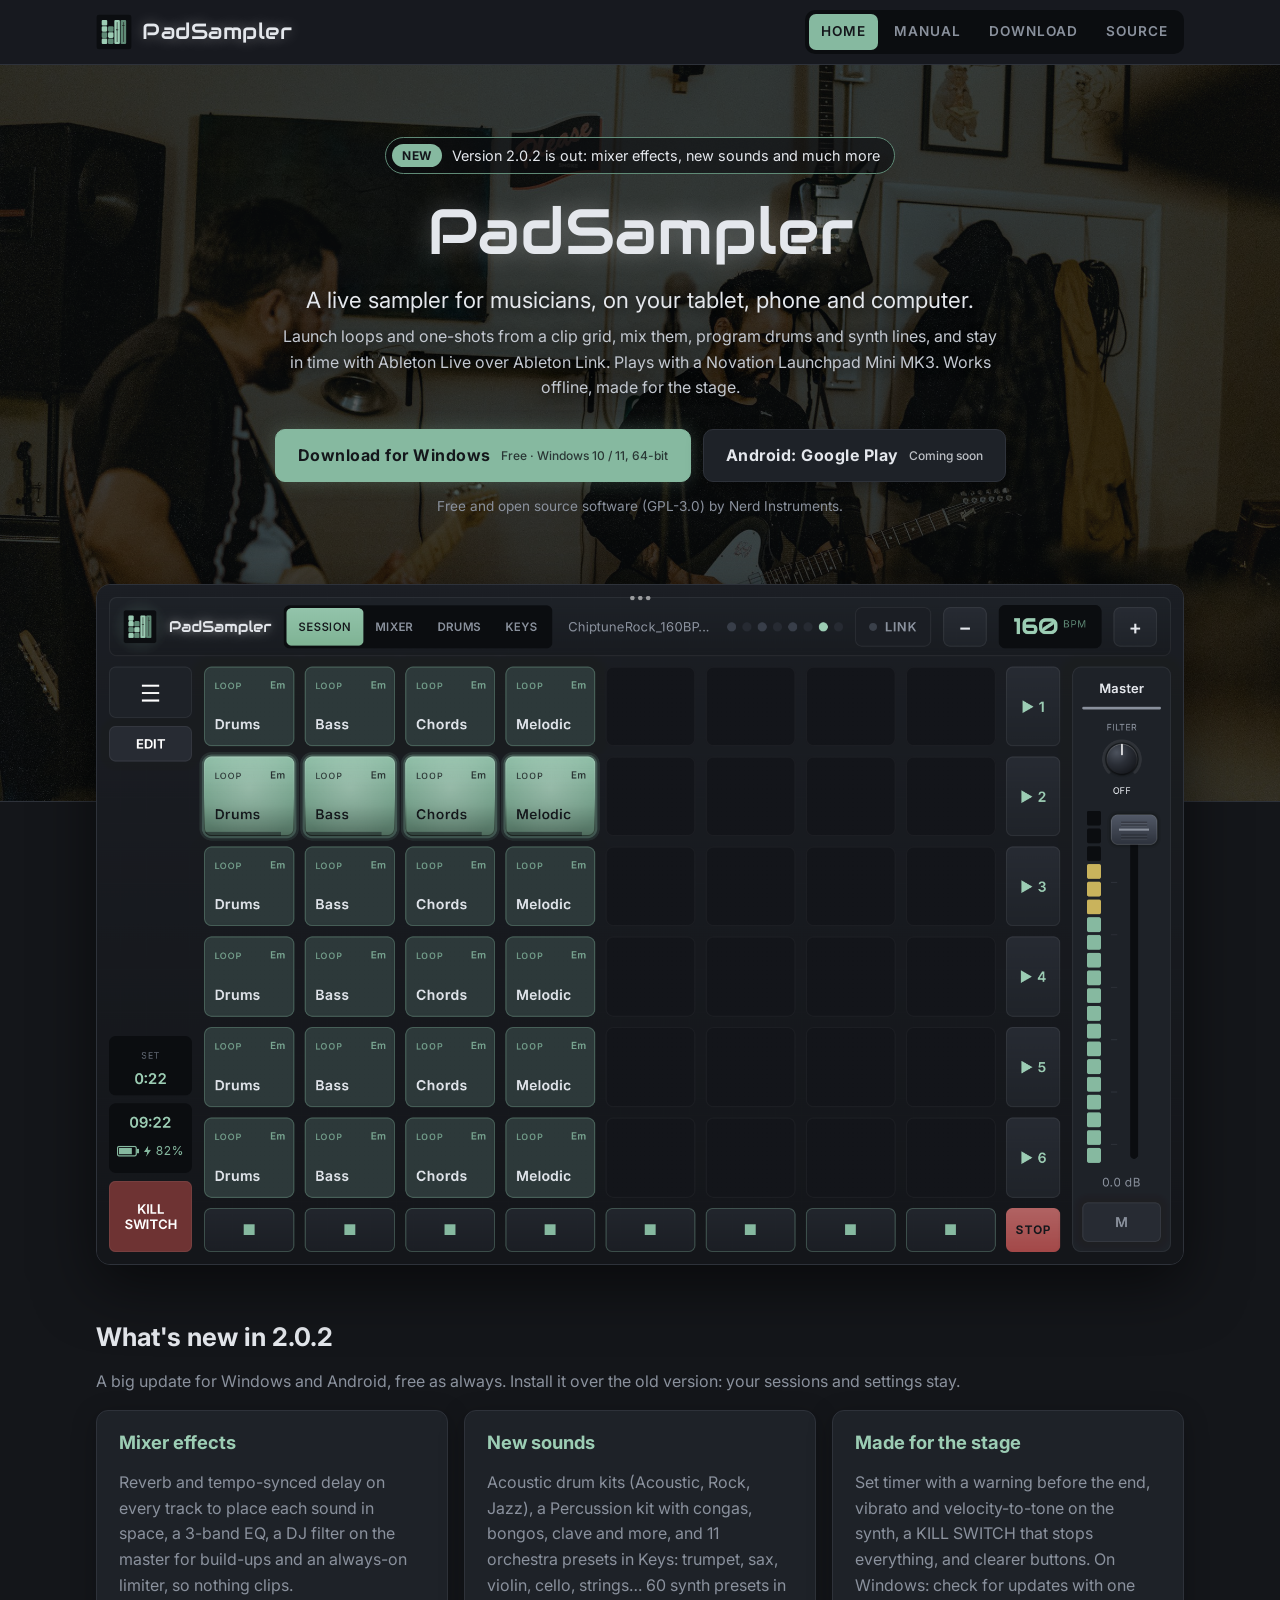
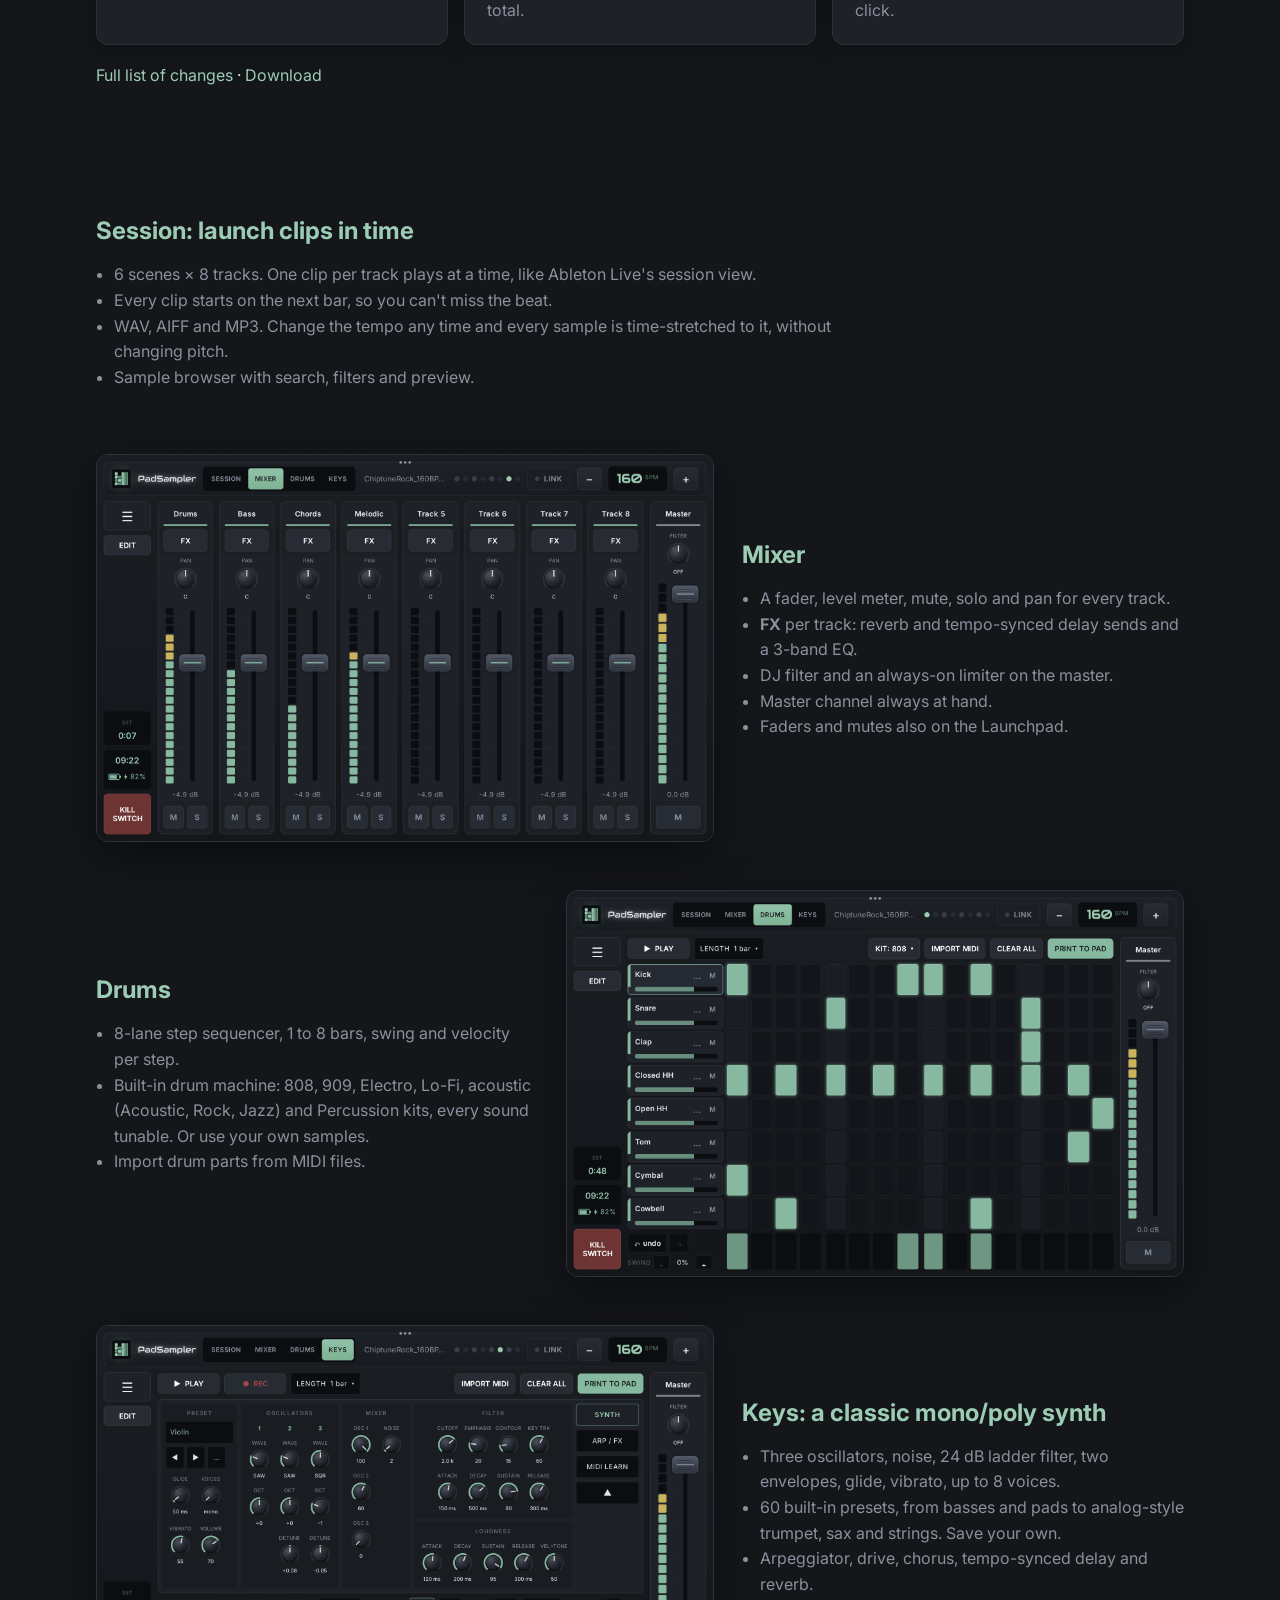
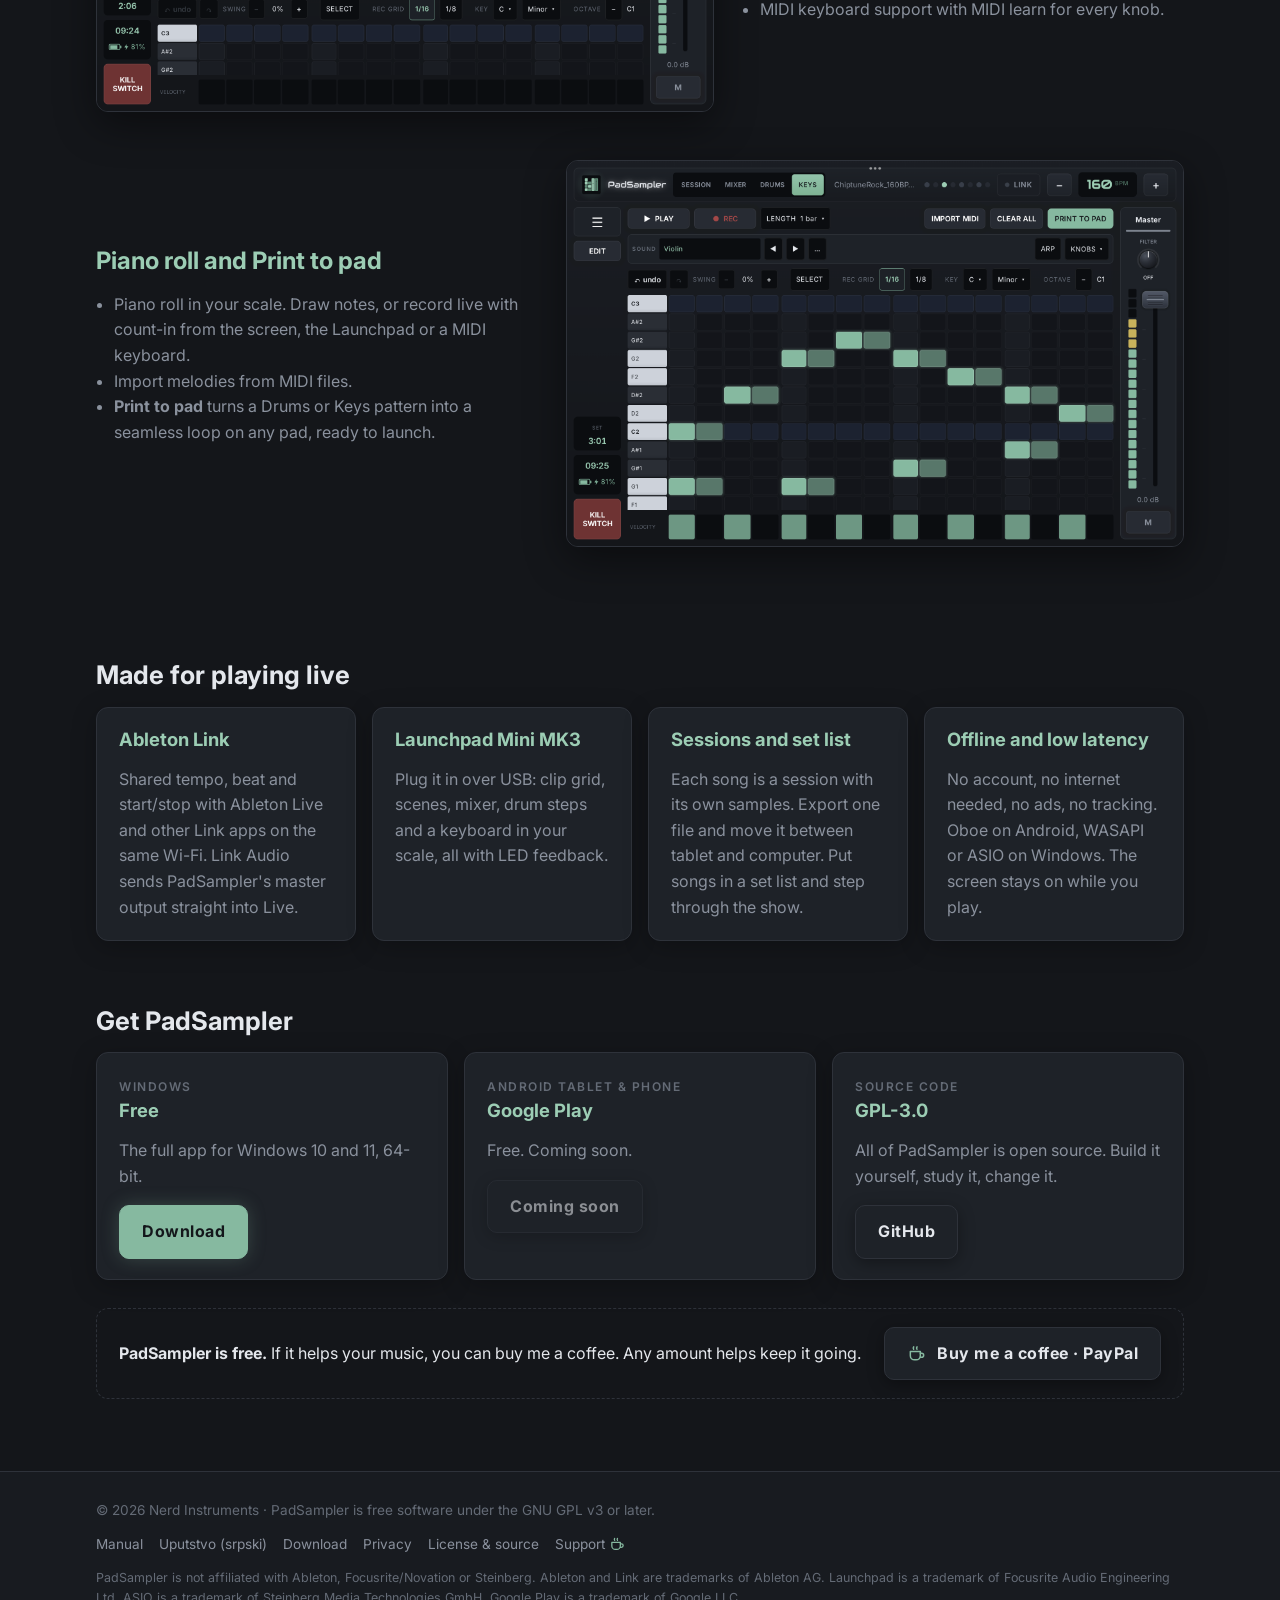
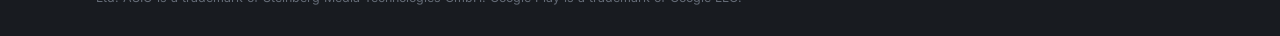
<file: website/index.html>
<!doctype html>
<html lang="en">
<head>
<meta charset="utf-8">
<meta name="viewport" content="width=device-width, initial-scale=1">
<title>PadSampler: live sampler for Android and Windows</title>
<meta name="description" content="PadSampler is a live sampler for Android tablets, phones and Windows: clip launching, mixer, drum machine, synth, Ableton Link and Launchpad support. Free for Windows and Android, open source (GPL-3.0).">
<meta property="og:title" content="PadSampler: live sampler">
<meta property="og:description" content="Clip launching, mixer, drums, synth, Ableton Link and Launchpad support. Android and Windows.">
<meta property="og:image" content="https://nerd-instruments.net/images/session.png?v=202">
<meta property="og:url" content="https://nerd-instruments.net/">
<meta name="theme-color" content="#14161a">
<link rel="icon" href="logo.svg" type="image/svg+xml">
<link rel="stylesheet" href="style.css">
</head>
<body>
<header class="site-header">
  <div class="wrap">
    <a class="brand" href="./"><img src="logo.svg" alt=""><span>PadSampler</span></a>
    <nav class="nav">
      <a class="active" href="./">Home</a>
      <a href="manual.html">Manual</a>
      <a href="download.html">Download</a>
      <a href="license.html">Source</a>
    </nav>
  </div>
</header>

<main>
  <section class="hero">
    <div class="hero-photo">
    <div class="wrap">
      <a class="news" href="#new"><span>New</span> Version 2.0.2 is out: mixer effects, new sounds and much more</a>
      <h1>PadSampler</h1>
      <p class="tagline">A live sampler for musicians, on your tablet, phone and computer.</p>
      <p class="sub">Launch loops and one-shots from a clip grid, mix them, program drums and synth lines, and stay in time
        with Ableton Live over Ableton Link. Plays with a Novation Launchpad Mini MK3. Works offline, made for the stage.</p>
      <div class="btns">
        <a class="btn primary" href="download.html#windows">Download for Windows<small>Free · Windows 10 / 11, 64-bit</small></a>
        <a class="btn" href="download.html#android">Android: Google Play<small>Coming soon</small></a>
      </div>
      <p class="note">Free and open source software (GPL-3.0) by Nerd Instruments.</p>
    </div>
    </div>
    <div class="wrap">
      <img class="shot" src="images/session.png?v=202" width="1920" height="1200" alt="PadSampler session screen: a grid of clips with one scene playing">
    </div>
  </section>

  <section class="section" id="new">
    <div class="wrap">
      <div class="whatsnew">
        <h2>What's new in 2.0.2</h2>
        <p class="muted">A big update for Windows and Android, free as always. Install it over the old version: your sessions and settings stay.</p>
        <div class="grid">
          <div class="panel">
            <h3>Mixer effects</h3>
            <p class="muted">Reverb and tempo-synced delay on every track to place each sound in space, a 3-band EQ,
              a DJ filter on the master for build-ups and an always-on limiter, so nothing clips.</p>
          </div>
          <div class="panel">
            <h3>New sounds</h3>
            <p class="muted">Acoustic drum kits (Acoustic, Rock, Jazz), a Percussion kit with congas, bongos, clave and more,
              and 11 orchestra presets in Keys: trumpet, sax, violin, cello, strings… 60 synth presets in total.</p>
          </div>
          <div class="panel">
            <h3>Made for the stage</h3>
            <p class="muted">Set timer with a warning before the end, vibrato and velocity-to-tone on the synth,
              a KILL SWITCH that stops everything, and clearer buttons. On Windows: check for updates with one click.</p>
          </div>
        </div>
        <p class="more"><a href="https://github.com/rasxxb-hash/padsampler/releases/tag/v2.0.2">Full list of changes</a> · <a href="download.html">Download</a></p>
      </div>
    </div>
  </section>

  <section class="section">
    <div class="wrap">
      <div class="feature solo">
        <div class="text">
          <h3>Session: launch clips in time</h3>
          <ul>
            <li>6 scenes × 8 tracks. One clip per track plays at a time, like Ableton Live's session view.</li>
            <li>Every clip starts on the next bar, so you can't miss the beat.</li>
            <li>WAV, AIFF and MP3. Change the tempo any time and every sample is time-stretched to it, without changing pitch.</li>
            <li>Sample browser with search, filters and preview.</li>
          </ul>
        </div>
      </div>

      <div class="feature rev">
        <div class="text">
          <h3>Mixer</h3>
          <ul>
            <li>A fader, level meter, mute, solo and pan for every track.</li>
            <li><b>FX</b> per track: reverb and tempo-synced delay sends and a 3-band EQ.</li>
            <li>DJ filter and an always-on limiter on the master.</li>
            <li>Master channel always at hand.</li>
            <li>Faders and mutes also on the Launchpad.</li>
          </ul>
        </div>
        <img src="images/mixer.png?v=202" width="1920" height="1200" loading="lazy" alt="Mixer screen">
      </div>

      <div class="feature">
        <div class="text">
          <h3>Drums</h3>
          <ul>
            <li>8-lane step sequencer, 1 to 8 bars, swing and velocity per step.</li>
            <li>Built-in drum machine: 808, 909, Electro, Lo-Fi, acoustic (Acoustic, Rock, Jazz) and Percussion kits, every sound tunable. Or use your own samples.</li>
            <li>Import drum parts from MIDI files.</li>
          </ul>
        </div>
        <img src="images/drums.png?v=202" width="1920" height="1200" loading="lazy" alt="Drums step sequencer">
      </div>

      <div class="feature rev">
        <div class="text">
          <h3>Keys: a classic mono/poly synth</h3>
          <ul>
            <li>Three oscillators, noise, 24 dB ladder filter, two envelopes, glide, vibrato, up to 8 voices.</li>
            <li>60 built-in presets, from basses and pads to analog-style trumpet, sax and strings. Save your own.</li>
            <li>Arpeggiator, drive, chorus, tempo-synced delay and reverb.</li>
            <li>MIDI keyboard support with MIDI learn for every knob.</li>
          </ul>
        </div>
        <img src="images/keys-synth.png?v=202" width="1920" height="1200" loading="lazy" alt="Keys synth panel">
      </div>

      <div class="feature">
        <div class="text">
          <h3>Piano roll and Print to pad</h3>
          <ul>
            <li>Piano roll in your scale. Draw notes, or record live with count-in from the screen, the Launchpad or a MIDI keyboard.</li>
            <li>Import melodies from MIDI files.</li>
            <li><b>Print to pad</b> turns a Drums or Keys pattern into a seamless loop on any pad, ready to launch.</li>
          </ul>
        </div>
        <img src="images/keys.png?v=202" width="1920" height="1200" loading="lazy" alt="Keys piano roll">
      </div>
    </div>
  </section>

  <section class="section">
    <div class="wrap">
      <h2>Made for playing live</h2>
      <div class="grid">
        <div class="panel">
          <h3>Ableton Link</h3>
          <p class="muted">Shared tempo, beat and start/stop with Ableton Live and other Link apps on the same Wi-Fi.
            Link Audio sends PadSampler's master output straight into Live.</p>
        </div>
        <div class="panel">
          <h3>Launchpad Mini MK3</h3>
          <p class="muted">Plug it in over USB: clip grid, scenes, mixer, drum steps and a keyboard in your scale, all with LED feedback.</p>
        </div>
        <div class="panel">
          <h3>Sessions and set list</h3>
          <p class="muted">Each song is a session with its own samples. Export one file and move it between tablet and computer.
            Put songs in a set list and step through the show.</p>
        </div>
        <div class="panel">
          <h3>Offline and low latency</h3>
          <p class="muted">No account, no internet needed, no ads, no tracking. Oboe on Android, WASAPI or ASIO on Windows.
            The screen stays on while you play.</p>
        </div>
      </div>
    </div>
  </section>

  <section class="section">
    <div class="wrap">
      <h2>Get PadSampler</h2>
      <div class="grid">
        <div class="panel">
          <span class="label">Windows</span>
          <h3>Free</h3>
          <p class="muted">The full app for Windows 10 and 11, 64-bit.</p>
          <a class="btn primary" href="download.html#windows">Download</a>
        </div>
        <div class="panel">
          <span class="label">Android tablet &amp; phone</span>
          <h3>Google Play</h3>
          <p class="muted">Free. Coming soon.</p>
          <a class="btn disabled" href="download.html#android">Coming soon</a>
        </div>
        <div class="panel">
          <span class="label">Source code</span>
          <h3>GPL-3.0</h3>
          <p class="muted">All of PadSampler is open source. Build it yourself, study it, change it.</p>
          <a class="btn" href="https://github.com/rasxxb-hash/padsampler">GitHub</a>
        </div>
      </div>
      <div class="support" id="support">
        <p><b>PadSampler is free.</b> If it helps your music, you can buy me a coffee. Any amount helps keep it going.</p>
        <a class="btn" href="https://paypal.me/padsampler"><svg class="ico" viewBox="0 0 24 24" aria-hidden="true"><path d="M4 9h12v5a5 5 0 0 1-5 5H9a5 5 0 0 1-5-5z"/><path d="M16 11h1.5a2.5 2.5 0 0 1 0 5H16"/><path d="M8 3.5c-.7.9-.7 1.8 0 2.7M12 3.5c-.7.9-.7 1.8 0 2.7"/></svg>Buy me a coffee · PayPal</a>
      </div>
    </div>
  </section>
</main>

<footer class="site-footer">
  <div class="wrap">
    <p>© 2026 Nerd Instruments · PadSampler is free software under the GNU GPL v3 or later.</p>
    <nav>
      <a href="manual.html">Manual</a>
      <a href="uputstvo.html">Uputstvo (srpski)</a>
      <a href="download.html">Download</a>
      <a href="privacy.html">Privacy</a>
      <a href="license.html">License &amp; source</a>
      <a href="https://paypal.me/padsampler">Support <svg class="ico" viewBox="0 0 24 24" aria-hidden="true"><path d="M4 9h12v5a5 5 0 0 1-5 5H9a5 5 0 0 1-5-5z"/><path d="M16 11h1.5a2.5 2.5 0 0 1 0 5H16"/><path d="M8 3.5c-.7.9-.7 1.8 0 2.7M12 3.5c-.7.9-.7 1.8 0 2.7"/></svg></a>
    </nav>
    <p class="tm">PadSampler is not affiliated with Ableton, Focusrite/Novation or Steinberg. Ableton and Link are trademarks of Ableton AG.
      Launchpad is a trademark of Focusrite Audio Engineering Ltd. ASIO is a trademark of Steinberg Media Technologies GmbH.
      Google Play is a trademark of Google LLC.</p>
  </div>
</footer>
</body>
</html>
</file>
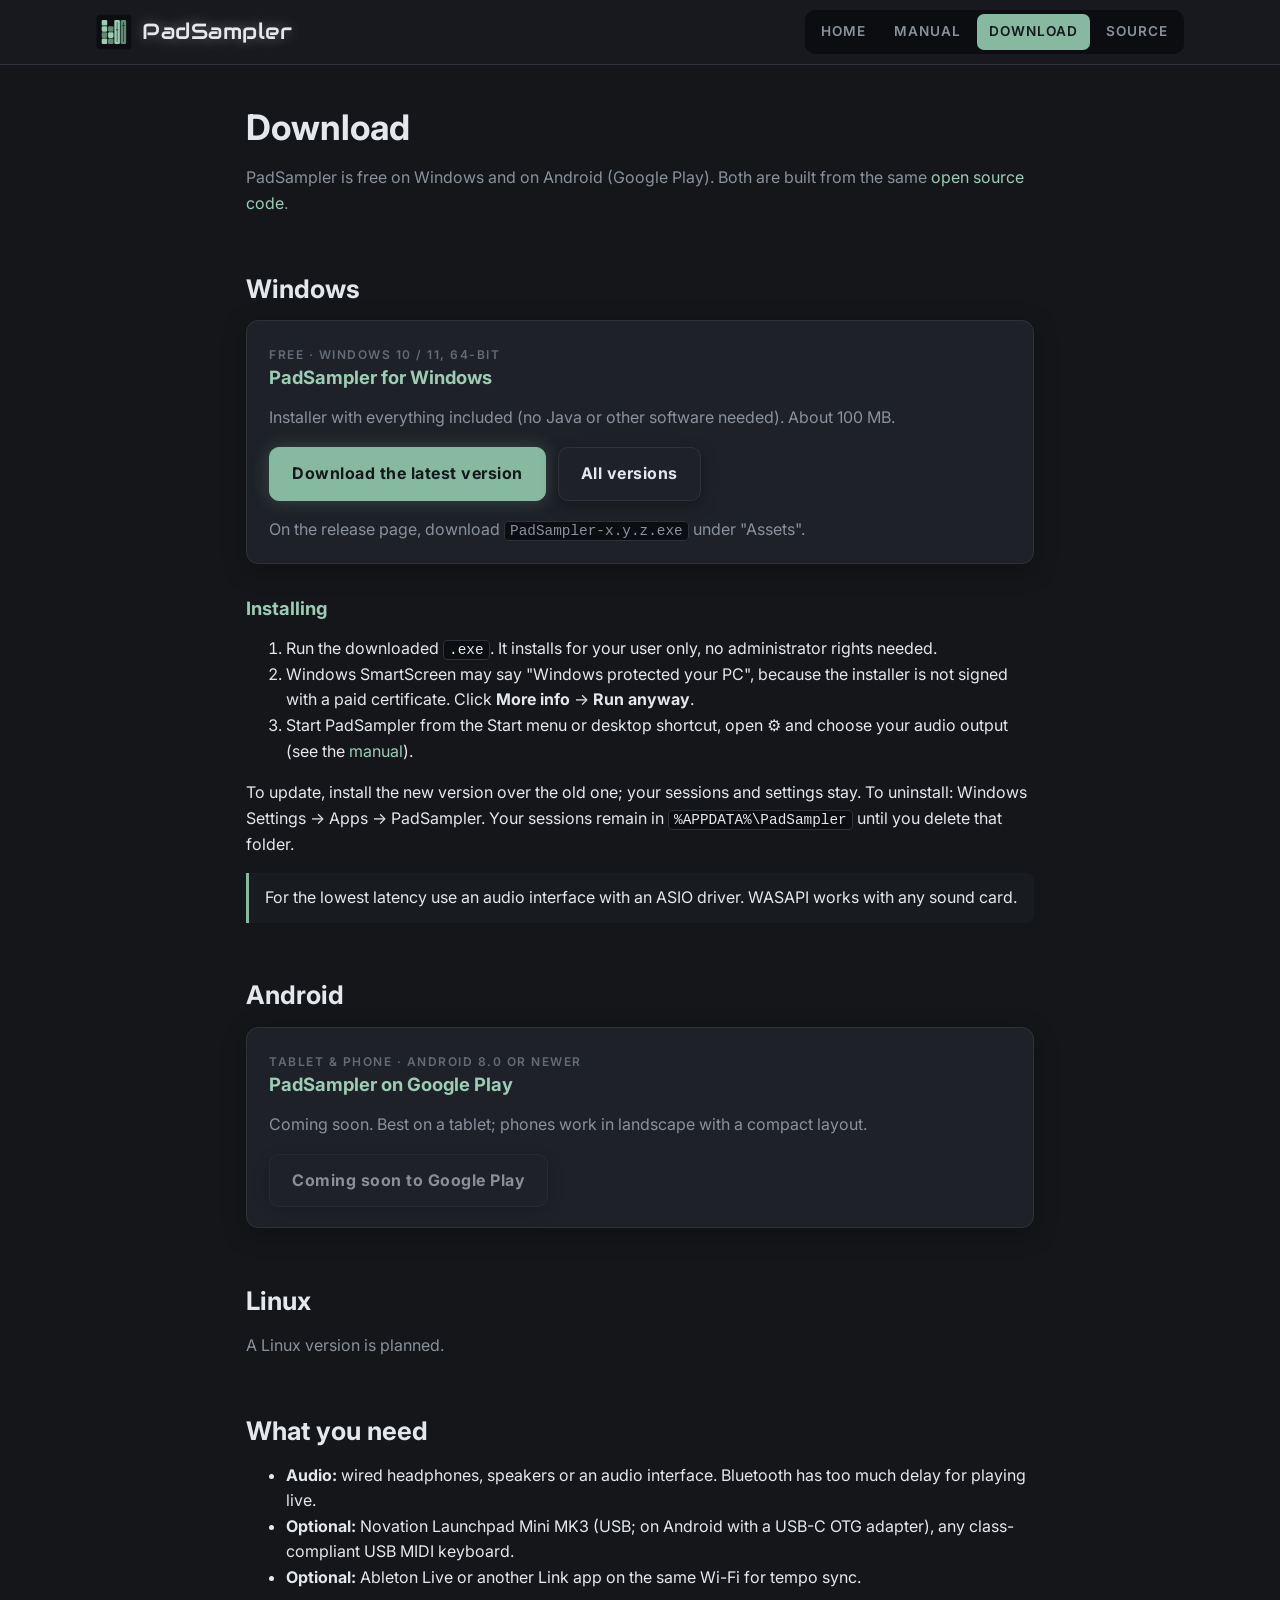
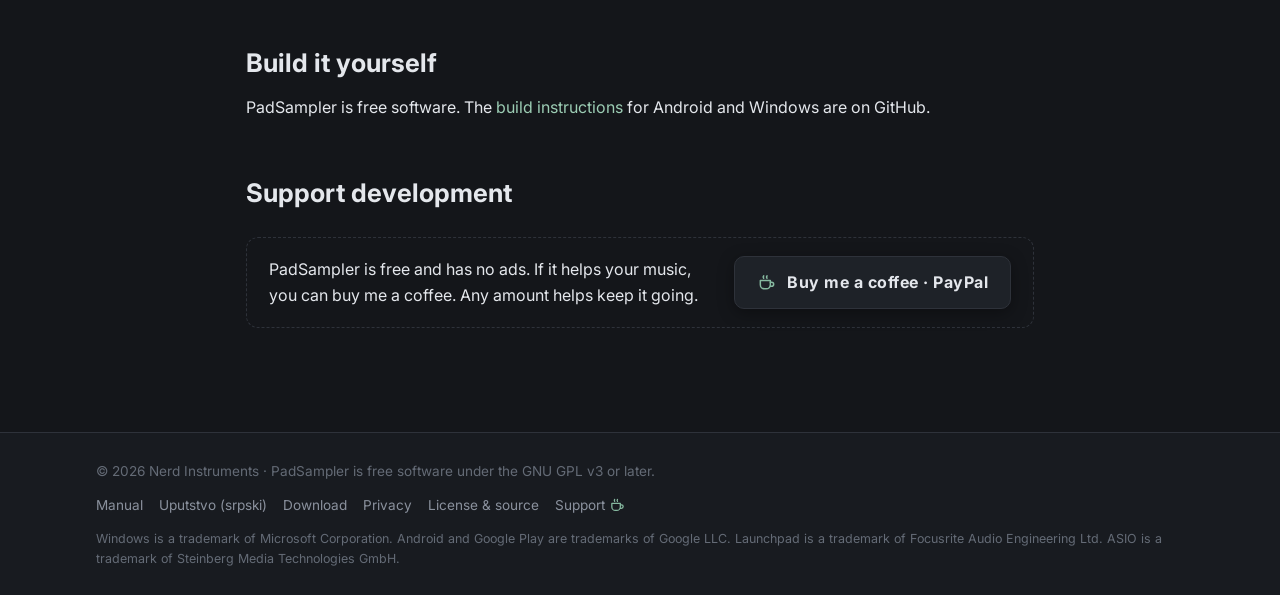
<file: website/download.html>
<!doctype html>
<html lang="en">
<head>
<meta charset="utf-8">
<meta name="viewport" content="width=device-width, initial-scale=1">
<title>Download PadSampler</title>
<meta name="description" content="Download PadSampler for Windows or get it for Android on Google Play, free on both.">
<meta name="theme-color" content="#14161a">
<link rel="icon" href="logo.svg" type="image/svg+xml">
<link rel="stylesheet" href="style.css">
</head>
<body>
<header class="site-header">
  <div class="wrap">
    <a class="brand" href="./"><img src="logo.svg" alt=""><span>PadSampler</span></a>
    <nav class="nav">
      <a href="./">Home</a>
      <a href="manual.html">Manual</a>
      <a class="active" href="download.html">Download</a>
      <a href="license.html">Source</a>
    </nav>
  </div>
</header>

<main class="wrap page">
  <h1>Download</h1>
  <p class="muted">PadSampler is free on Windows and on Android (Google Play).
    Both are built from the same <a href="license.html">open source code</a>.</p>

  <h2 id="windows">Windows</h2>
  <div class="panel">
    <span class="label">Free · Windows 10 / 11, 64-bit</span>
    <h3>PadSampler for Windows</h3>
    <p class="muted">Installer with everything included (no Java or other software needed). About 100 MB.</p>
    <div class="btns">
      <a class="btn primary" href="https://github.com/rasxxb-hash/padsampler/releases/latest">Download the latest version</a>
      <a class="btn" href="https://github.com/rasxxb-hash/padsampler/releases">All versions</a>
    </div>
    <p class="muted">On the release page, download <code>PadSampler-x.y.z.exe</code> under "Assets".</p>
  </div>
  <h3>Installing</h3>
  <ol>
    <li>Run the downloaded <code>.exe</code>. It installs for your user only, no administrator rights needed.</li>
    <li>Windows SmartScreen may say "Windows protected your PC", because the installer is not signed with a paid certificate.
      Click <b>More info</b> → <b>Run anyway</b>.</li>
    <li>Start PadSampler from the Start menu or desktop shortcut, open <b>⚙</b> and choose your audio output
      (see the <a href="manual.html#windows">manual</a>).</li>
  </ol>
  <p>To update, install the new version over the old one; your sessions and settings stay. To uninstall:
    Windows Settings → Apps → PadSampler. Your sessions remain in <code>%APPDATA%\PadSampler</code> until you delete that folder.</p>
  <div class="tip">For the lowest latency use an audio interface with an ASIO driver. WASAPI works with any sound card.</div>

  <h2 id="android">Android</h2>
  <div class="panel">
    <span class="label">Tablet &amp; phone · Android 8.0 or newer</span>
    <h3>PadSampler on Google Play</h3>
    <p class="muted">Coming soon. Best on a tablet; phones work in landscape with a compact layout.</p>
    <a class="btn disabled" href="#android">Coming soon to Google Play</a>
  </div>

  <h2 id="linux">Linux</h2>
  <p class="muted">A Linux version is planned.</p>

  <h2>What you need</h2>
  <ul>
    <li><b>Audio:</b> wired headphones, speakers or an audio interface. Bluetooth has too much delay for playing live.</li>
    <li><b>Optional:</b> Novation Launchpad Mini MK3 (USB; on Android with a USB-C OTG adapter), any class-compliant USB MIDI keyboard.</li>
    <li><b>Optional:</b> Ableton Live or another Link app on the same Wi-Fi for tempo sync.</li>
  </ul>

  <h2>Build it yourself</h2>
  <p>PadSampler is free software. The <a href="https://github.com/rasxxb-hash/padsampler#building-from-source">build instructions</a>
    for Android and Windows are on GitHub.</p>

  <h2 id="support">Support development</h2>
  <div class="support">
    <p>PadSampler is free and has no ads. If it helps your music, you can buy me a coffee. Any amount helps keep it going.</p>
    <a class="btn" href="https://paypal.me/padsampler"><svg class="ico" viewBox="0 0 24 24" aria-hidden="true"><path d="M4 9h12v5a5 5 0 0 1-5 5H9a5 5 0 0 1-5-5z"/><path d="M16 11h1.5a2.5 2.5 0 0 1 0 5H16"/><path d="M8 3.5c-.7.9-.7 1.8 0 2.7M12 3.5c-.7.9-.7 1.8 0 2.7"/></svg>Buy me a coffee · PayPal</a>
  </div>
</main>

<footer class="site-footer">
  <div class="wrap">
    <p>© 2026 Nerd Instruments · PadSampler is free software under the GNU GPL v3 or later.</p>
    <nav>
      <a href="manual.html">Manual</a>
      <a href="uputstvo.html">Uputstvo (srpski)</a>
      <a href="download.html">Download</a>
      <a href="privacy.html">Privacy</a>
      <a href="license.html">License &amp; source</a>
      <a href="https://paypal.me/padsampler">Support <svg class="ico" viewBox="0 0 24 24" aria-hidden="true"><path d="M4 9h12v5a5 5 0 0 1-5 5H9a5 5 0 0 1-5-5z"/><path d="M16 11h1.5a2.5 2.5 0 0 1 0 5H16"/><path d="M8 3.5c-.7.9-.7 1.8 0 2.7M12 3.5c-.7.9-.7 1.8 0 2.7"/></svg></a>
    </nav>
    <p class="tm">Windows is a trademark of Microsoft Corporation. Android and Google Play are trademarks of Google LLC.
      Launchpad is a trademark of Focusrite Audio Engineering Ltd. ASIO is a trademark of Steinberg Media Technologies GmbH.</p>
  </div>
</footer>
</body>
</html>
</file>
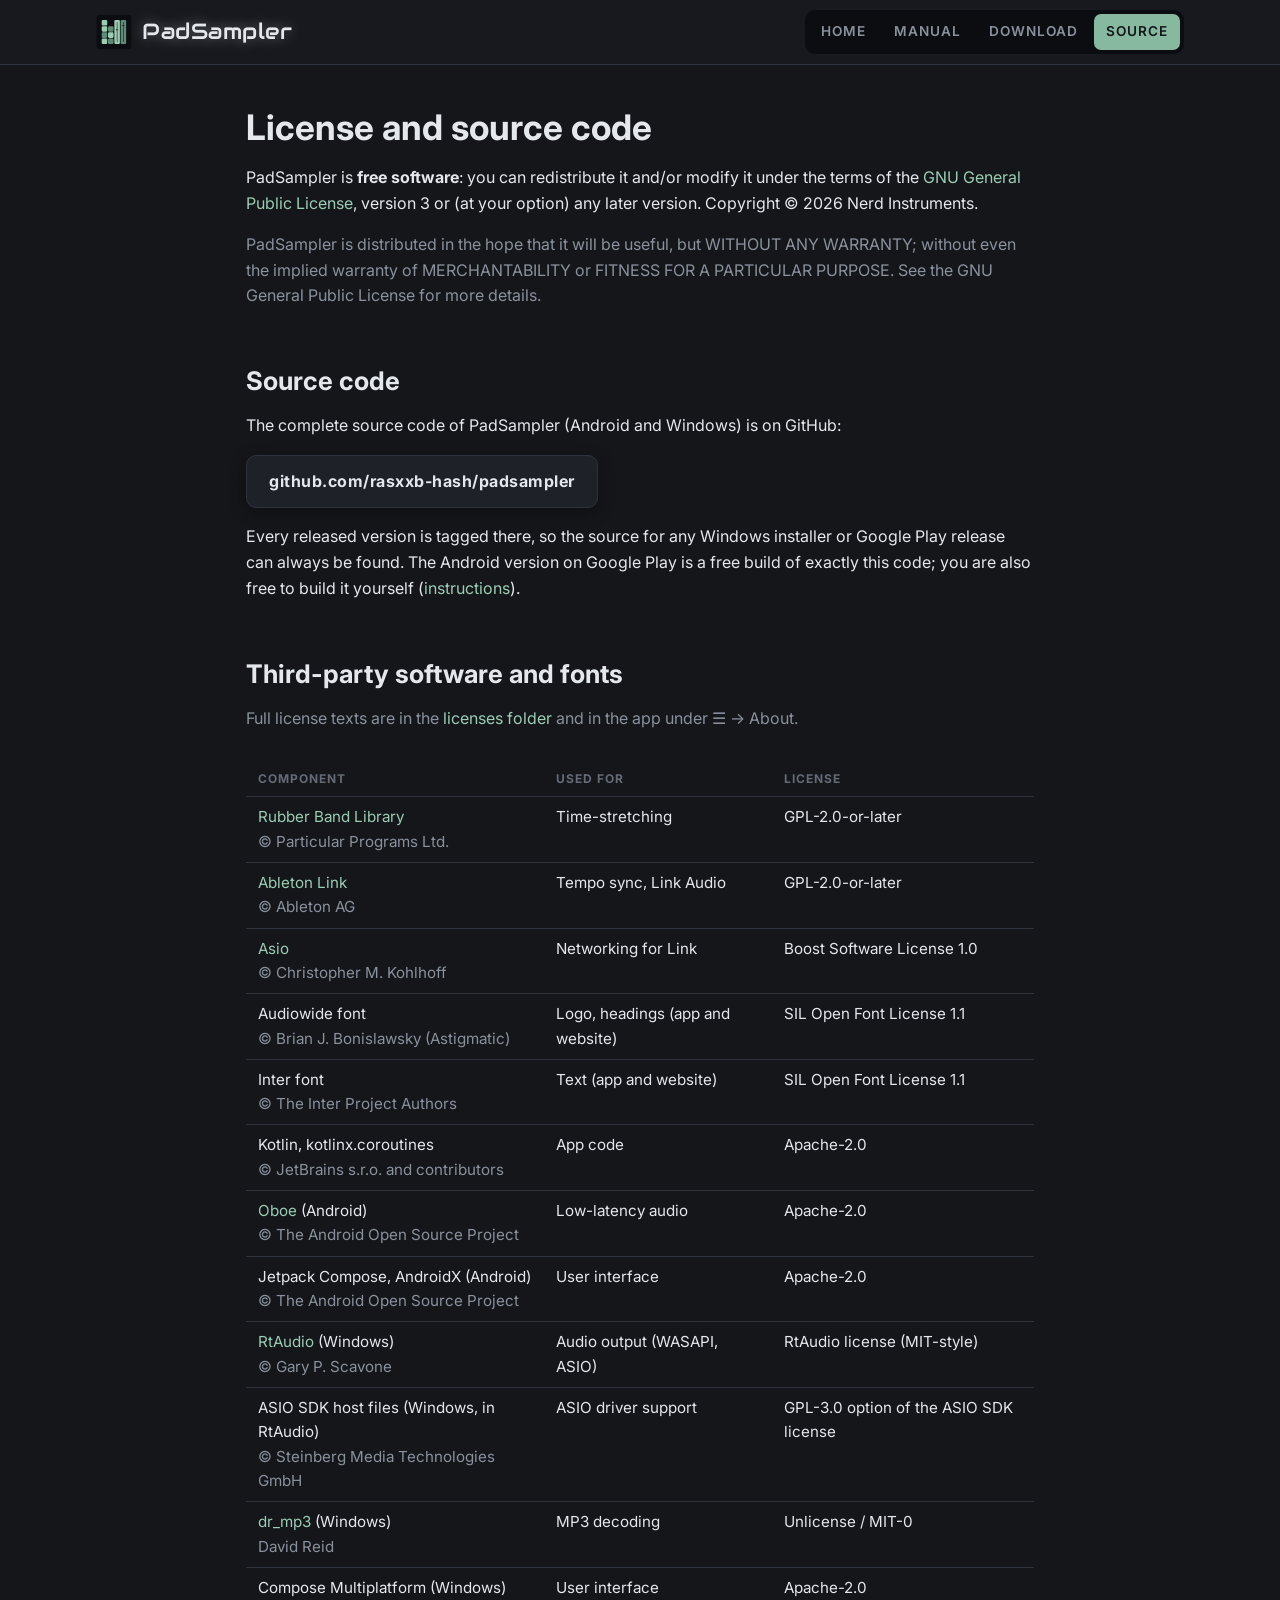
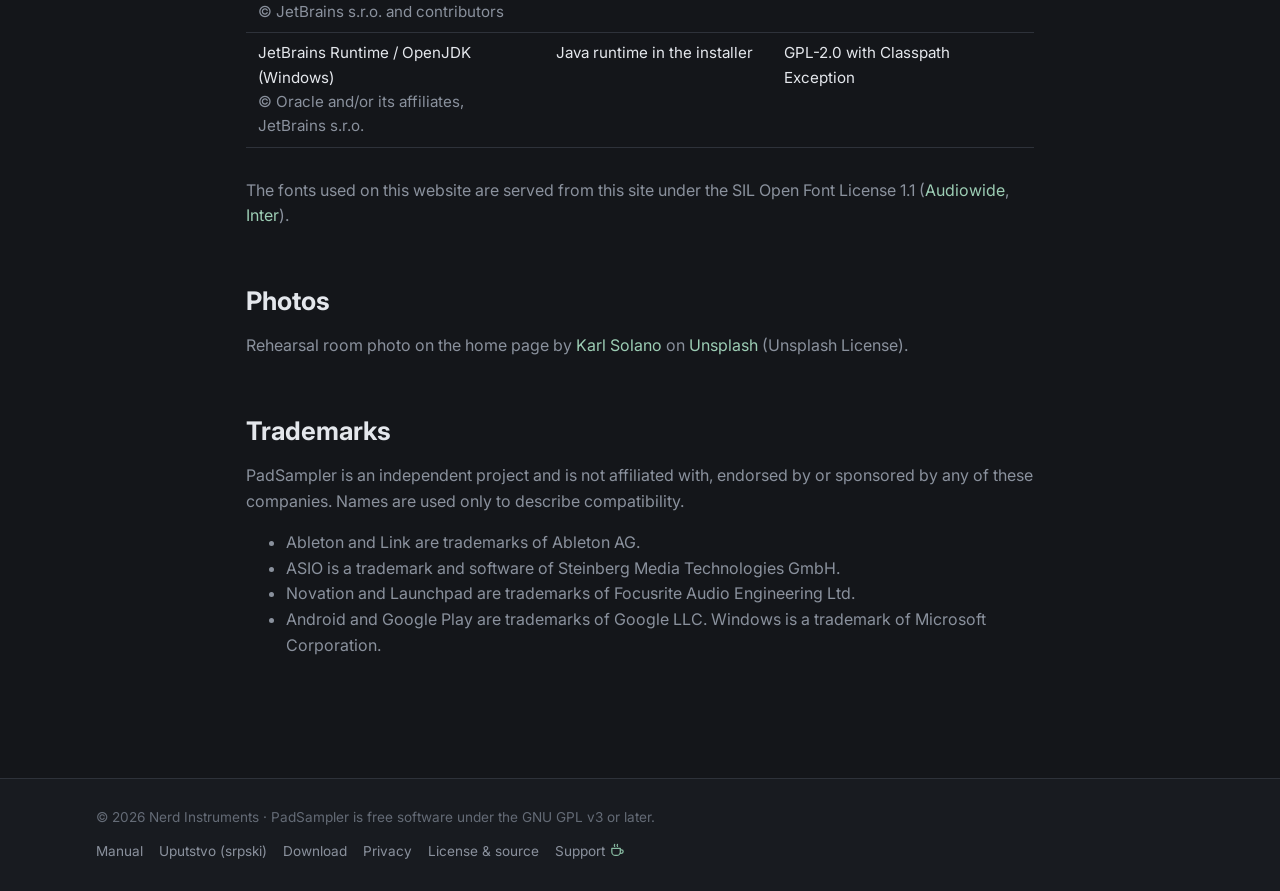
<file: website/license.html>
<!doctype html>
<html lang="en">
<head>
<meta charset="utf-8">
<meta name="viewport" content="width=device-width, initial-scale=1">
<title>PadSampler License and Source</title>
<meta name="description" content="PadSampler is free software under the GNU GPL v3 or later. Source code, third-party licenses and trademarks.">
<meta name="theme-color" content="#14161a">
<link rel="icon" href="logo.svg" type="image/svg+xml">
<link rel="stylesheet" href="style.css">
</head>
<body>
<header class="site-header">
  <div class="wrap">
    <a class="brand" href="./"><img src="logo.svg" alt=""><span>PadSampler</span></a>
    <nav class="nav">
      <a href="./">Home</a>
      <a href="manual.html">Manual</a>
      <a href="download.html">Download</a>
      <a class="active" href="license.html">Source</a>
    </nav>
  </div>
</header>

<main class="wrap page">
  <h1>License and source code</h1>
  <p>PadSampler is <b>free software</b>: you can redistribute it and/or modify it under the terms of the
    <a href="https://github.com/rasxxb-hash/padsampler/blob/main/LICENSE">GNU General Public License</a>, version 3 or (at your option)
    any later version. Copyright © 2026 Nerd Instruments.</p>
  <p class="muted">PadSampler is distributed in the hope that it will be useful, but WITHOUT ANY WARRANTY; without even the implied
    warranty of MERCHANTABILITY or FITNESS FOR A PARTICULAR PURPOSE. See the GNU General Public License for more details.</p>

  <h2>Source code</h2>
  <p>The complete source code of PadSampler (Android and Windows) is on GitHub:</p>
  <p><a class="btn" href="https://github.com/rasxxb-hash/padsampler">github.com/rasxxb-hash/padsampler</a></p>
  <p>Every released version is tagged there, so the source for any Windows installer or Google Play release can always be found.
    The Android version on Google Play is a free build of exactly this code; you are also free to build it yourself
    (<a href="https://github.com/rasxxb-hash/padsampler#building-from-source">instructions</a>).</p>

  <h2>Third-party software and fonts</h2>
  <p class="muted">Full license texts are in the <a href="https://github.com/rasxxb-hash/padsampler/tree/main/licenses">licenses folder</a>
    and in the app under ☰ → About.</p>
  <div class="table-wrap"><table>
    <tr><th>Component</th><th>Used for</th><th>License</th></tr>
    <tr><td><a href="https://breakfastquay.com/rubberband/">Rubber Band Library</a><br><span class="muted">© Particular Programs Ltd.</span></td><td>Time-stretching</td><td>GPL-2.0-or-later</td></tr>
    <tr><td><a href="https://github.com/Ableton/link">Ableton Link</a><br><span class="muted">© Ableton AG</span></td><td>Tempo sync, Link Audio</td><td>GPL-2.0-or-later</td></tr>
    <tr><td><a href="https://think-async.com/Asio/">Asio</a><br><span class="muted">© Christopher M. Kohlhoff</span></td><td>Networking for Link</td><td>Boost Software License 1.0</td></tr>
    <tr><td>Audiowide font<br><span class="muted">© Brian J. Bonislawsky (Astigmatic)</span></td><td>Logo, headings (app and website)</td><td>SIL Open Font License 1.1</td></tr>
    <tr><td>Inter font<br><span class="muted">© The Inter Project Authors</span></td><td>Text (app and website)</td><td>SIL Open Font License 1.1</td></tr>
    <tr><td>Kotlin, kotlinx.coroutines<br><span class="muted">© JetBrains s.r.o. and contributors</span></td><td>App code</td><td>Apache-2.0</td></tr>
    <tr><td><a href="https://github.com/google/oboe">Oboe</a> (Android)<br><span class="muted">© The Android Open Source Project</span></td><td>Low-latency audio</td><td>Apache-2.0</td></tr>
    <tr><td>Jetpack Compose, AndroidX (Android)<br><span class="muted">© The Android Open Source Project</span></td><td>User interface</td><td>Apache-2.0</td></tr>
    <tr><td><a href="https://github.com/thestk/rtaudio">RtAudio</a> (Windows)<br><span class="muted">© Gary P. Scavone</span></td><td>Audio output (WASAPI, ASIO)</td><td>RtAudio license (MIT-style)</td></tr>
    <tr><td>ASIO SDK host files (Windows, in RtAudio)<br><span class="muted">© Steinberg Media Technologies GmbH</span></td><td>ASIO driver support</td><td>GPL-3.0 option of the ASIO SDK license</td></tr>
    <tr><td><a href="https://github.com/mackron/dr_libs">dr_mp3</a> (Windows)<br><span class="muted">David Reid</span></td><td>MP3 decoding</td><td>Unlicense / MIT-0</td></tr>
    <tr><td>Compose Multiplatform (Windows)<br><span class="muted">© JetBrains s.r.o. and contributors</span></td><td>User interface</td><td>Apache-2.0</td></tr>
    <tr><td>JetBrains Runtime / OpenJDK (Windows)<br><span class="muted">© Oracle and/or its affiliates, JetBrains s.r.o.</span></td><td>Java runtime in the installer</td><td>GPL-2.0 with Classpath Exception</td></tr>
  </table></div>
  <p class="muted">The fonts used on this website are served from this site under the SIL Open Font License 1.1
    (<a href="fonts/OFL-1.1-Audiowide.txt">Audiowide</a>, <a href="fonts/OFL-1.1-Inter.txt">Inter</a>).</p>

  <h2>Photos</h2>
  <p class="muted">Rehearsal room photo on the home page by <a href="https://unsplash.com/@karlsolano">Karl Solano</a> on
    <a href="https://unsplash.com/photos/bfPDH8dRH6E">Unsplash</a> (Unsplash License).</p>

  <h2>Trademarks</h2>
  <p class="muted">PadSampler is an independent project and is not affiliated with, endorsed by or sponsored by any of these companies.
    Names are used only to describe compatibility.</p>
  <ul class="muted">
    <li>Ableton and Link are trademarks of Ableton AG.</li>
    <li>ASIO is a trademark and software of Steinberg Media Technologies GmbH.</li>
    <li>Novation and Launchpad are trademarks of Focusrite Audio Engineering Ltd.</li>
    <li>Android and Google Play are trademarks of Google LLC. Windows is a trademark of Microsoft Corporation.</li>
  </ul>
</main>

<footer class="site-footer">
  <div class="wrap">
    <p>© 2026 Nerd Instruments · PadSampler is free software under the GNU GPL v3 or later.</p>
    <nav>
      <a href="manual.html">Manual</a>
      <a href="uputstvo.html">Uputstvo (srpski)</a>
      <a href="download.html">Download</a>
      <a href="privacy.html">Privacy</a>
      <a href="license.html">License &amp; source</a>
      <a href="https://paypal.me/padsampler">Support <svg class="ico" viewBox="0 0 24 24" aria-hidden="true"><path d="M4 9h12v5a5 5 0 0 1-5 5H9a5 5 0 0 1-5-5z"/><path d="M16 11h1.5a2.5 2.5 0 0 1 0 5H16"/><path d="M8 3.5c-.7.9-.7 1.8 0 2.7M12 3.5c-.7.9-.7 1.8 0 2.7"/></svg></a>
    </nav>
  </div>
</footer>
</body>
</html>
</file>
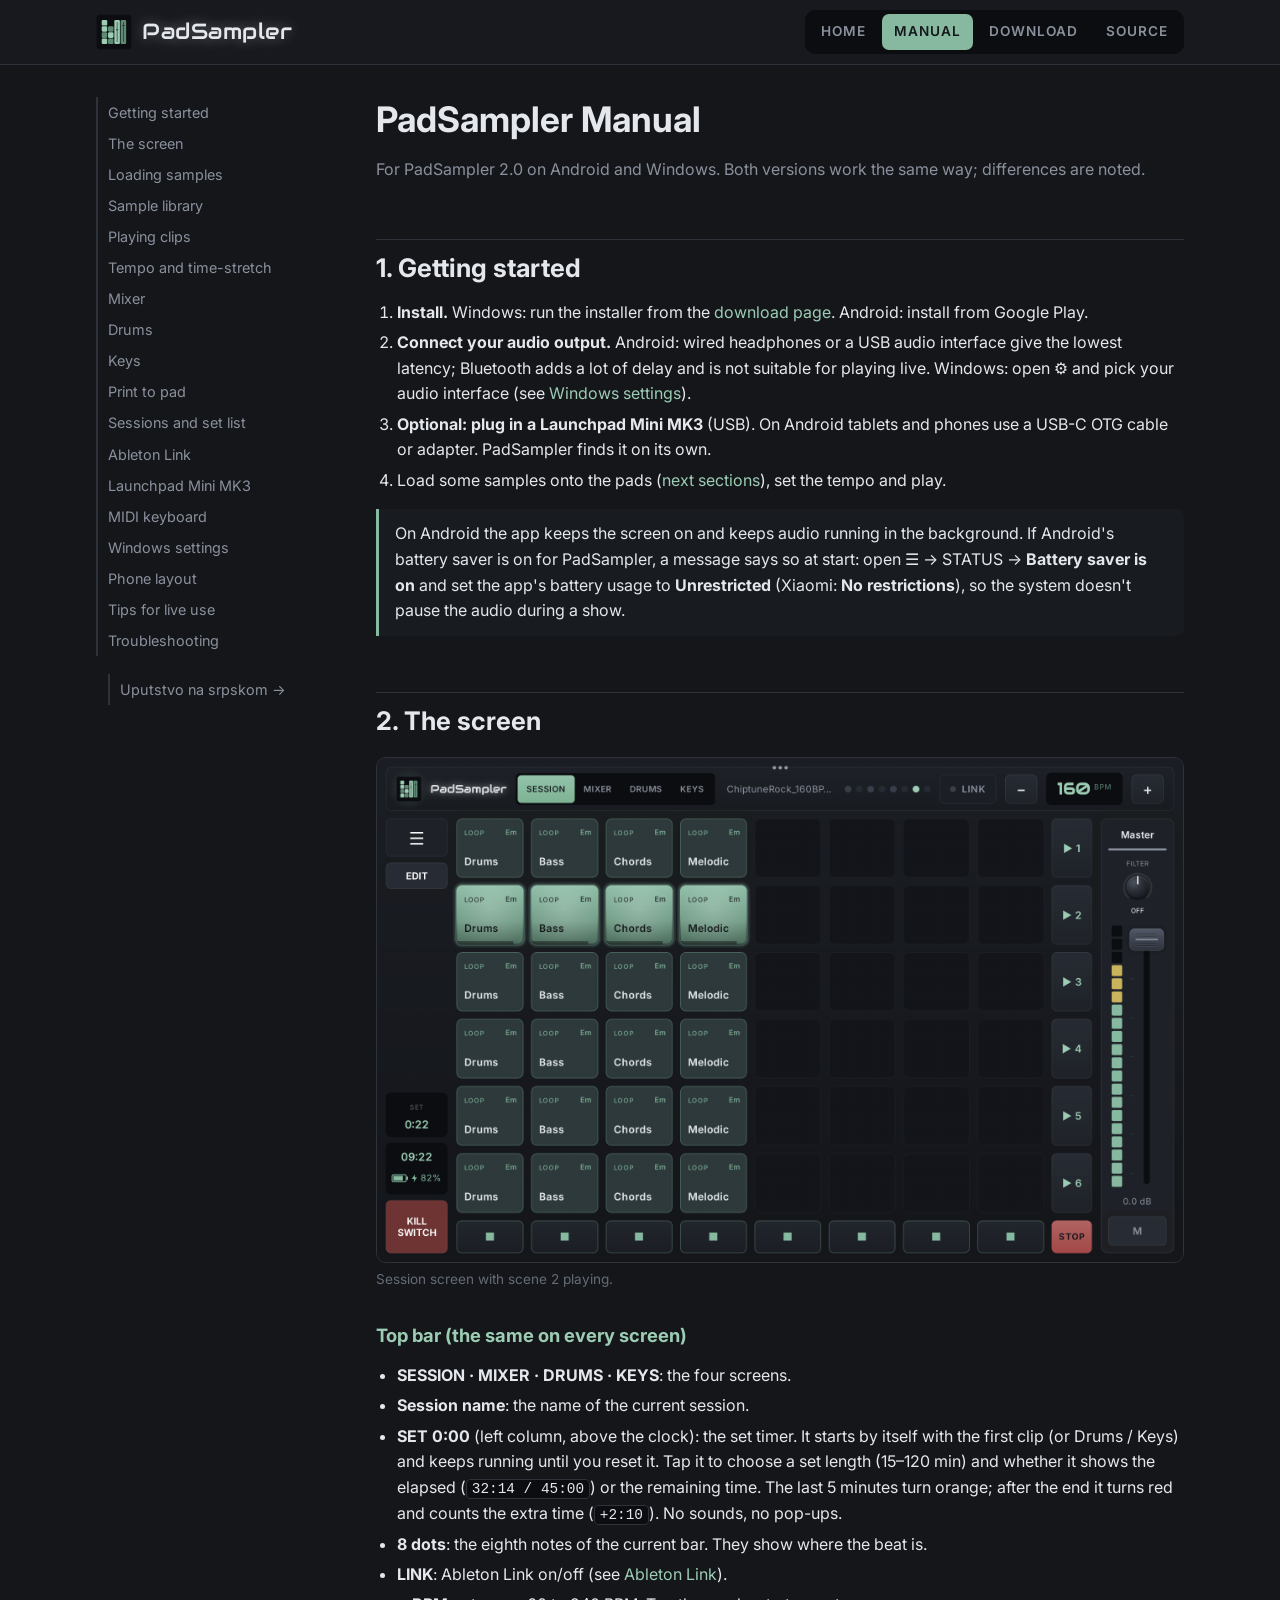
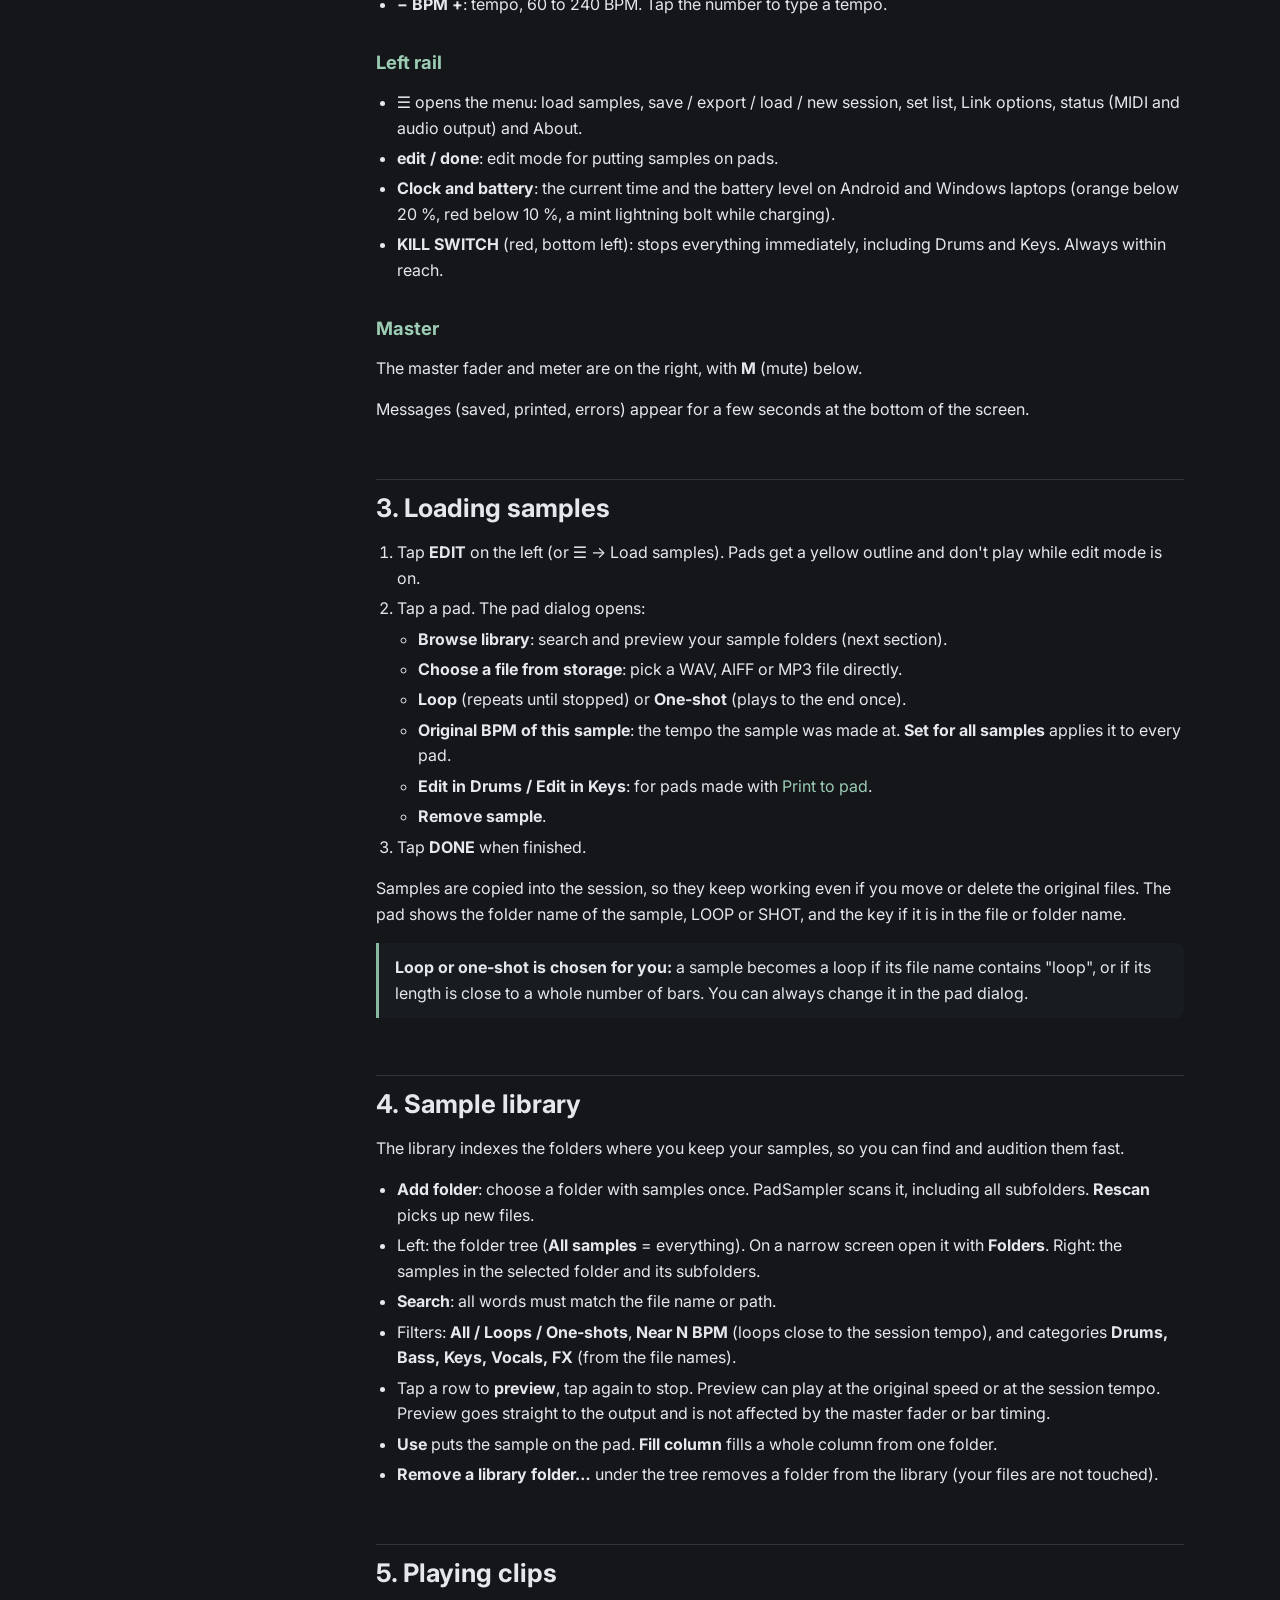
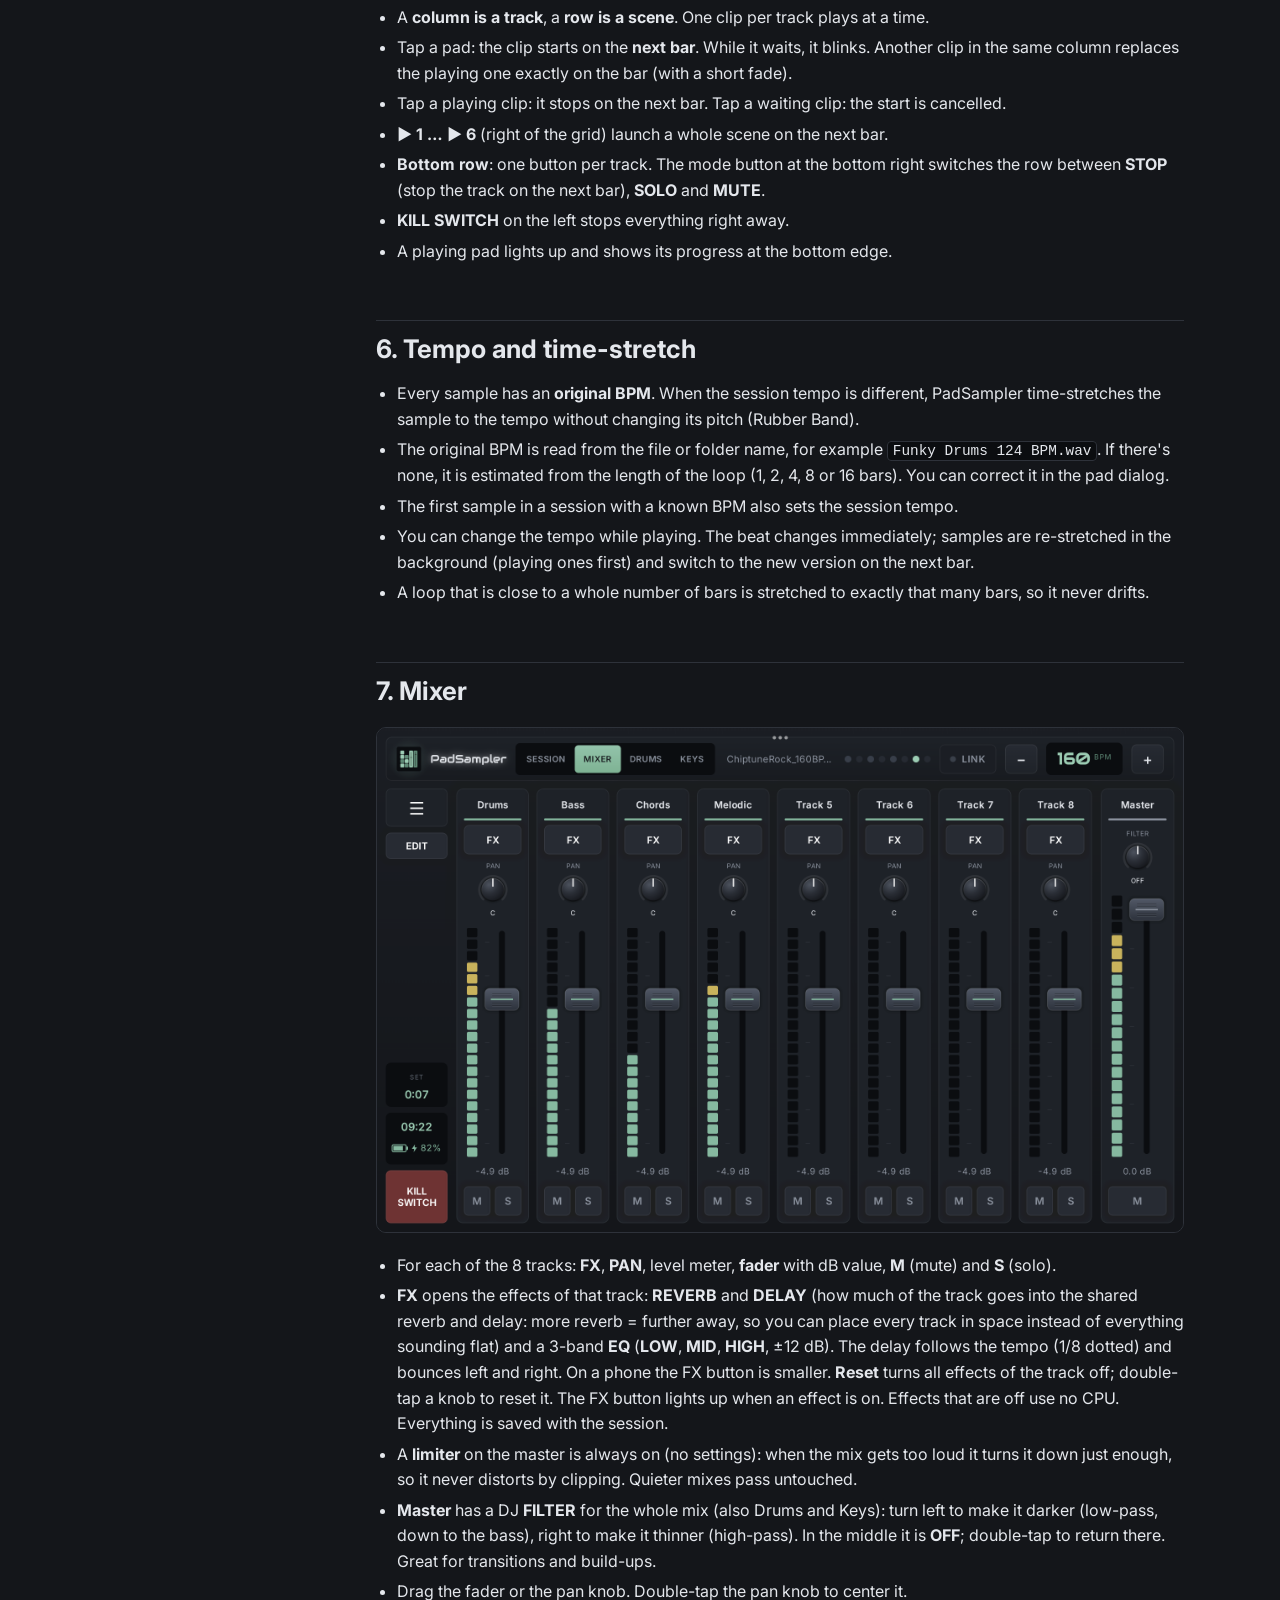
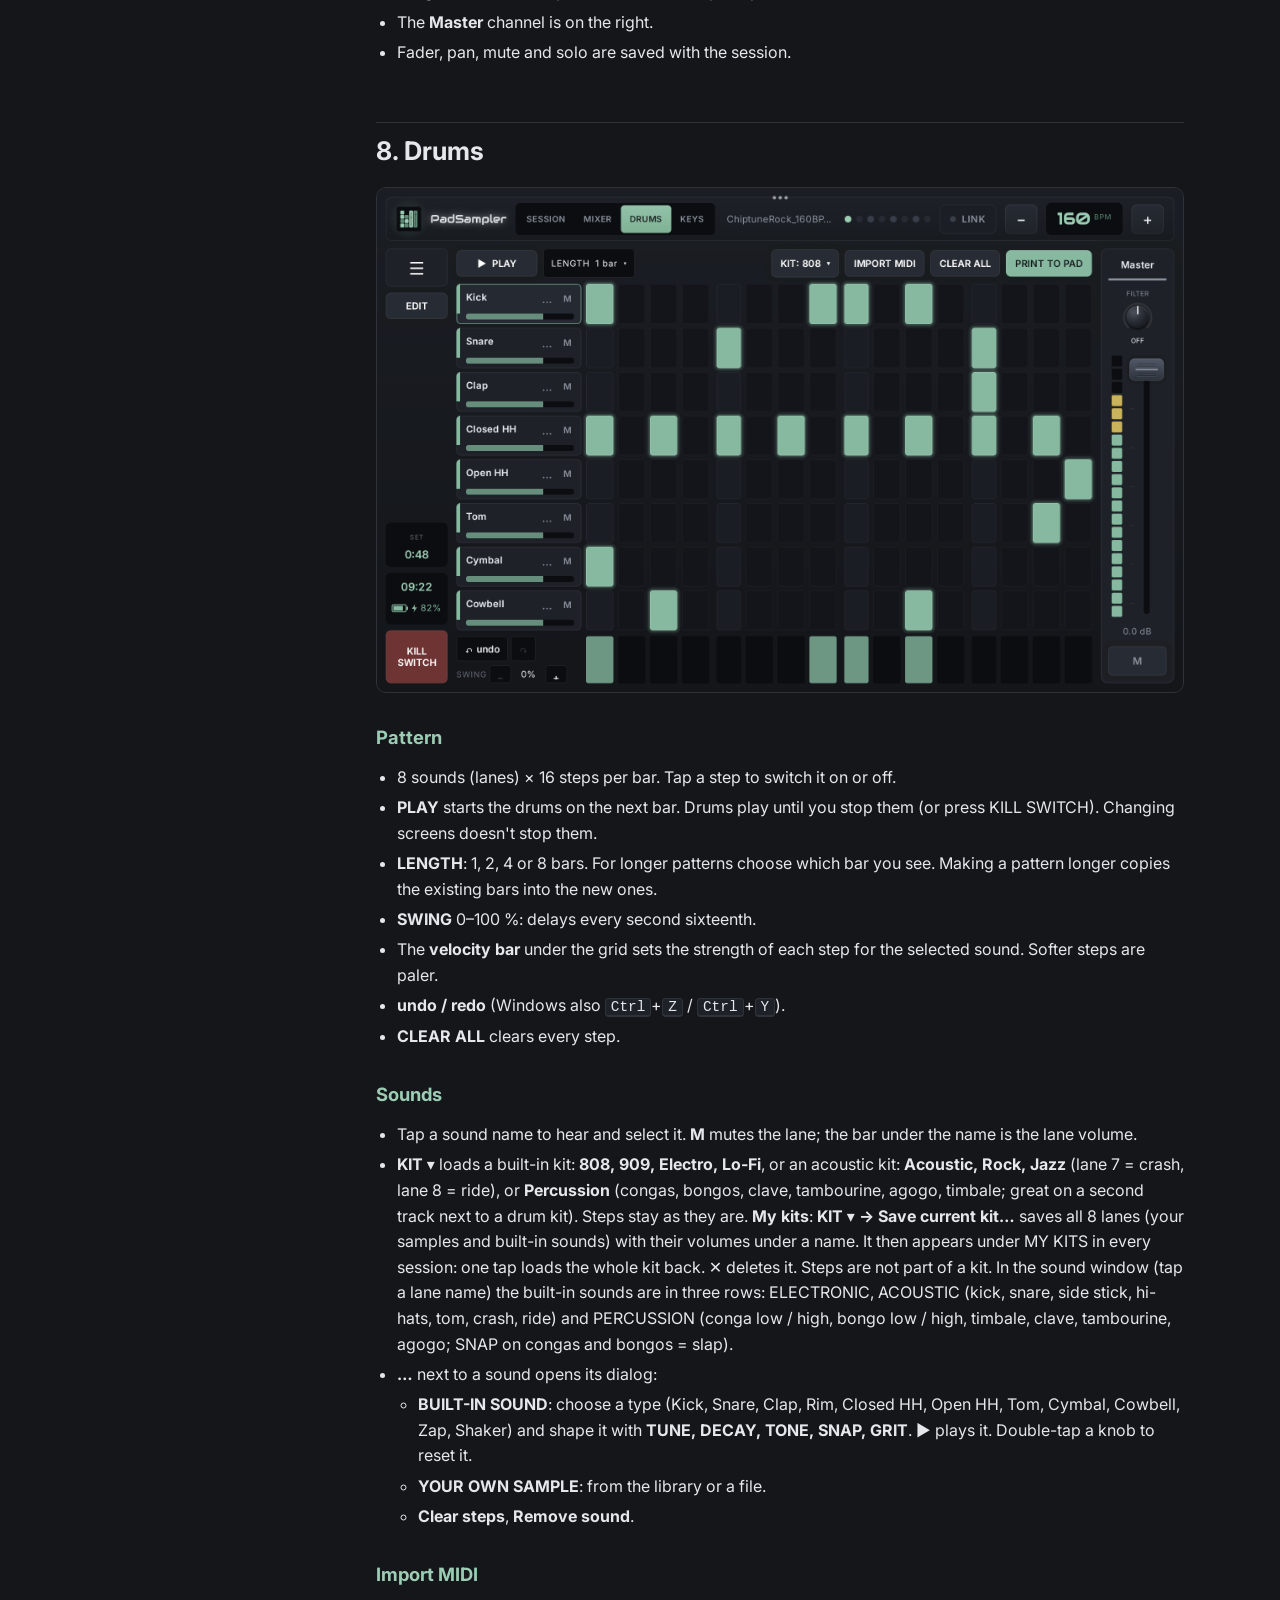
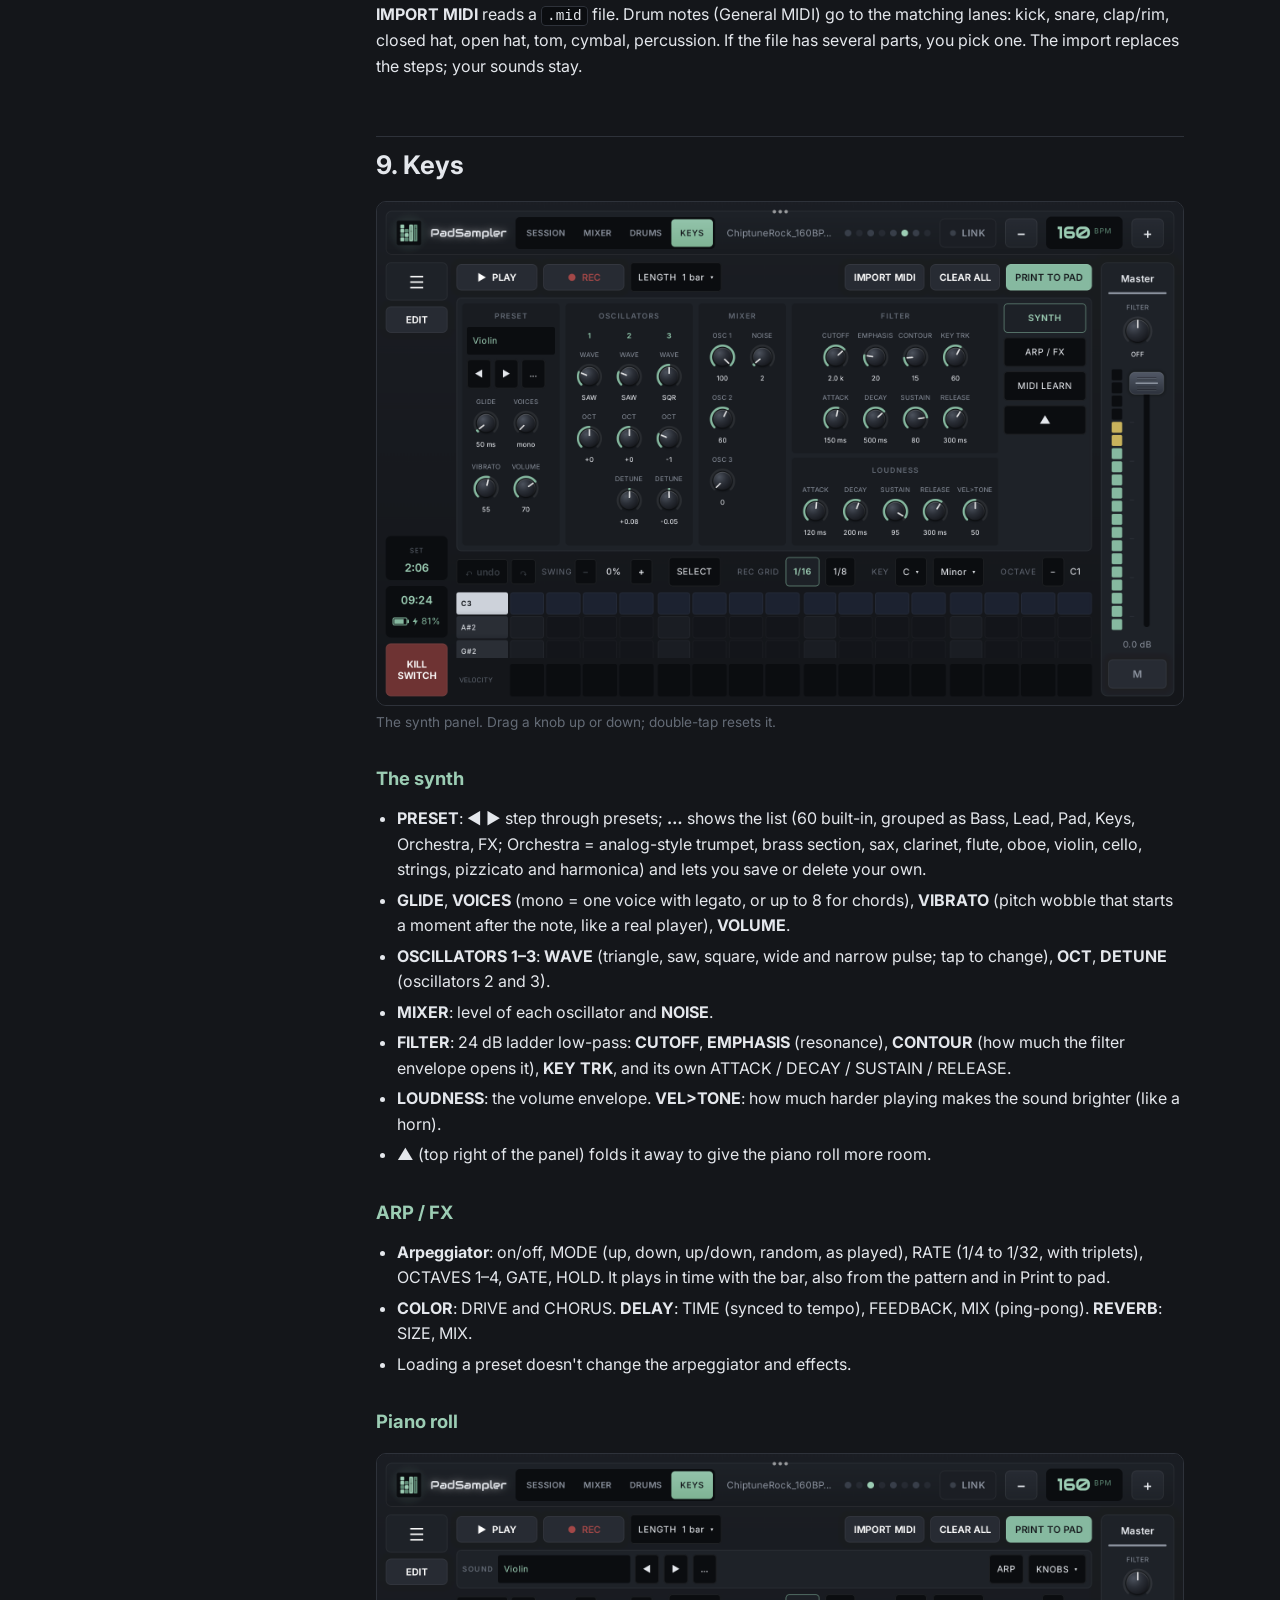
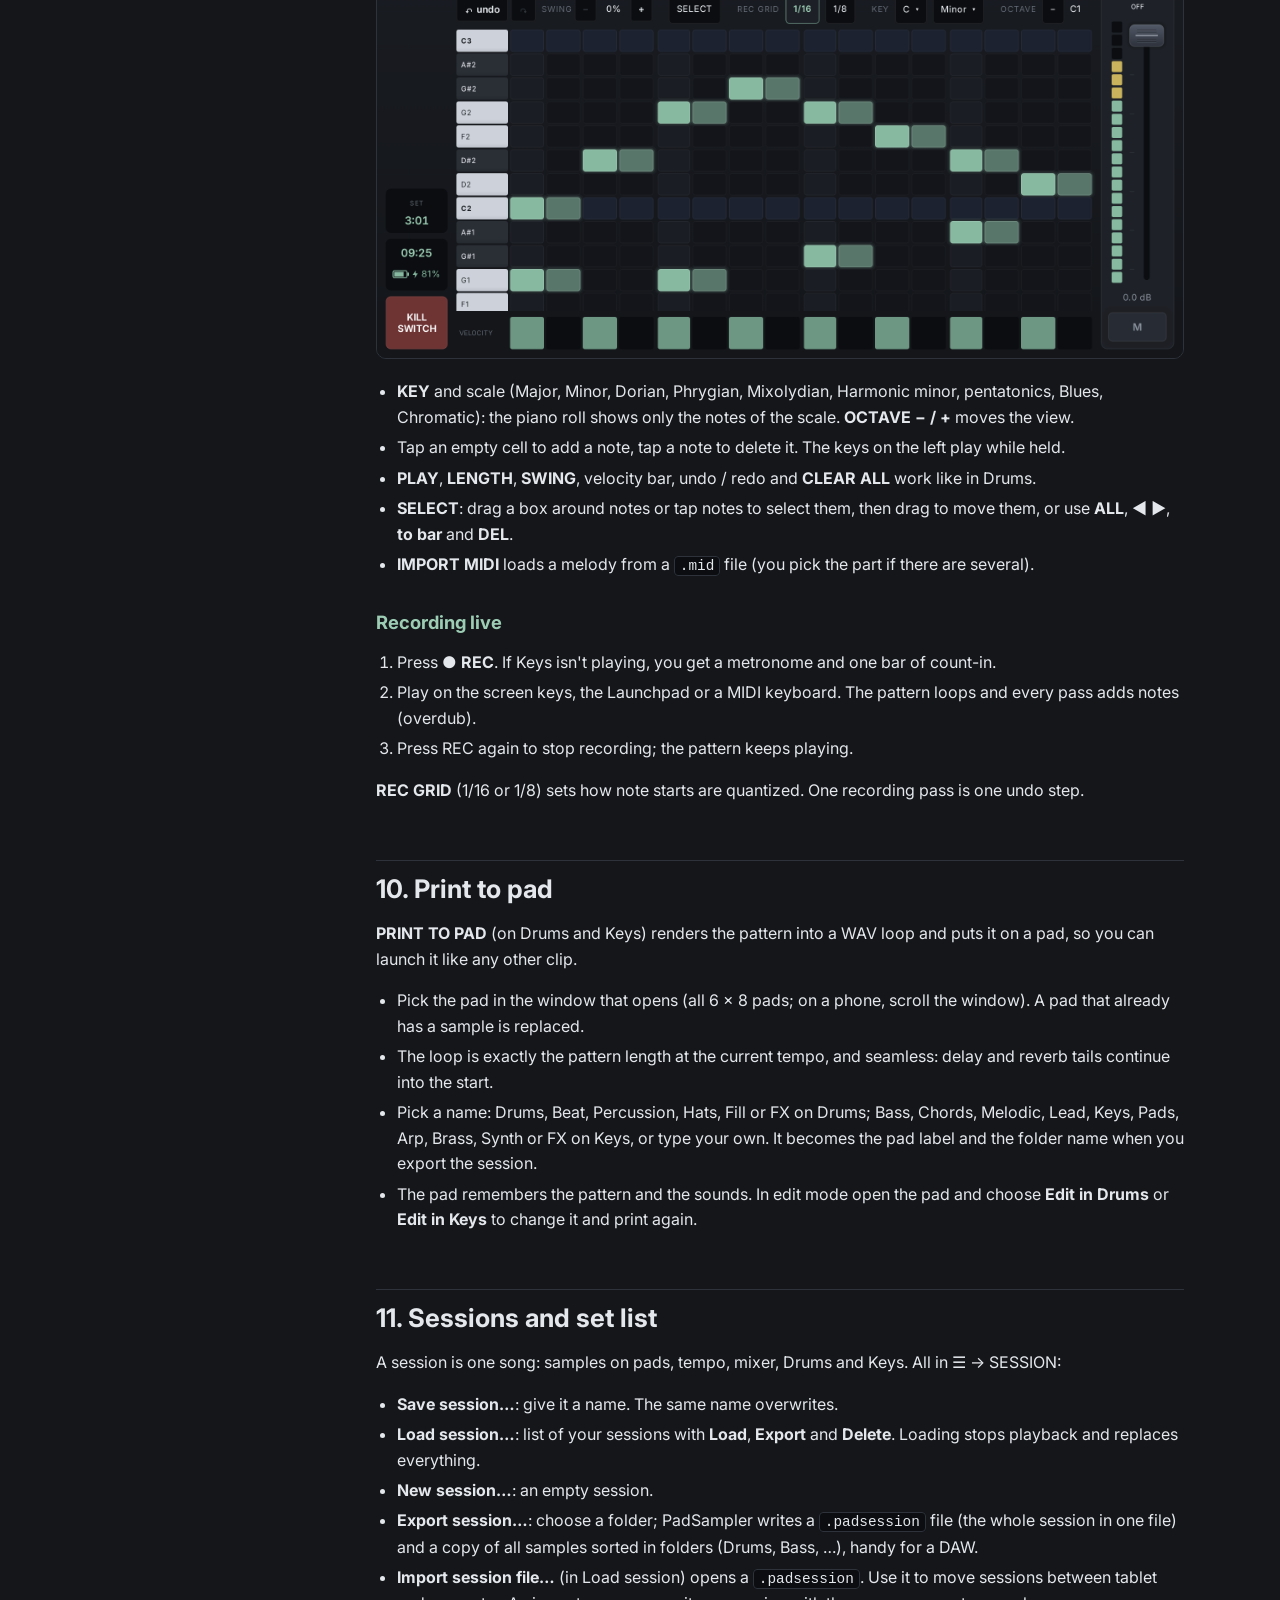
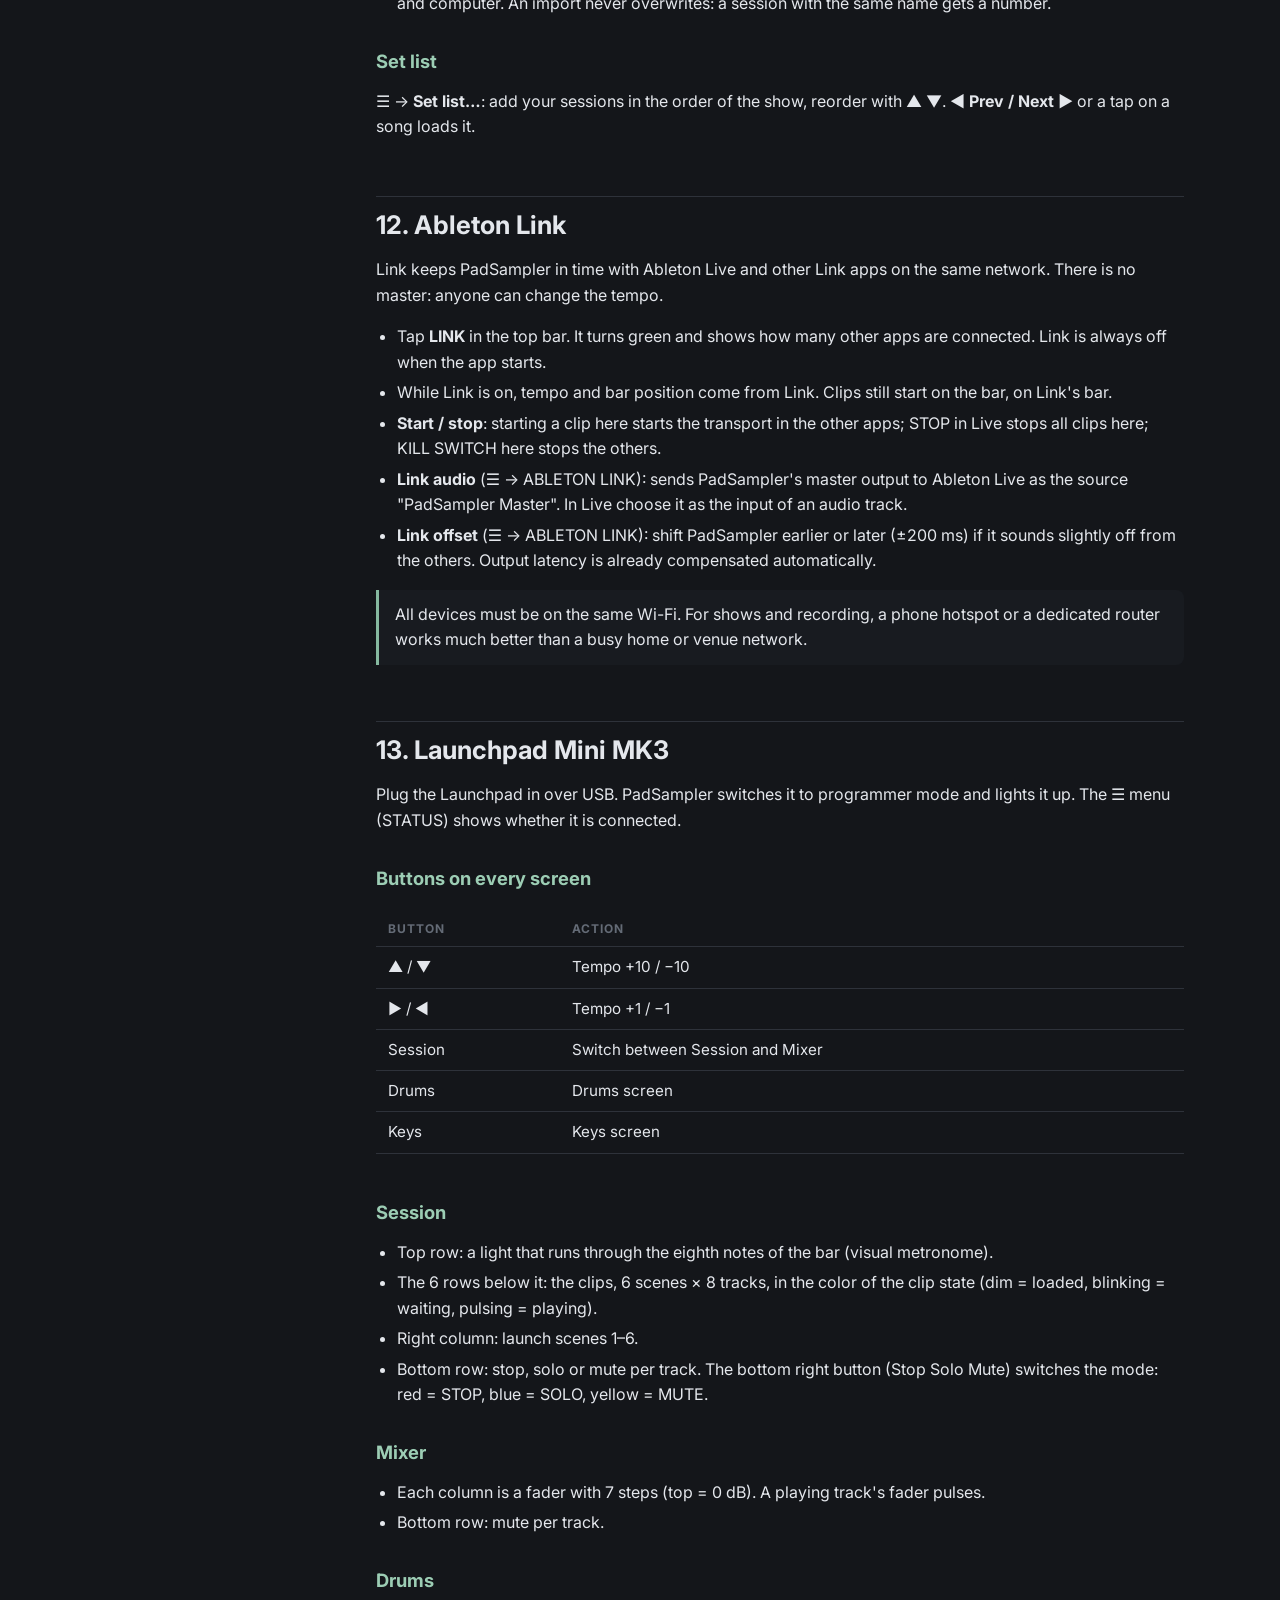
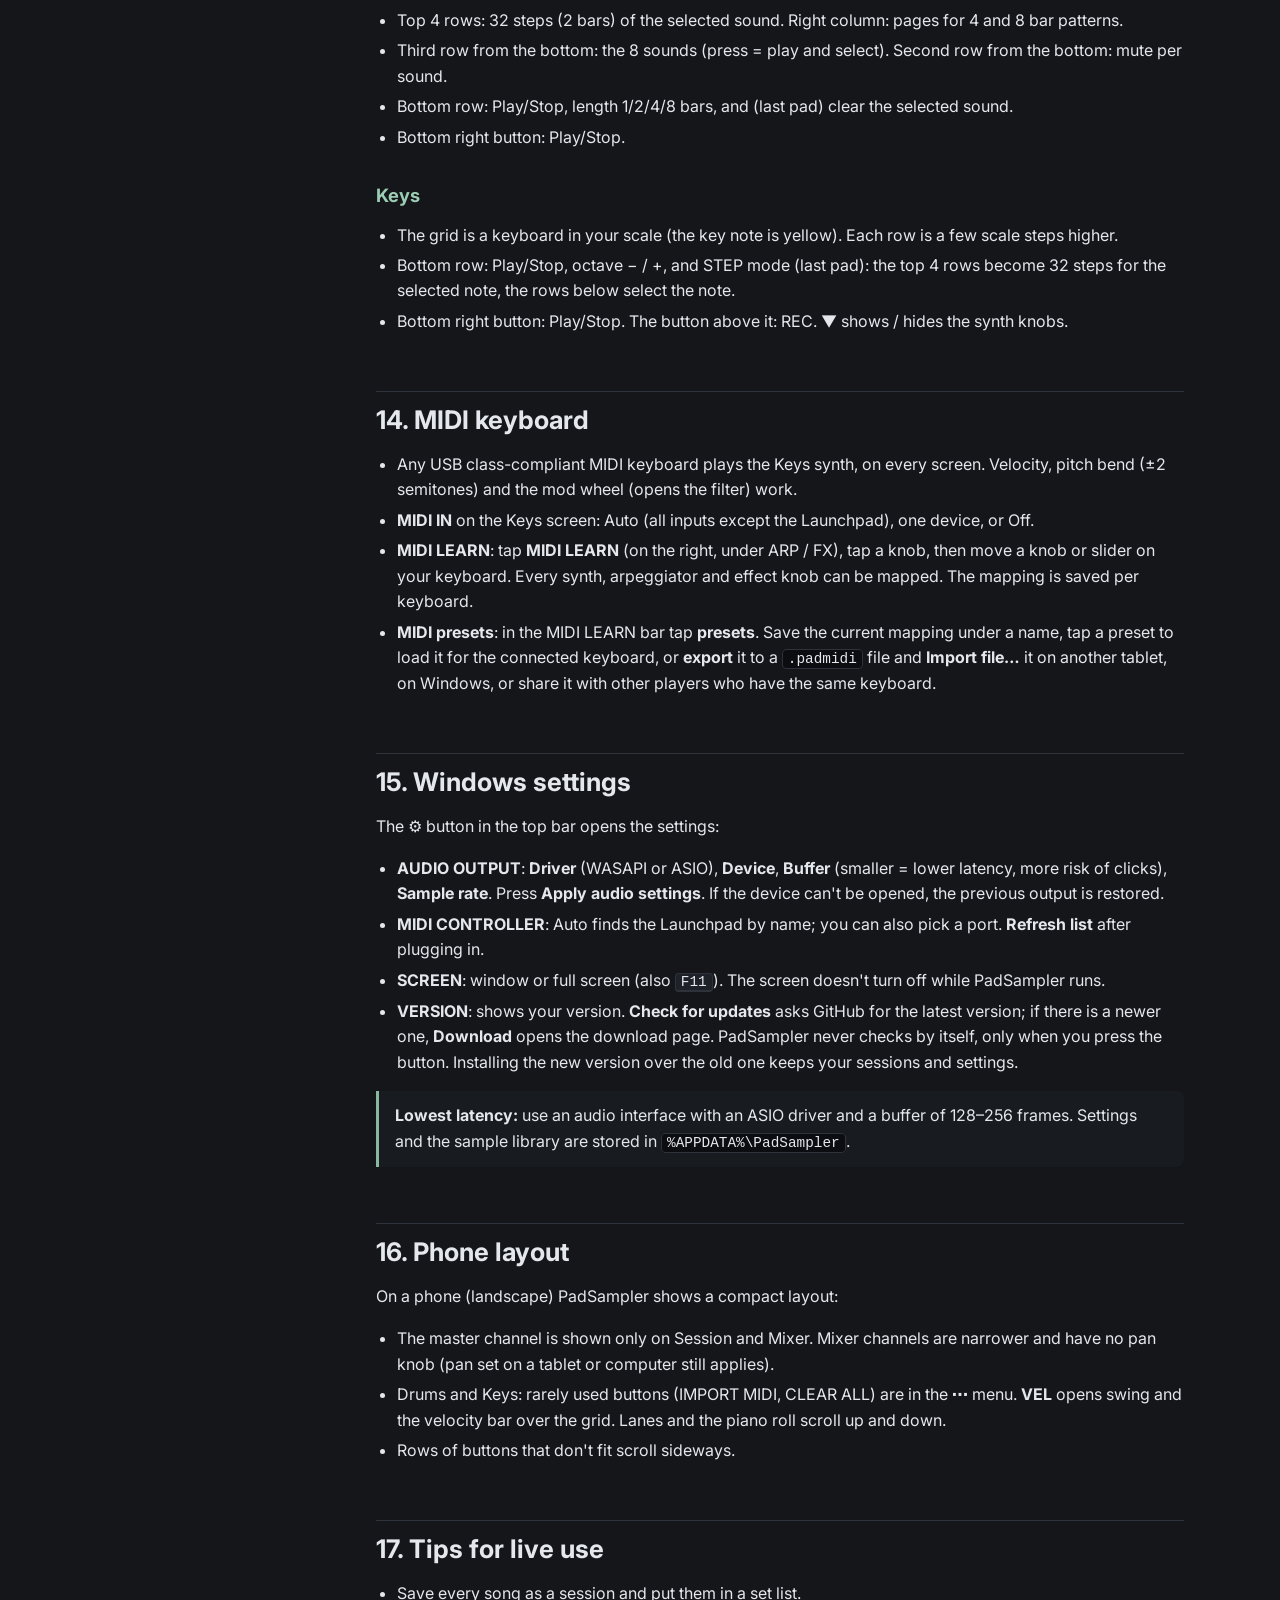
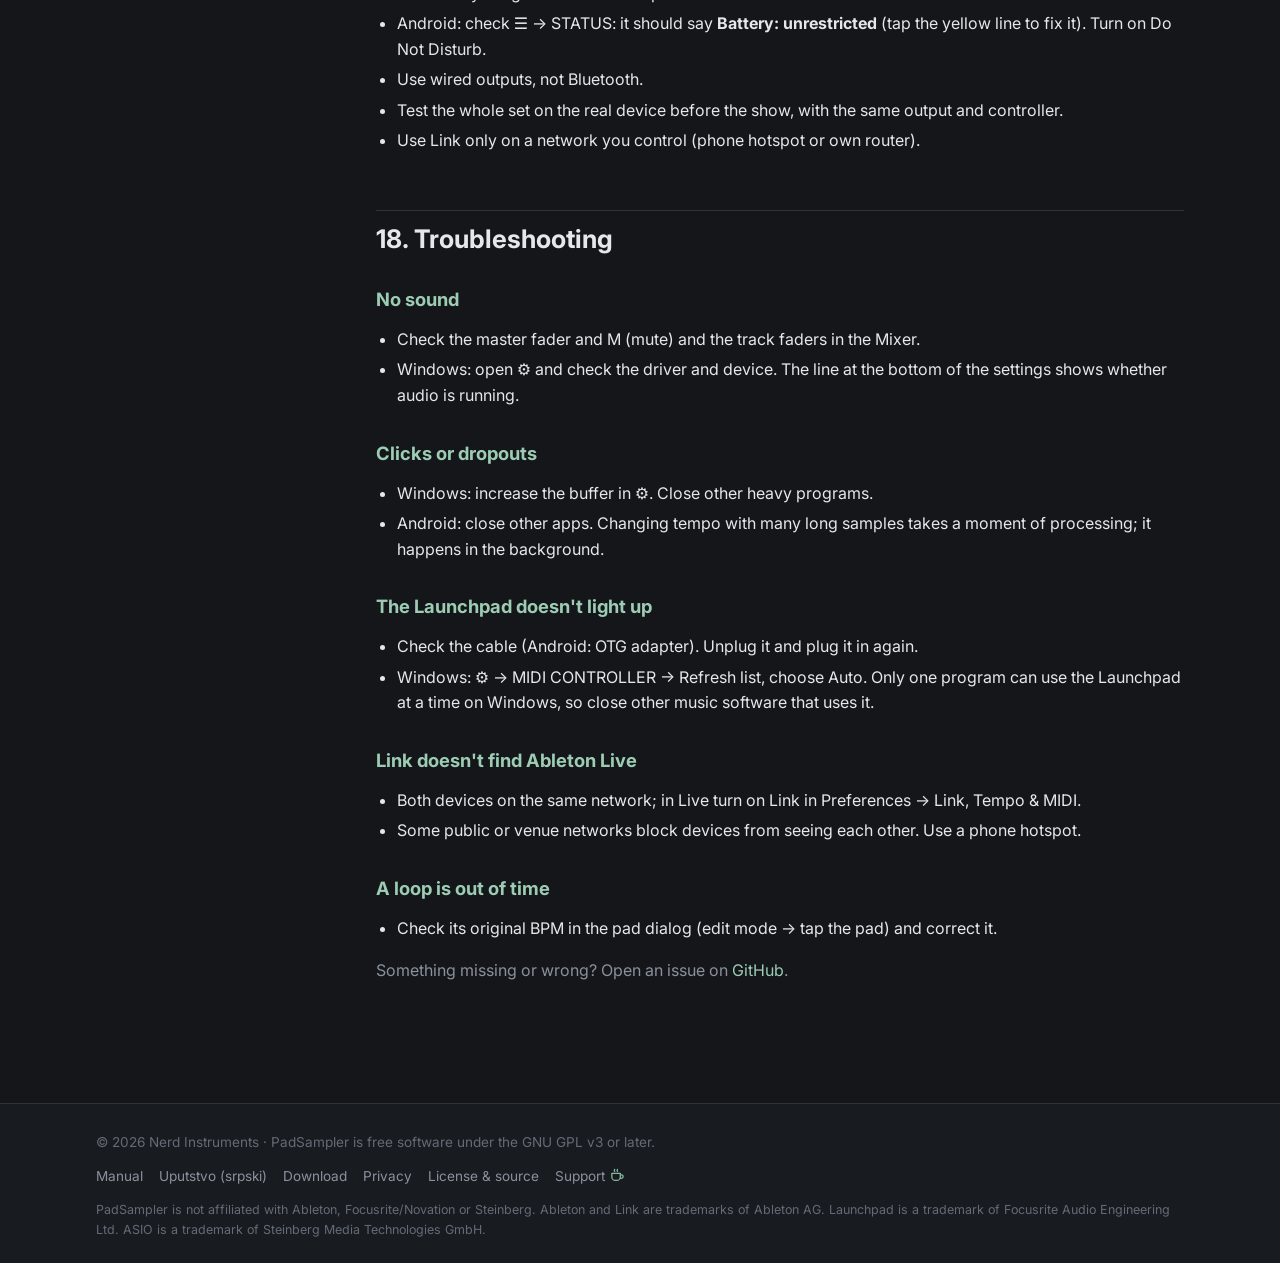
<file: website/manual.html>
<!doctype html>
<html lang="en">
<head>
<meta charset="utf-8">
<meta name="viewport" content="width=device-width, initial-scale=1">
<title>PadSampler Manual</title>
<meta name="description" content="The complete PadSampler manual: session, mixer, drums, keys synth, print to pad, sessions, Ableton Link, Launchpad Mini MK3 and Windows audio settings.">
<meta name="theme-color" content="#14161a">
<link rel="icon" href="logo.svg" type="image/svg+xml">
<link rel="alternate" hreflang="sr-Latn" href="https://nerd-instruments.net/uputstvo.html">
<link rel="stylesheet" href="style.css">
</head>
<body>
<header class="site-header">
  <div class="wrap">
    <a class="brand" href="./"><img src="logo.svg" alt=""><span>PadSampler</span></a>
    <nav class="nav">
      <a href="./">Home</a>
      <a class="active" href="manual.html">Manual</a>
      <a href="download.html">Download</a>
      <a href="license.html">Source</a>
    </nav>
  </div>
</header>

<main class="wrap docs">
  <aside class="toc">
    <ol>
      <li><a href="#start">Getting started</a></li>
      <li><a href="#screen">The screen</a></li>
      <li><a href="#samples">Loading samples</a></li>
      <li><a href="#library">Sample library</a></li>
      <li><a href="#clips">Playing clips</a></li>
      <li><a href="#tempo">Tempo and time-stretch</a></li>
      <li><a href="#mixer">Mixer</a></li>
      <li><a href="#drums">Drums</a></li>
      <li><a href="#keys">Keys</a></li>
      <li><a href="#print">Print to pad</a></li>
      <li><a href="#sessions">Sessions and set list</a></li>
      <li><a href="#link">Ableton Link</a></li>
      <li><a href="#launchpad">Launchpad Mini MK3</a></li>
      <li><a href="#midikeys">MIDI keyboard</a></li>
      <li><a href="#windows">Windows settings</a></li>
      <li><a href="#phone">Phone layout</a></li>
      <li><a href="#live">Tips for live use</a></li>
      <li><a href="#trouble">Troubleshooting</a></li>
    </ol>
    <p class="lang"><a href="uputstvo.html">Uputstvo na srpskom →</a></p>
  </aside>

  <article class="doc">
    <h1>PadSampler Manual</h1>
    <p class="muted">For PadSampler 2.0 on Android and Windows. Both versions work the same way; differences are noted.</p>

    <!-- ===================================================== -->
    <h2 id="start">1. Getting started</h2>
    <ol>
      <li><b>Install.</b> Windows: run the installer from the <a href="download.html">download page</a>.
        Android: install from Google Play.</li>
      <li><b>Connect your audio output.</b> Android: wired headphones or a USB audio interface give the lowest latency;
        Bluetooth adds a lot of delay and is not suitable for playing live. Windows: open ⚙ and pick your audio interface
        (see <a href="#windows">Windows settings</a>).</li>
      <li><b>Optional: plug in a Launchpad Mini MK3</b> (USB). On Android tablets and phones use a USB-C OTG cable or adapter.
        PadSampler finds it on its own.</li>
      <li>Load some samples onto the pads (<a href="#samples">next sections</a>), set the tempo and play.</li>
    </ol>
    <div class="tip">On Android the app keeps the screen on and keeps audio running in the background. If Android's battery saver is on for PadSampler, a message says so at start: open ☰ → STATUS → <b>Battery saver is on</b> and set the app's battery usage to <b>Unrestricted</b> (Xiaomi: <b>No restrictions</b>), so the system doesn't pause the audio during a show.</div>

    <!-- ===================================================== -->
    <h2 id="screen">2. The screen</h2>
    <figure>
      <img src="images/session.png?v=202" width="1920" height="1200" loading="lazy" alt="Session screen">
      <figcaption>Session screen with scene 2 playing.</figcaption>
    </figure>
    <h3>Top bar (the same on every screen)</h3>
    <ul>
      <li><b>SESSION · MIXER · DRUMS · KEYS</b>: the four screens.</li>
      <li><b>Session name</b>: the name of the current session.</li>
      <li><b>SET 0:00</b> (left column, above the clock): the set timer. It starts by itself with the first clip (or Drums / Keys) and keeps running until
        you reset it. Tap it to choose a set length (15–120 min) and whether it shows the elapsed (<code>32:14 / 45:00</code>)
        or the remaining time. The last 5 minutes turn orange; after the end it turns red and counts the extra time
        (<code>+2:10</code>). No sounds, no pop-ups.</li>
      <li><b>8 dots</b>: the eighth notes of the current bar. They show where the beat is.</li>
      <li><b>LINK</b>: Ableton Link on/off (see <a href="#link">Ableton Link</a>).</li>
      <li><b>− BPM +</b>: tempo, 60 to 240 BPM. Tap the number to type a tempo.</li>
    </ul>
    <h3>Left rail</h3>
    <ul>
      <li><b>☰</b> opens the menu: load samples, save / export / load / new session, set list, Link options, status
        (MIDI and audio output) and About.</li>
      <li><b>edit / done</b>: edit mode for putting samples on pads.</li>
      <li><b>Clock and battery</b>: the current time and the battery level on Android and Windows laptops (orange below 20 %, red below 10 %,
        a mint lightning bolt while charging).</li>
      <li><b>KILL SWITCH</b> (red, bottom left): stops everything immediately, including Drums and Keys. Always within reach.</li>
    </ul>
    <h3>Master</h3>
    <p>The master fader and meter are on the right, with <b>M</b> (mute) below.</p>
    <p>Messages (saved, printed, errors) appear for a few seconds at the bottom of the screen.</p>

    <!-- ===================================================== -->
    <h2 id="samples">3. Loading samples</h2>
    <ol>
      <li>Tap <b>EDIT</b> on the left (or ☰ → Load samples). Pads get a yellow outline and don't play while edit mode is on.</li>
      <li>Tap a pad. The pad dialog opens:
        <ul>
          <li><b>Browse library</b>: search and preview your sample folders (next section).</li>
          <li><b>Choose a file from storage</b>: pick a WAV, AIFF or MP3 file directly.</li>
          <li><b>Loop</b> (repeats until stopped) or <b>One-shot</b> (plays to the end once).</li>
          <li><b>Original BPM of this sample</b>: the tempo the sample was made at. <b>Set for all samples</b> applies it to every pad.</li>
          <li><b>Edit in Drums / Edit in Keys</b>: for pads made with <a href="#print">Print to pad</a>.</li>
          <li><b>Remove sample</b>.</li>
        </ul>
      </li>
      <li>Tap <b>DONE</b> when finished.</li>
    </ol>
    <p>Samples are copied into the session, so they keep working even if you move or delete the original files.
      The pad shows the folder name of the sample, LOOP or SHOT, and the key if it is in the file or folder name.</p>
    <div class="tip"><b>Loop or one-shot is chosen for you:</b> a sample becomes a loop if its file name contains "loop",
      or if its length is close to a whole number of bars. You can always change it in the pad dialog.</div>

    <!-- ===================================================== -->
    <h2 id="library">4. Sample library</h2>
    <p>The library indexes the folders where you keep your samples, so you can find and audition them fast.</p>
    <ul>
      <li><b>Add folder</b>: choose a folder with samples once. PadSampler scans it, including all subfolders.
        <b>Rescan</b> picks up new files.</li>
      <li>Left: the folder tree (<b>All samples</b> = everything). On a narrow screen open it with <b>Folders</b>.
        Right: the samples in the selected folder and its subfolders.</li>
      <li><b>Search</b>: all words must match the file name or path.</li>
      <li>Filters: <b>All / Loops / One-shots</b>, <b>Near N BPM</b> (loops close to the session tempo),
        and categories <b>Drums, Bass, Keys, Vocals, FX</b> (from the file names).</li>
      <li>Tap a row to <b>preview</b>, tap again to stop. Preview can play at the original speed or at the session tempo.
        Preview goes straight to the output and is not affected by the master fader or bar timing.</li>
      <li><b>Use</b> puts the sample on the pad. <b>Fill column</b> fills a whole column from one folder.</li>
      <li><b>Remove a library folder…</b> under the tree removes a folder from the library (your files are not touched).</li>
    </ul>

    <!-- ===================================================== -->
    <h2 id="clips">5. Playing clips</h2>
    <ul>
      <li>A <b>column is a track</b>, a <b>row is a scene</b>. One clip per track plays at a time.</li>
      <li>Tap a pad: the clip starts on the <b>next bar</b>. While it waits, it blinks. Another clip in the same column
        replaces the playing one exactly on the bar (with a short fade).</li>
      <li>Tap a playing clip: it stops on the next bar. Tap a waiting clip: the start is cancelled.</li>
      <li><b>▶ 1 … ▶ 6</b> (right of the grid) launch a whole scene on the next bar.</li>
      <li><b>Bottom row</b>: one button per track. The mode button at the bottom right switches the row between
        <b>STOP</b> (stop the track on the next bar), <b>SOLO</b> and <b>MUTE</b>.</li>
      <li><b>KILL SWITCH</b> on the left stops everything right away.</li>
      <li>A playing pad lights up and shows its progress at the bottom edge.</li>
    </ul>

    <!-- ===================================================== -->
    <h2 id="tempo">6. Tempo and time-stretch</h2>
    <ul>
      <li>Every sample has an <b>original BPM</b>. When the session tempo is different, PadSampler time-stretches the
        sample to the tempo without changing its pitch (Rubber Band).</li>
      <li>The original BPM is read from the file or folder name, for example <code>Funky Drums 124 BPM.wav</code>.
        If there's none, it is estimated from the length of the loop (1, 2, 4, 8 or 16 bars). You can correct it in the pad dialog.</li>
      <li>The first sample in a session with a known BPM also sets the session tempo.</li>
      <li>You can change the tempo while playing. The beat changes immediately; samples are re-stretched in the
        background (playing ones first) and switch to the new version on the next bar.</li>
      <li>A loop that is close to a whole number of bars is stretched to exactly that many bars, so it never drifts.</li>
    </ul>

    <!-- ===================================================== -->
    <h2 id="mixer">7. Mixer</h2>
    <figure>
      <img src="images/mixer.png?v=202" width="1920" height="1200" loading="lazy" alt="Mixer screen">
    </figure>
    <ul>
      <li>For each of the 8 tracks: <b>FX</b>, <b>PAN</b>, level meter, <b>fader</b> with dB value, <b>M</b> (mute) and <b>S</b> (solo).</li>
      <li><b>FX</b> opens the effects of that track: <b>REVERB</b> and <b>DELAY</b> (how much of the track goes into the shared
        reverb and delay: more reverb = further away, so you can place every track in space instead of everything sounding flat)
        and a 3-band <b>EQ</b> (<b>LOW</b>, <b>MID</b>, <b>HIGH</b>, ±12 dB). The delay follows the tempo (1/8 dotted) and bounces
        left and right. On a phone the FX button is smaller. <b>Reset</b> turns all effects of the track off; double-tap a knob to reset it. The FX button lights up
        when an effect is on. Effects that are off use no CPU. Everything is saved with the session.</li>
      <li>A <b>limiter</b> on the master is always on (no settings): when the mix gets too loud it turns it down just enough,
        so it never distorts by clipping. Quieter mixes pass untouched.</li>
      <li><b>Master</b> has a DJ <b>FILTER</b> for the whole mix (also Drums and Keys): turn left to make it darker (low-pass,
        down to the bass), right to make it thinner (high-pass). In the middle it is <b>OFF</b>; double-tap to return there.
        Great for transitions and build-ups.</li>
      <li>Drag the fader or the pan knob. Double-tap the pan knob to center it.</li>
      <li>The <b>Master</b> channel is on the right.</li>
      <li>Fader, pan, mute and solo are saved with the session.</li>
    </ul>

    <!-- ===================================================== -->
    <h2 id="drums">8. Drums</h2>
    <figure>
      <img src="images/drums.png?v=202" width="1920" height="1200" loading="lazy" alt="Drums step sequencer">
    </figure>
    <h3>Pattern</h3>
    <ul>
      <li>8 sounds (lanes) × 16 steps per bar. Tap a step to switch it on or off.</li>
      <li><b>PLAY</b> starts the drums on the next bar. Drums play until you stop them (or press KILL SWITCH). Changing screens doesn't stop them.</li>
      <li><b>LENGTH</b>: 1, 2, 4 or 8 bars. For longer patterns choose which bar you see. Making a pattern longer copies the existing bars into the new ones.</li>
      <li><b>SWING</b> 0–100 %: delays every second sixteenth.</li>
      <li>The <b>velocity bar</b> under the grid sets the strength of each step for the selected sound. Softer steps are paler.</li>
      <li><b>undo / redo</b> (Windows also <kbd>Ctrl</kbd>+<kbd>Z</kbd> / <kbd>Ctrl</kbd>+<kbd>Y</kbd>).</li>
      <li><b>CLEAR ALL</b> clears every step.</li>
    </ul>
    <h3>Sounds</h3>
    <ul>
      <li>Tap a sound name to hear and select it. <b>M</b> mutes the lane; the bar under the name is the lane volume.</li>
      <li><b>KIT ▾</b> loads a built-in kit: <b>808, 909, Electro, Lo-Fi</b>, or an acoustic kit: <b>Acoustic, Rock, Jazz</b> (lane 7 = crash, lane 8 = ride), or <b>Percussion</b> (congas, bongos, clave, tambourine, agogo, timbale; great on a second track next to a drum kit). Steps stay as they are.
        <b>My kits</b>: <b>KIT ▾ → Save current kit…</b> saves all 8 lanes (your samples and built-in sounds) with their volumes under a name.
        It then appears under MY KITS in every session: one tap loads the whole kit back. ✕ deletes it. Steps are not part of a kit.
        In the sound window (tap a lane name) the built-in sounds are in three rows: ELECTRONIC, ACOUSTIC (kick, snare, side stick,
        hi-hats, tom, crash, ride) and PERCUSSION (conga low / high, bongo low / high, timbale, clave, tambourine, agogo; SNAP
        on congas and bongos = slap).</li>
      <li><b>…</b> next to a sound opens its dialog:
        <ul>
          <li><b>BUILT-IN SOUND</b>: choose a type (Kick, Snare, Clap, Rim, Closed HH, Open HH, Tom, Cymbal, Cowbell, Zap, Shaker)
            and shape it with <b>TUNE, DECAY, TONE, SNAP, GRIT</b>. ▶ plays it. Double-tap a knob to reset it.</li>
          <li><b>YOUR OWN SAMPLE</b>: from the library or a file.</li>
          <li><b>Clear steps</b>, <b>Remove sound</b>.</li>
        </ul>
      </li>
    </ul>
    <h3>Import MIDI</h3>
    <p><b>IMPORT MIDI</b> reads a <code>.mid</code> file. Drum notes (General MIDI) go to the matching lanes: kick, snare,
      clap/rim, closed hat, open hat, tom, cymbal, percussion. If the file has several parts, you pick one. The import replaces
      the steps; your sounds stay.</p>

    <!-- ===================================================== -->
    <h2 id="keys">9. Keys</h2>
    <figure>
      <img src="images/keys-synth.png?v=202" width="1920" height="1200" loading="lazy" alt="Keys synth panel">
      <figcaption>The synth panel. Drag a knob up or down; double-tap resets it.</figcaption>
    </figure>
    <h3>The synth</h3>
    <ul>
      <li><b>PRESET</b>: ◀ ▶ step through presets; <b>…</b> shows the list (60 built-in, grouped as Bass, Lead, Pad, Keys, Orchestra, FX; Orchestra = analog-style trumpet, brass section, sax, clarinet, flute, oboe, violin, cello, strings, pizzicato and harmonica) and lets you save or delete your own.</li>
      <li><b>GLIDE</b>, <b>VOICES</b> (mono = one voice with legato, or up to 8 for chords), <b>VIBRATO</b> (pitch wobble that starts a moment after the note, like a real player), <b>VOLUME</b>.</li>
      <li><b>OSCILLATORS 1–3</b>: <b>WAVE</b> (triangle, saw, square, wide and narrow pulse; tap to change), <b>OCT</b>, <b>DETUNE</b> (oscillators 2 and 3).</li>
      <li><b>MIXER</b>: level of each oscillator and <b>NOISE</b>.</li>
      <li><b>FILTER</b>: 24 dB ladder low-pass: <b>CUTOFF</b>, <b>EMPHASIS</b> (resonance), <b>CONTOUR</b> (how much the filter envelope opens it),
        <b>KEY TRK</b>, and its own ATTACK / DECAY / SUSTAIN / RELEASE.</li>
      <li><b>LOUDNESS</b>: the volume envelope. <b>VEL&gt;TONE</b>: how much harder playing makes the sound brighter (like a horn).</li>
      <li><b>▲</b> (top right of the panel) folds it away to give the piano roll more room.</li>
    </ul>
    <h3>ARP / FX</h3>
    <ul>
      <li><b>Arpeggiator</b>: on/off, MODE (up, down, up/down, random, as played), RATE (1/4 to 1/32, with triplets), OCTAVES 1–4, GATE, HOLD.
        It plays in time with the bar, also from the pattern and in Print to pad.</li>
      <li><b>COLOR</b>: DRIVE and CHORUS. <b>DELAY</b>: TIME (synced to tempo), FEEDBACK, MIX (ping-pong). <b>REVERB</b>: SIZE, MIX.</li>
      <li>Loading a preset doesn't change the arpeggiator and effects.</li>
    </ul>
    <h3>Piano roll</h3>
    <figure>
      <img src="images/keys.png?v=202" width="1920" height="1200" loading="lazy" alt="Keys piano roll">
    </figure>
    <ul>
      <li><b>KEY</b> and scale (Major, Minor, Dorian, Phrygian, Mixolydian, Harmonic minor, pentatonics, Blues, Chromatic):
        the piano roll shows only the notes of the scale. <b>OCTAVE − / +</b> moves the view.</li>
      <li>Tap an empty cell to add a note, tap a note to delete it. The keys on the left play while held.</li>
      <li><b>PLAY</b>, <b>LENGTH</b>, <b>SWING</b>, velocity bar, undo / redo and <b>CLEAR ALL</b> work like in Drums.</li>
      <li><b>SELECT</b>: drag a box around notes or tap notes to select them, then drag to move them, or use
        <b>ALL</b>, <b>◀ ▶</b>, <b>to bar</b> and <b>DEL</b>.</li>
      <li><b>IMPORT MIDI</b> loads a melody from a <code>.mid</code> file (you pick the part if there are several).</li>
    </ul>
    <h3>Recording live</h3>
    <ol>
      <li>Press <b>● REC</b>. If Keys isn't playing, you get a metronome and one bar of count-in.</li>
      <li>Play on the screen keys, the Launchpad or a MIDI keyboard. The pattern loops and every pass adds notes (overdub).</li>
      <li>Press REC again to stop recording; the pattern keeps playing.</li>
    </ol>
    <p><b>REC GRID</b> (1/16 or 1/8) sets how note starts are quantized. One recording pass is one undo step.</p>

    <!-- ===================================================== -->
    <h2 id="print">10. Print to pad</h2>
    <p><b>PRINT TO PAD</b> (on Drums and Keys) renders the pattern into a WAV loop and puts it on a pad, so you can
      launch it like any other clip.</p>
    <ul>
      <li>Pick the pad in the window that opens (all 6 × 8 pads; on a phone, scroll the window). A pad that already has a sample is replaced.</li>
      <li>The loop is exactly the pattern length at the current tempo, and seamless: delay and reverb tails continue into the start.</li>
      <li>Pick a name: Drums, Beat, Percussion, Hats, Fill or FX on Drums; Bass, Chords, Melodic, Lead, Keys, Pads, Arp, Brass, Synth or FX on Keys, or type your own. It becomes the pad label and the folder name when you export the session.</li>
      <li>The pad remembers the pattern and the sounds. In edit mode open the pad and choose <b>Edit in Drums</b> or
        <b>Edit in Keys</b> to change it and print again.</li>
    </ul>

    <!-- ===================================================== -->
    <h2 id="sessions">11. Sessions and set list</h2>
    <p>A session is one song: samples on pads, tempo, mixer, Drums and Keys. All in ☰ → SESSION:</p>
    <ul>
      <li><b>Save session…</b>: give it a name. The same name overwrites.</li>
      <li><b>Load session…</b>: list of your sessions with <b>Load</b>, <b>Export</b> and <b>Delete</b>.
        Loading stops playback and replaces everything.</li>
      <li><b>New session…</b>: an empty session.</li>
      <li><b>Export session…</b>: choose a folder; PadSampler writes a <code>.padsession</code> file (the whole session in one file)
        and a copy of all samples sorted in folders (Drums, Bass, …), handy for a DAW.</li>
      <li><b>Import session file…</b> (in Load session) opens a <code>.padsession</code>. Use it to move sessions between tablet and computer.
        An import never overwrites: a session with the same name gets a number.</li>
    </ul>
    <h3>Set list</h3>
    <p>☰ → <b>Set list…</b>: add your sessions in the order of the show, reorder with ▲ ▼. <b>◀ Prev / Next ▶</b>
      or a tap on a song loads it.</p>

    <!-- ===================================================== -->
    <h2 id="link">12. Ableton Link</h2>
    <p>Link keeps PadSampler in time with Ableton Live and other Link apps on the same network. There is no master: anyone can change the tempo.</p>
    <ul>
      <li>Tap <b>LINK</b> in the top bar. It turns green and shows how many other apps are connected. Link is always off when the app starts.</li>
      <li>While Link is on, tempo and bar position come from Link. Clips still start on the bar, on Link's bar.</li>
      <li><b>Start / stop</b>: starting a clip here starts the transport in the other apps; STOP in Live stops all clips here; KILL SWITCH here stops the others.</li>
      <li><b>Link audio</b> (☰ → ABLETON LINK): sends PadSampler's master output to Ableton Live as the source
        "PadSampler Master". In Live choose it as the input of an audio track.</li>
      <li><b>Link offset</b> (☰ → ABLETON LINK): shift PadSampler earlier or later (±200 ms) if it sounds slightly off from the others.
        Output latency is already compensated automatically.</li>
    </ul>
    <div class="tip">All devices must be on the same Wi-Fi. For shows and recording, a phone hotspot or a dedicated router works
      much better than a busy home or venue network.</div>

    <!-- ===================================================== -->
    <h2 id="launchpad">13. Launchpad Mini MK3</h2>
    <p>Plug the Launchpad in over USB. PadSampler switches it to programmer mode and lights it up. The ☰ menu (STATUS) shows whether it is connected.</p>
    <h3>Buttons on every screen</h3>
    <div class="table-wrap"><table>
      <tr><th>Button</th><th>Action</th></tr>
      <tr><td>▲ / ▼</td><td>Tempo +10 / −10</td></tr>
      <tr><td>▶ / ◀</td><td>Tempo +1 / −1</td></tr>
      <tr><td>Session</td><td>Switch between Session and Mixer</td></tr>
      <tr><td>Drums</td><td>Drums screen</td></tr>
      <tr><td>Keys</td><td>Keys screen</td></tr>
    </table></div>
    <h3>Session</h3>
    <ul>
      <li>Top row: a light that runs through the eighth notes of the bar (visual metronome).</li>
      <li>The 6 rows below it: the clips, 6 scenes × 8 tracks, in the color of the clip state (dim = loaded, blinking = waiting, pulsing = playing).</li>
      <li>Right column: launch scenes 1–6.</li>
      <li>Bottom row: stop, solo or mute per track. The bottom right button (Stop Solo Mute) switches the mode: red = STOP, blue = SOLO, yellow = MUTE.</li>
    </ul>
    <h3>Mixer</h3>
    <ul>
      <li>Each column is a fader with 7 steps (top = 0 dB). A playing track's fader pulses.</li>
      <li>Bottom row: mute per track.</li>
    </ul>
    <h3>Drums</h3>
    <ul>
      <li>Top 4 rows: 32 steps (2 bars) of the selected sound. Right column: pages for 4 and 8 bar patterns.</li>
      <li>Third row from the bottom: the 8 sounds (press = play and select). Second row from the bottom: mute per sound.</li>
      <li>Bottom row: Play/Stop, length 1/2/4/8 bars, and (last pad) clear the selected sound.</li>
      <li>Bottom right button: Play/Stop.</li>
    </ul>
    <h3>Keys</h3>
    <ul>
      <li>The grid is a keyboard in your scale (the key note is yellow). Each row is a few scale steps higher.</li>
      <li>Bottom row: Play/Stop, octave − / +, and STEP mode (last pad): the top 4 rows become 32 steps for the selected note,
        the rows below select the note.</li>
      <li>Bottom right button: Play/Stop. The button above it: REC. ▼ shows / hides the synth knobs.</li>
    </ul>

    <!-- ===================================================== -->
    <h2 id="midikeys">14. MIDI keyboard</h2>
    <ul>
      <li>Any USB class-compliant MIDI keyboard plays the Keys synth, on every screen. Velocity, pitch bend (±2 semitones)
        and the mod wheel (opens the filter) work.</li>
      <li><b>MIDI IN</b> on the Keys screen: Auto (all inputs except the Launchpad), one device, or Off.</li>
      <li><b>MIDI LEARN</b>: tap <b>MIDI LEARN</b> (on the right, under ARP / FX), tap a knob, then move a knob or slider on your keyboard. Every
        synth, arpeggiator and effect knob can be mapped. The mapping is saved per keyboard.</li>
      <li><b>MIDI presets</b>: in the MIDI LEARN bar tap <b>presets</b>. Save the current mapping under a name, tap a preset to load it
        for the connected keyboard, or <b>export</b> it to a <code>.padmidi</code> file and <b>Import file…</b> it on another tablet,
        on Windows, or share it with other players who have the same keyboard.</li>
    </ul>

    <!-- ===================================================== -->
    <h2 id="windows">15. Windows settings</h2>
    <p>The <b>⚙</b> button in the top bar opens the settings:</p>
    <ul>
      <li><b>AUDIO OUTPUT</b>: <b>Driver</b> (WASAPI or ASIO), <b>Device</b>, <b>Buffer</b> (smaller = lower latency, more risk of
        clicks), <b>Sample rate</b>. Press <b>Apply audio settings</b>. If the device can't be opened, the previous output is restored.</li>
      <li><b>MIDI CONTROLLER</b>: Auto finds the Launchpad by name; you can also pick a port. <b>Refresh list</b> after plugging in.</li>
      <li><b>SCREEN</b>: window or full screen (also <kbd>F11</kbd>). The screen doesn't turn off while PadSampler runs.</li>
      <li><b>VERSION</b>: shows your version. <b>Check for updates</b> asks GitHub for the latest version; if there is a newer one,
        <b>Download</b> opens the download page. PadSampler never checks by itself, only when you press the button.
        Installing the new version over the old one keeps your sessions and settings.</li>
    </ul>
    <div class="tip"><b>Lowest latency:</b> use an audio interface with an ASIO driver and a buffer of 128–256 frames.
      Settings and the sample library are stored in <code>%APPDATA%\PadSampler</code>.</div>

    <!-- ===================================================== -->
    <h2 id="phone">16. Phone layout</h2>
    <p>On a phone (landscape) PadSampler shows a compact layout:</p>
    <ul>
      <li>The master channel is shown only on Session and Mixer. Mixer channels are narrower and have no pan knob
        (pan set on a tablet or computer still applies).</li>
      <li>Drums and Keys: rarely used buttons (IMPORT MIDI, CLEAR ALL) are in the <b>⋯</b> menu. <b>VEL</b> opens swing and
        the velocity bar over the grid. Lanes and the piano roll scroll up and down.</li>
      <li>Rows of buttons that don't fit scroll sideways.</li>
    </ul>

    <!-- ===================================================== -->
    <h2 id="live">17. Tips for live use</h2>
    <ul>
      <li>Save every song as a session and put them in a set list.</li>
      <li>Android: check ☰ → STATUS: it should say <b>Battery: unrestricted</b> (tap the yellow line to fix it). Turn on Do Not Disturb.</li>
      <li>Use wired outputs, not Bluetooth.</li>
      <li>Test the whole set on the real device before the show, with the same output and controller.</li>
      <li>Use Link only on a network you control (phone hotspot or own router).</li>
    </ul>

    <!-- ===================================================== -->
    <h2 id="trouble">18. Troubleshooting</h2>
    <h3>No sound</h3>
    <ul>
      <li>Check the master fader and M (mute) and the track faders in the Mixer.</li>
      <li>Windows: open ⚙ and check the driver and device. The line at the bottom of the settings shows whether audio is running.</li>
    </ul>
    <h3>Clicks or dropouts</h3>
    <ul>
      <li>Windows: increase the buffer in ⚙. Close other heavy programs.</li>
      <li>Android: close other apps. Changing tempo with many long samples takes a moment of processing; it happens in the background.</li>
    </ul>
    <h3>The Launchpad doesn't light up</h3>
    <ul>
      <li>Check the cable (Android: OTG adapter). Unplug it and plug it in again.</li>
      <li>Windows: ⚙ → MIDI CONTROLLER → Refresh list, choose Auto. Only one program can use the Launchpad at a time on Windows, so close other music software that uses it.</li>
    </ul>
    <h3>Link doesn't find Ableton Live</h3>
    <ul>
      <li>Both devices on the same network; in Live turn on Link in Preferences → Link, Tempo &amp; MIDI.</li>
      <li>Some public or venue networks block devices from seeing each other. Use a phone hotspot.</li>
    </ul>
    <h3>A loop is out of time</h3>
    <ul>
      <li>Check its original BPM in the pad dialog (edit mode → tap the pad) and correct it.</li>
    </ul>

    <p class="muted">Something missing or wrong? Open an issue on <a href="https://github.com/rasxxb-hash/padsampler/issues">GitHub</a>.</p>
  </article>
</main>

<footer class="site-footer">
  <div class="wrap">
    <p>© 2026 Nerd Instruments · PadSampler is free software under the GNU GPL v3 or later.</p>
    <nav>
      <a href="manual.html">Manual</a>
      <a href="uputstvo.html">Uputstvo (srpski)</a>
      <a href="download.html">Download</a>
      <a href="privacy.html">Privacy</a>
      <a href="license.html">License &amp; source</a>
      <a href="https://paypal.me/padsampler">Support <svg class="ico" viewBox="0 0 24 24" aria-hidden="true"><path d="M4 9h12v5a5 5 0 0 1-5 5H9a5 5 0 0 1-5-5z"/><path d="M16 11h1.5a2.5 2.5 0 0 1 0 5H16"/><path d="M8 3.5c-.7.9-.7 1.8 0 2.7M12 3.5c-.7.9-.7 1.8 0 2.7"/></svg></a>
    </nav>
    <p class="tm">PadSampler is not affiliated with Ableton, Focusrite/Novation or Steinberg. Ableton and Link are trademarks of Ableton AG.
      Launchpad is a trademark of Focusrite Audio Engineering Ltd. ASIO is a trademark of Steinberg Media Technologies GmbH.</p>
  </div>
</footer>
</body>
</html>
</file>
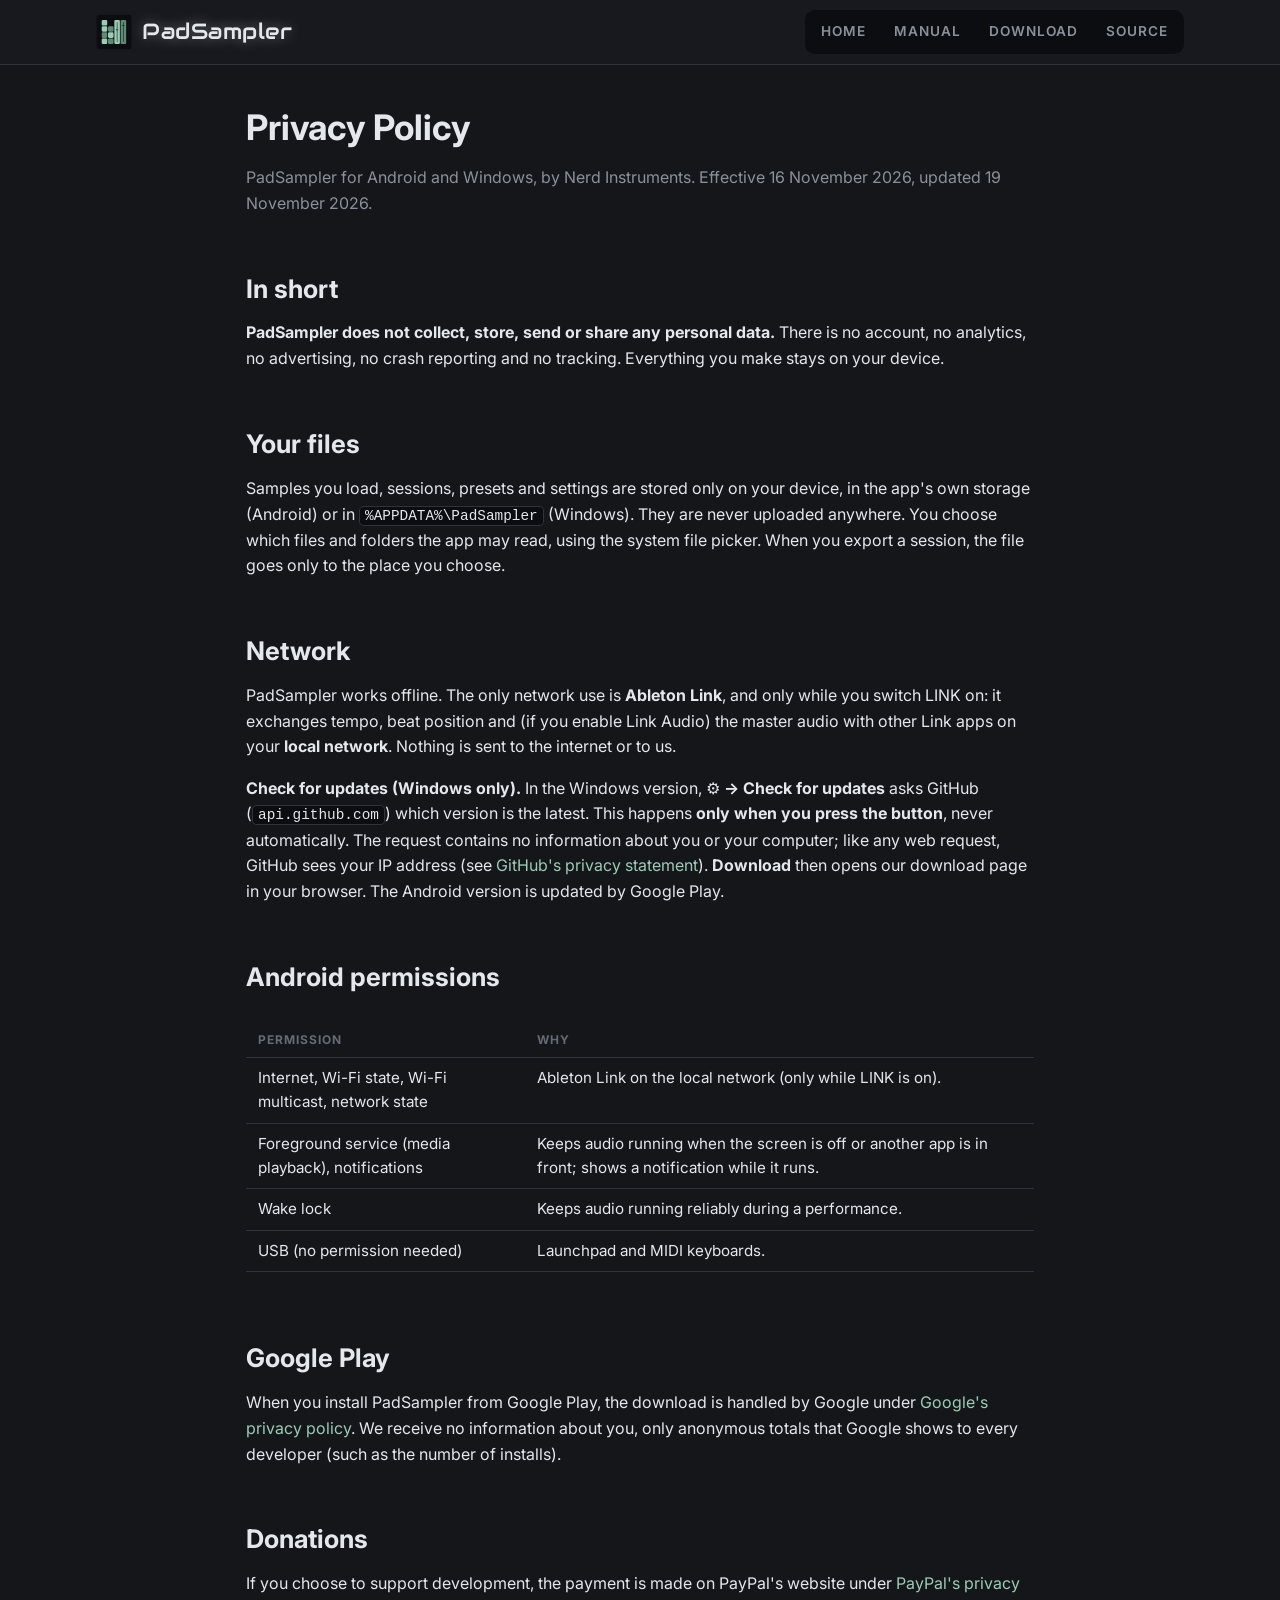
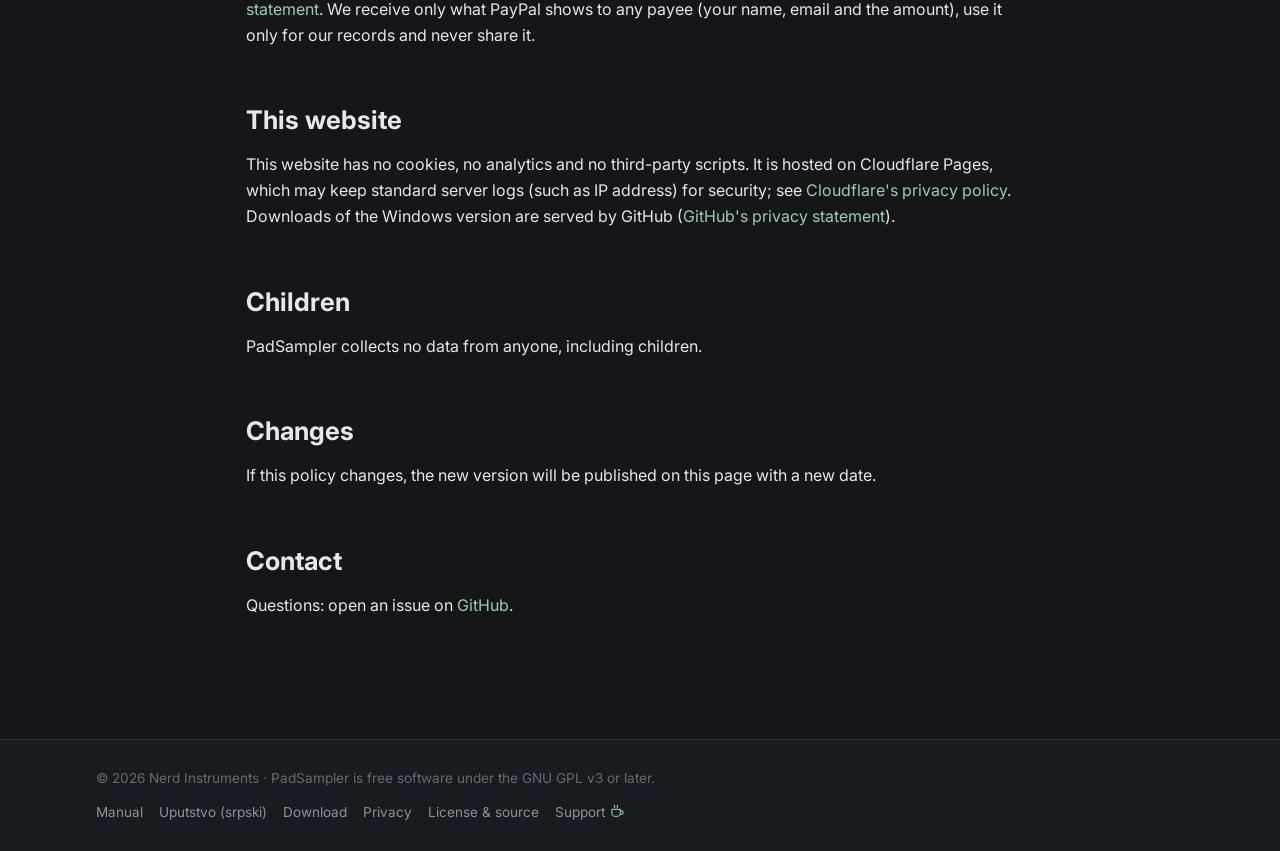
<file: website/privacy.html>
<!doctype html>
<html lang="en">
<head>
<meta charset="utf-8">
<meta name="viewport" content="width=device-width, initial-scale=1">
<title>PadSampler Privacy Policy</title>
<meta name="description" content="PadSampler does not collect, store or share any personal data.">
<meta name="theme-color" content="#14161a">
<link rel="icon" href="logo.svg" type="image/svg+xml">
<link rel="stylesheet" href="style.css">
</head>
<body>
<header class="site-header">
  <div class="wrap">
    <a class="brand" href="./"><img src="logo.svg" alt=""><span>PadSampler</span></a>
    <nav class="nav">
      <a href="./">Home</a>
      <a href="manual.html">Manual</a>
      <a href="download.html">Download</a>
      <a href="license.html">Source</a>
    </nav>
  </div>
</header>

<main class="wrap page">
  <h1>Privacy Policy</h1>
  <p class="muted">PadSampler for Android and Windows, by Nerd Instruments. Effective 16 November 2026, updated 19 November 2026.</p>

  <h2>In short</h2>
  <p><b>PadSampler does not collect, store, send or share any personal data.</b> There is no account, no analytics, no
    advertising, no crash reporting and no tracking. Everything you make stays on your device.</p>

  <h2>Your files</h2>
  <p>Samples you load, sessions, presets and settings are stored only on your device, in the app's own storage
    (Android) or in <code>%APPDATA%\PadSampler</code> (Windows). They are never uploaded anywhere. You choose which
    files and folders the app may read, using the system file picker. When you export a session, the file goes only
    to the place you choose.</p>

  <h2>Network</h2>
  <p>PadSampler works offline. The only network use is <b>Ableton Link</b>, and only while you switch LINK on: it exchanges
    tempo, beat position and (if you enable Link Audio) the master audio with other Link apps on your <b>local network</b>.
    Nothing is sent to the internet or to us.</p>
  <p><b>Check for updates (Windows only).</b> In the Windows version, <b>⚙ → Check for updates</b> asks GitHub
    (<code>api.github.com</code>) which version is the latest. This happens <b>only when you press the button</b>, never
    automatically. The request contains no information about you or your computer; like any web request, GitHub sees your
    IP address (see <a href="https://docs.github.com/site-policy/privacy-policies/github-general-privacy-statement">GitHub's privacy statement</a>).
    <b>Download</b> then opens our download page in your browser. The Android version is updated by Google Play.</p>

  <h2>Android permissions</h2>
  <div class="table-wrap"><table>
    <tr><th>Permission</th><th>Why</th></tr>
    <tr><td>Internet, Wi-Fi state, Wi-Fi multicast, network state</td><td>Ableton Link on the local network (only while LINK is on).</td></tr>
    <tr><td>Foreground service (media playback), notifications</td><td>Keeps audio running when the screen is off or another app is in front; shows a notification while it runs.</td></tr>
    <tr><td>Wake lock</td><td>Keeps audio running reliably during a performance.</td></tr>
    <tr><td>USB (no permission needed)</td><td>Launchpad and MIDI keyboards.</td></tr>
  </table></div>

  <h2>Google Play</h2>
  <p>When you install PadSampler from Google Play, the download is handled by Google under
    <a href="https://policies.google.com/privacy">Google's privacy policy</a>. We receive no information about you, only
    anonymous totals that Google shows to every developer (such as the number of installs).</p>

  <h2>Donations</h2>
  <p>If you choose to support development, the payment is made on PayPal's website under
    <a href="https://www.paypal.com/webapps/mpp/ua/privacy-full">PayPal's privacy statement</a>. We receive only what PayPal
    shows to any payee (your name, email and the amount), use it only for our records and never share it.</p>

  <h2>This website</h2>
  <p>This website has no cookies, no analytics and no third-party scripts. It is hosted on Cloudflare Pages, which may keep
    standard server logs (such as IP address) for security; see <a href="https://www.cloudflare.com/privacypolicy/">Cloudflare's privacy policy</a>.
    Downloads of the Windows version are served by GitHub (<a href="https://docs.github.com/site-policy/privacy-policies/github-general-privacy-statement">GitHub's privacy statement</a>).</p>

  <h2>Children</h2>
  <p>PadSampler collects no data from anyone, including children.</p>

  <h2>Changes</h2>
  <p>If this policy changes, the new version will be published on this page with a new date.</p>

  <h2>Contact</h2>
  <p>Questions: open an issue on <a href="https://github.com/rasxxb-hash/padsampler/issues">GitHub</a>.</p>
</main>

<footer class="site-footer">
  <div class="wrap">
    <p>© 2026 Nerd Instruments · PadSampler is free software under the GNU GPL v3 or later.</p>
    <nav>
      <a href="manual.html">Manual</a>
      <a href="uputstvo.html">Uputstvo (srpski)</a>
      <a href="download.html">Download</a>
      <a href="privacy.html">Privacy</a>
      <a href="license.html">License &amp; source</a>
      <a href="https://paypal.me/padsampler">Support <svg class="ico" viewBox="0 0 24 24" aria-hidden="true"><path d="M4 9h12v5a5 5 0 0 1-5 5H9a5 5 0 0 1-5-5z"/><path d="M16 11h1.5a2.5 2.5 0 0 1 0 5H16"/><path d="M8 3.5c-.7.9-.7 1.8 0 2.7M12 3.5c-.7.9-.7 1.8 0 2.7"/></svg></a>
    </nav>
  </div>
</footer>
</body>
</html>
</file>
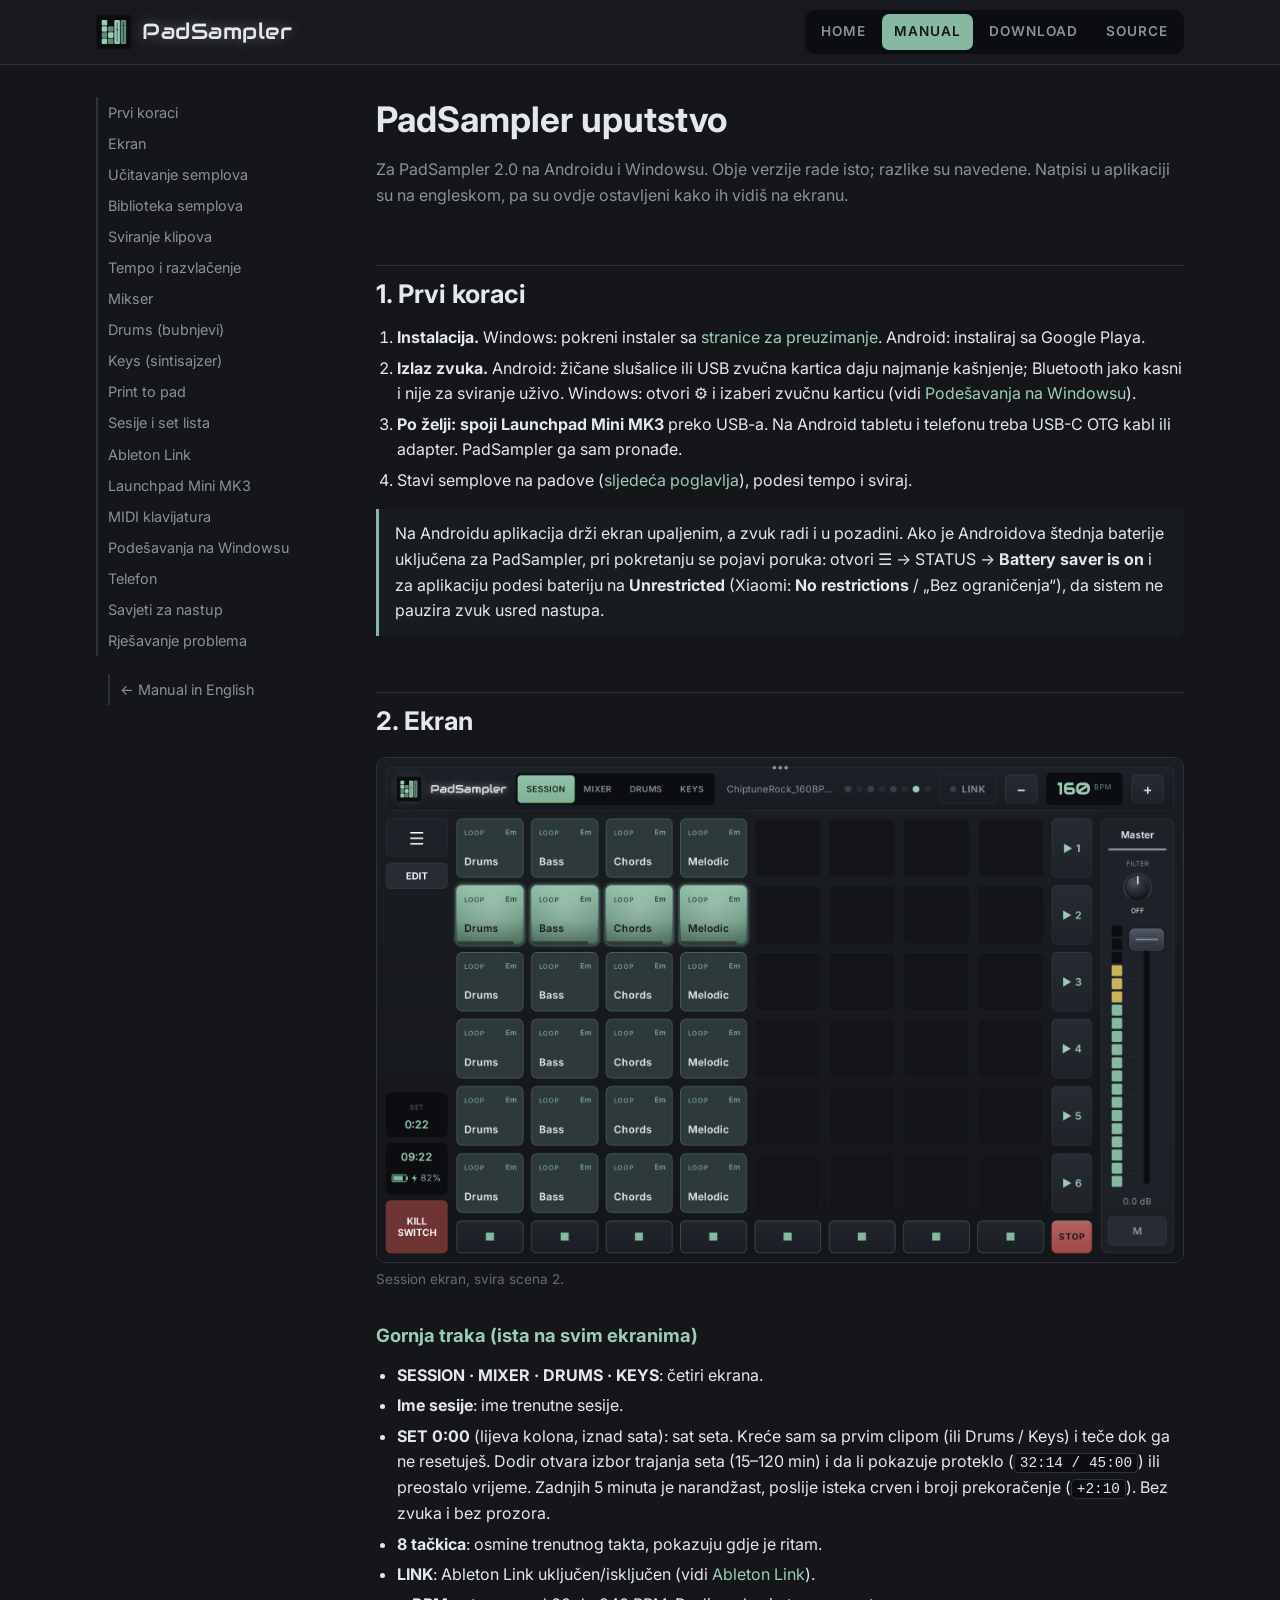
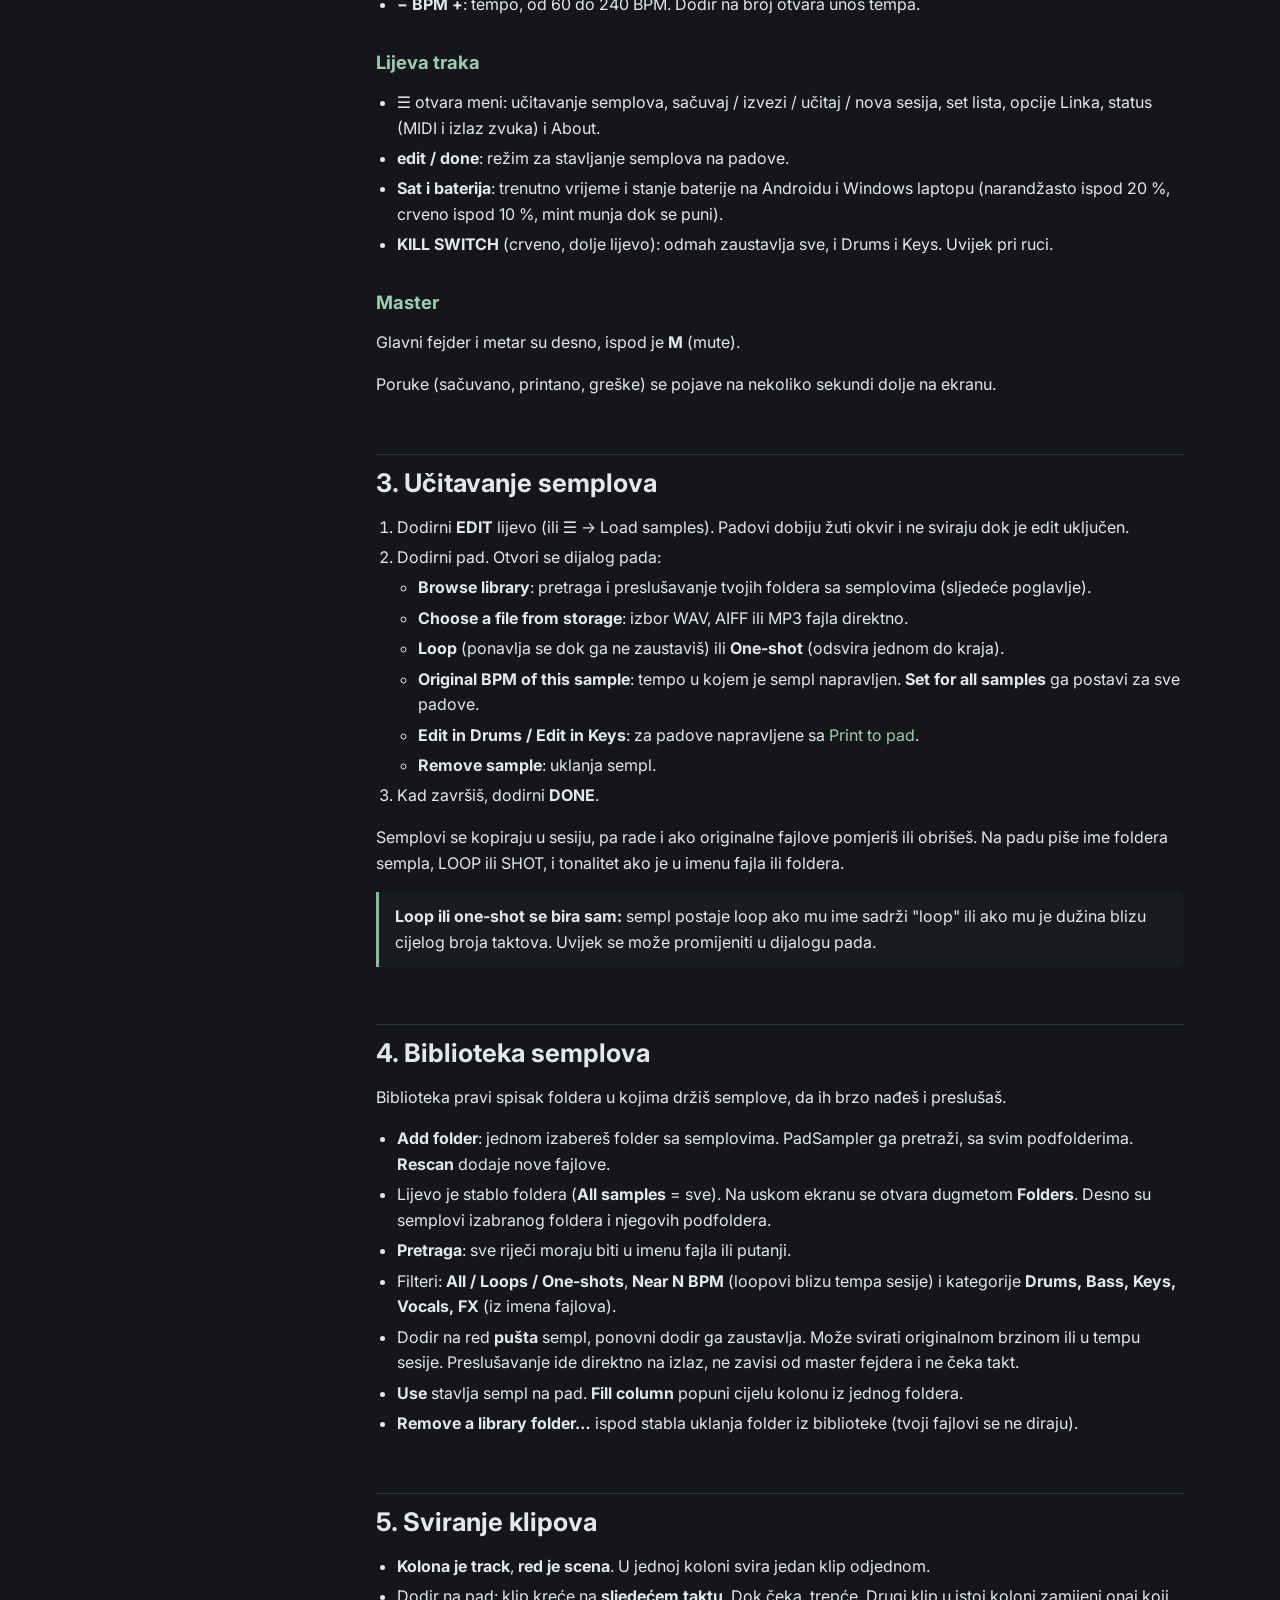
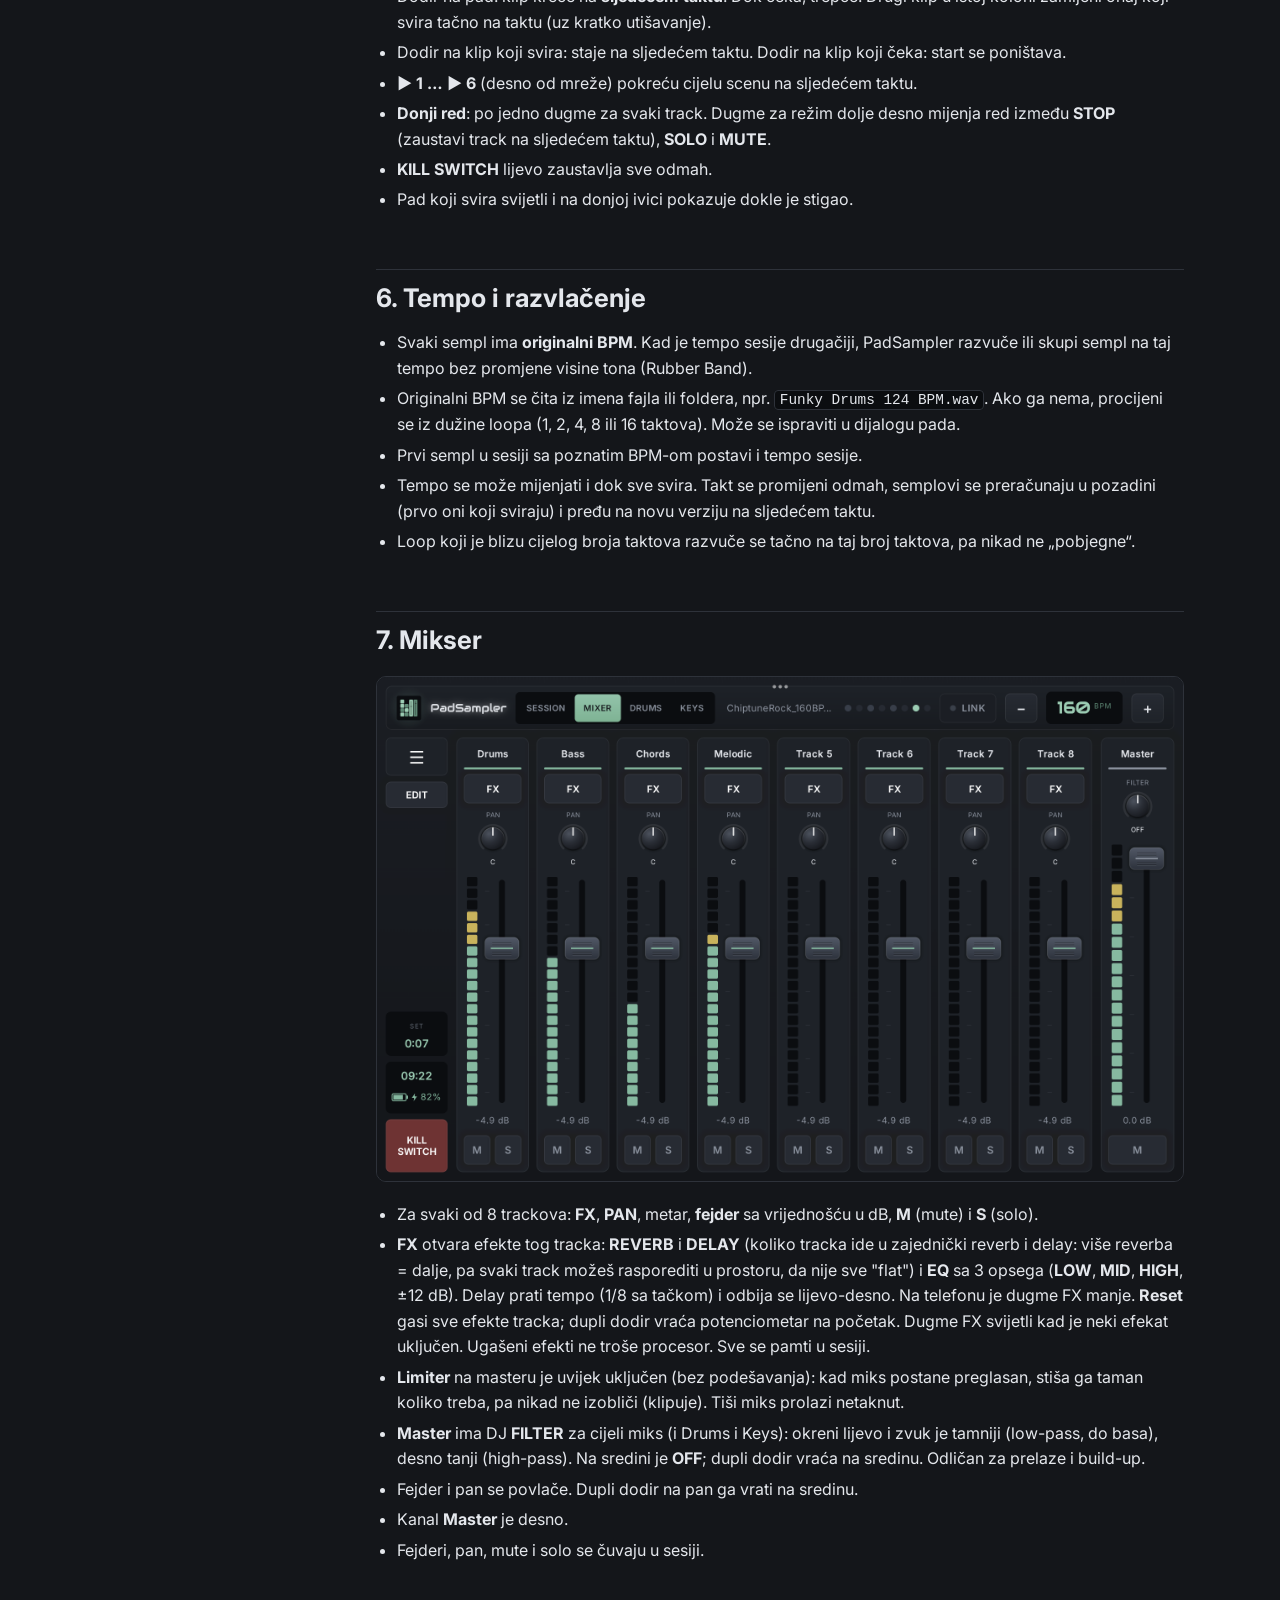
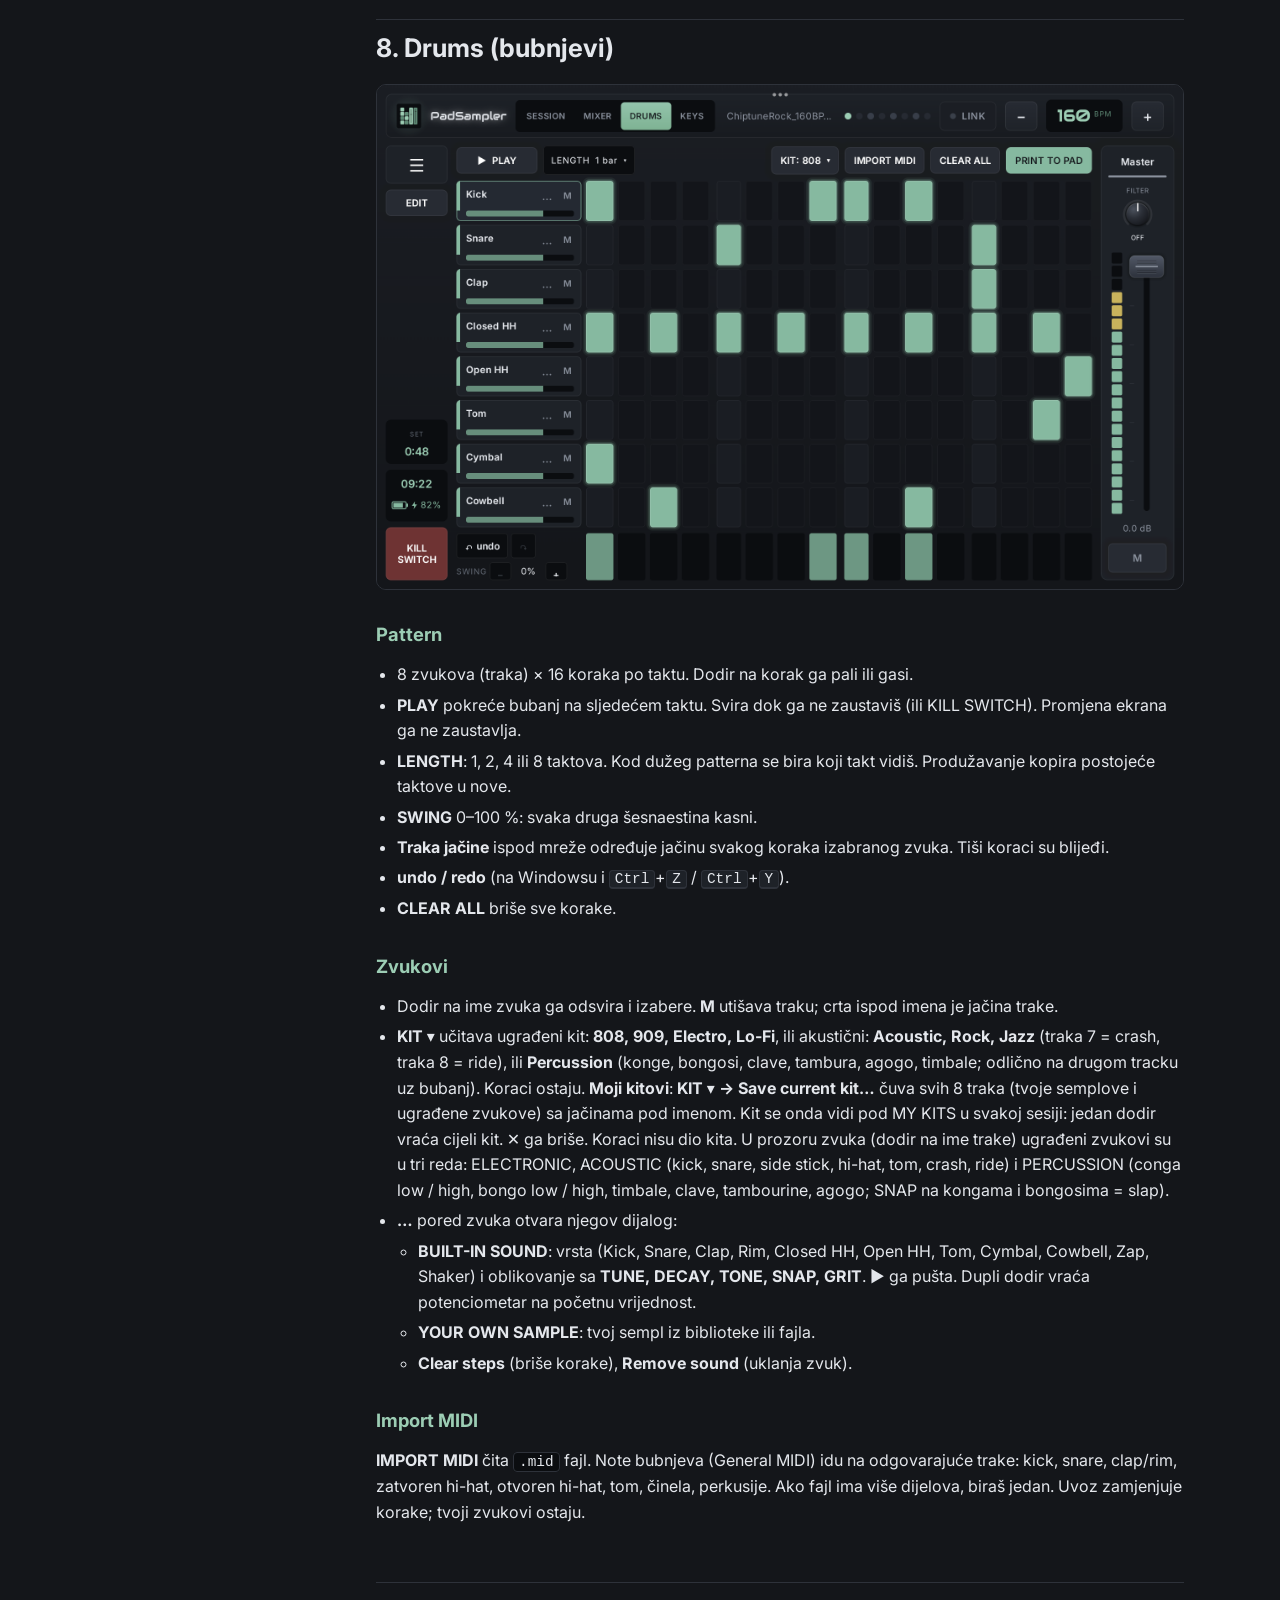
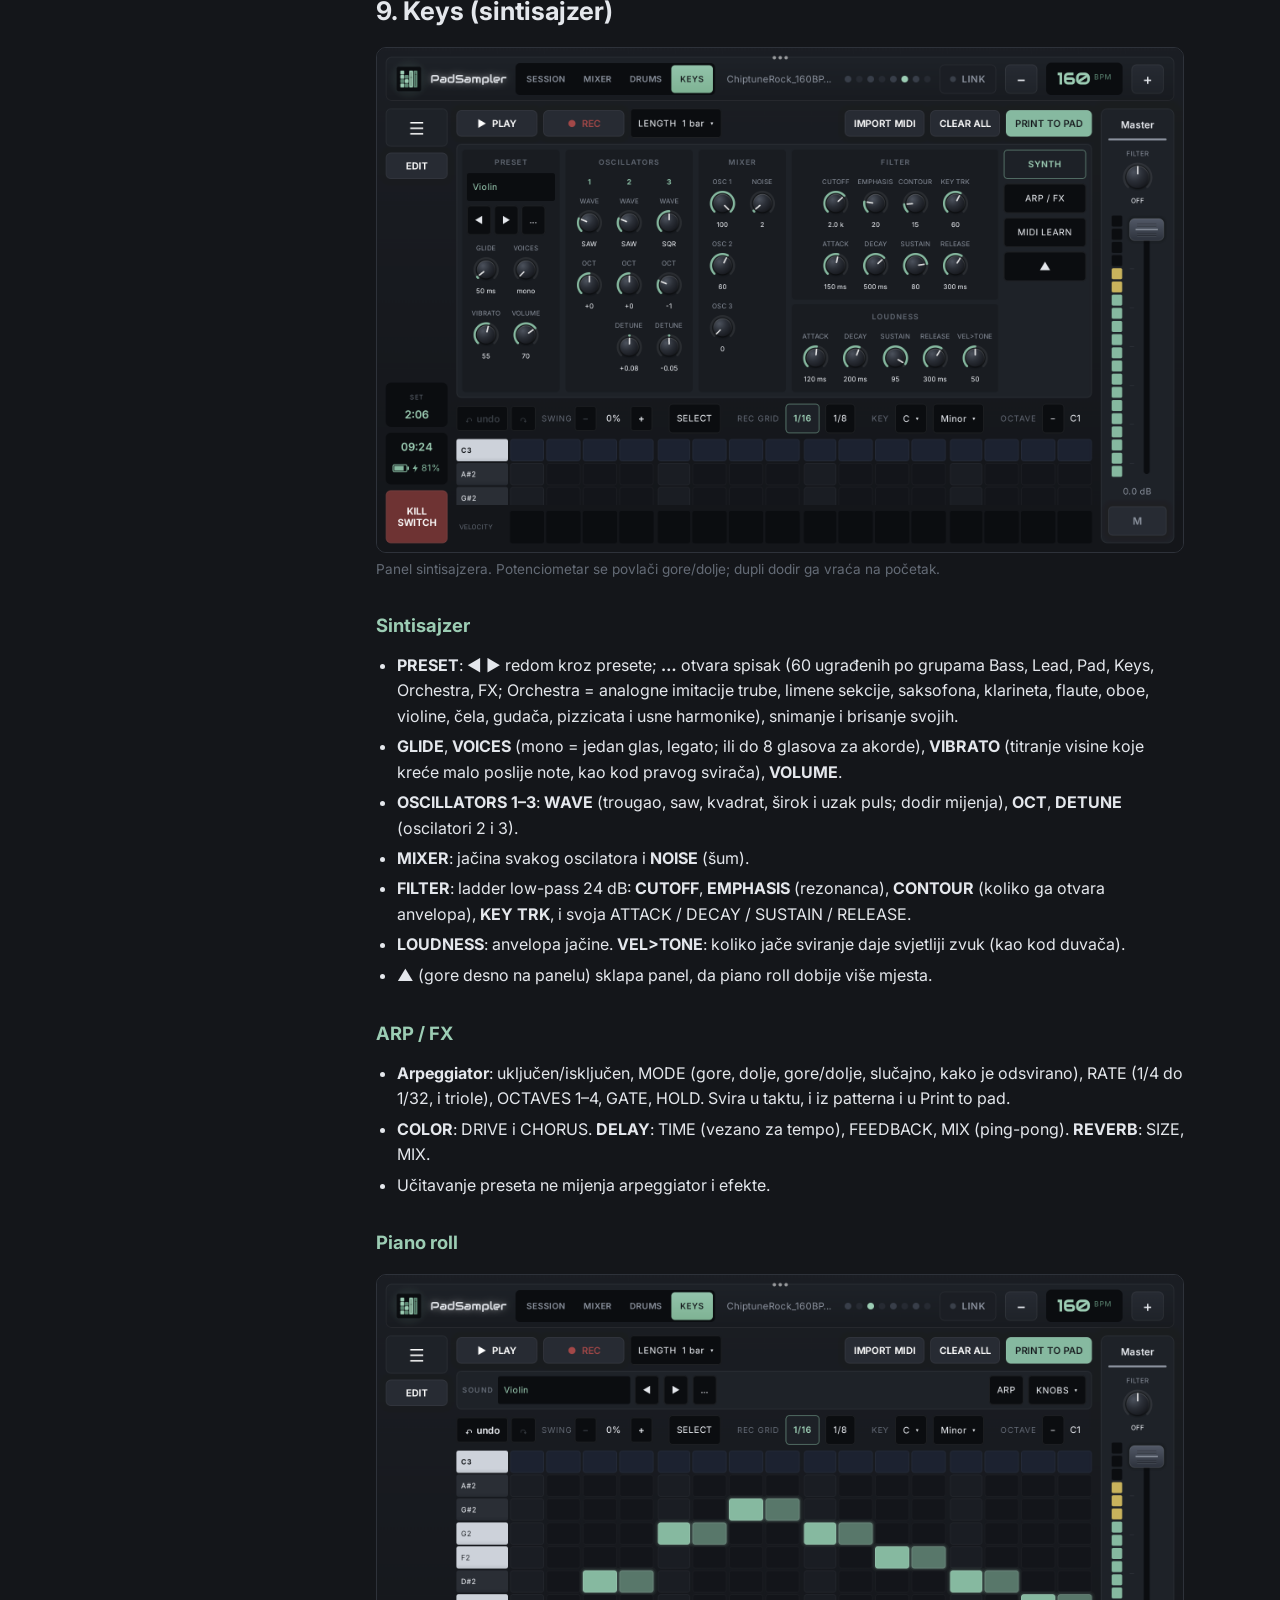
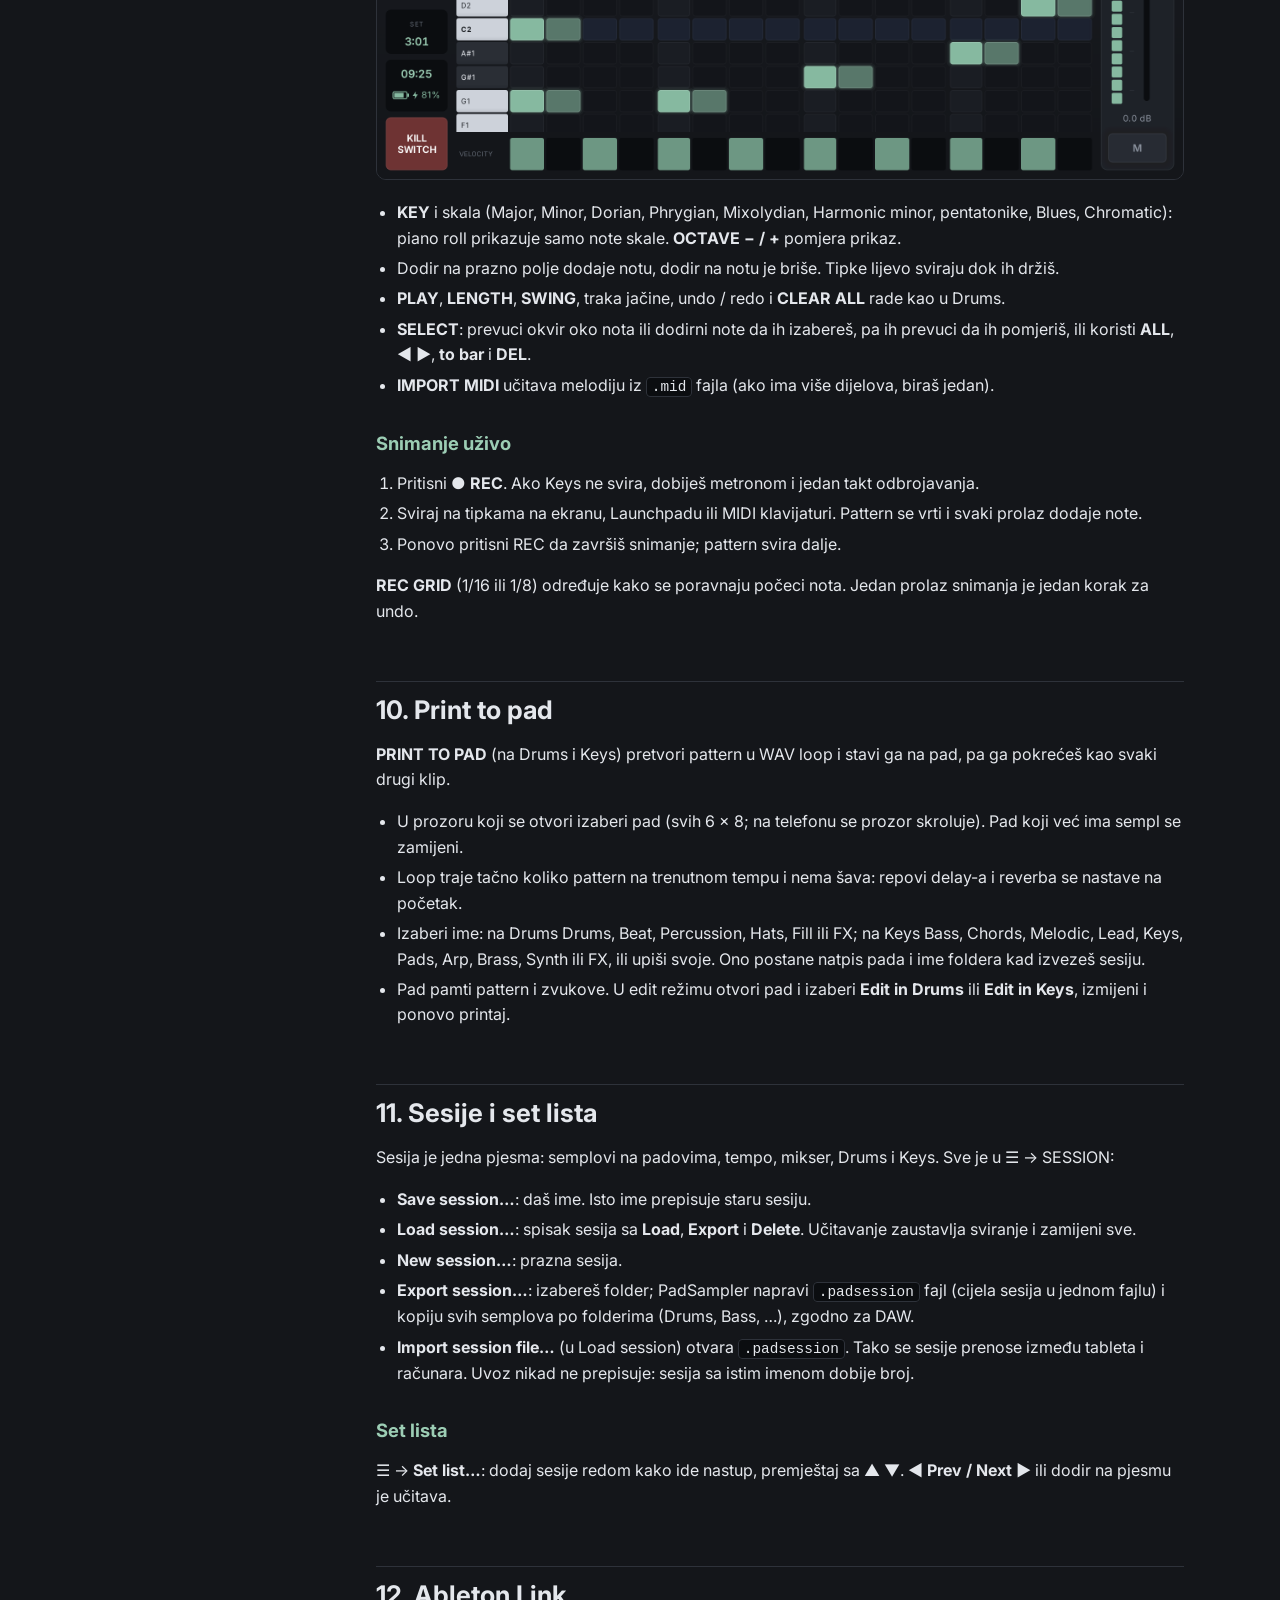
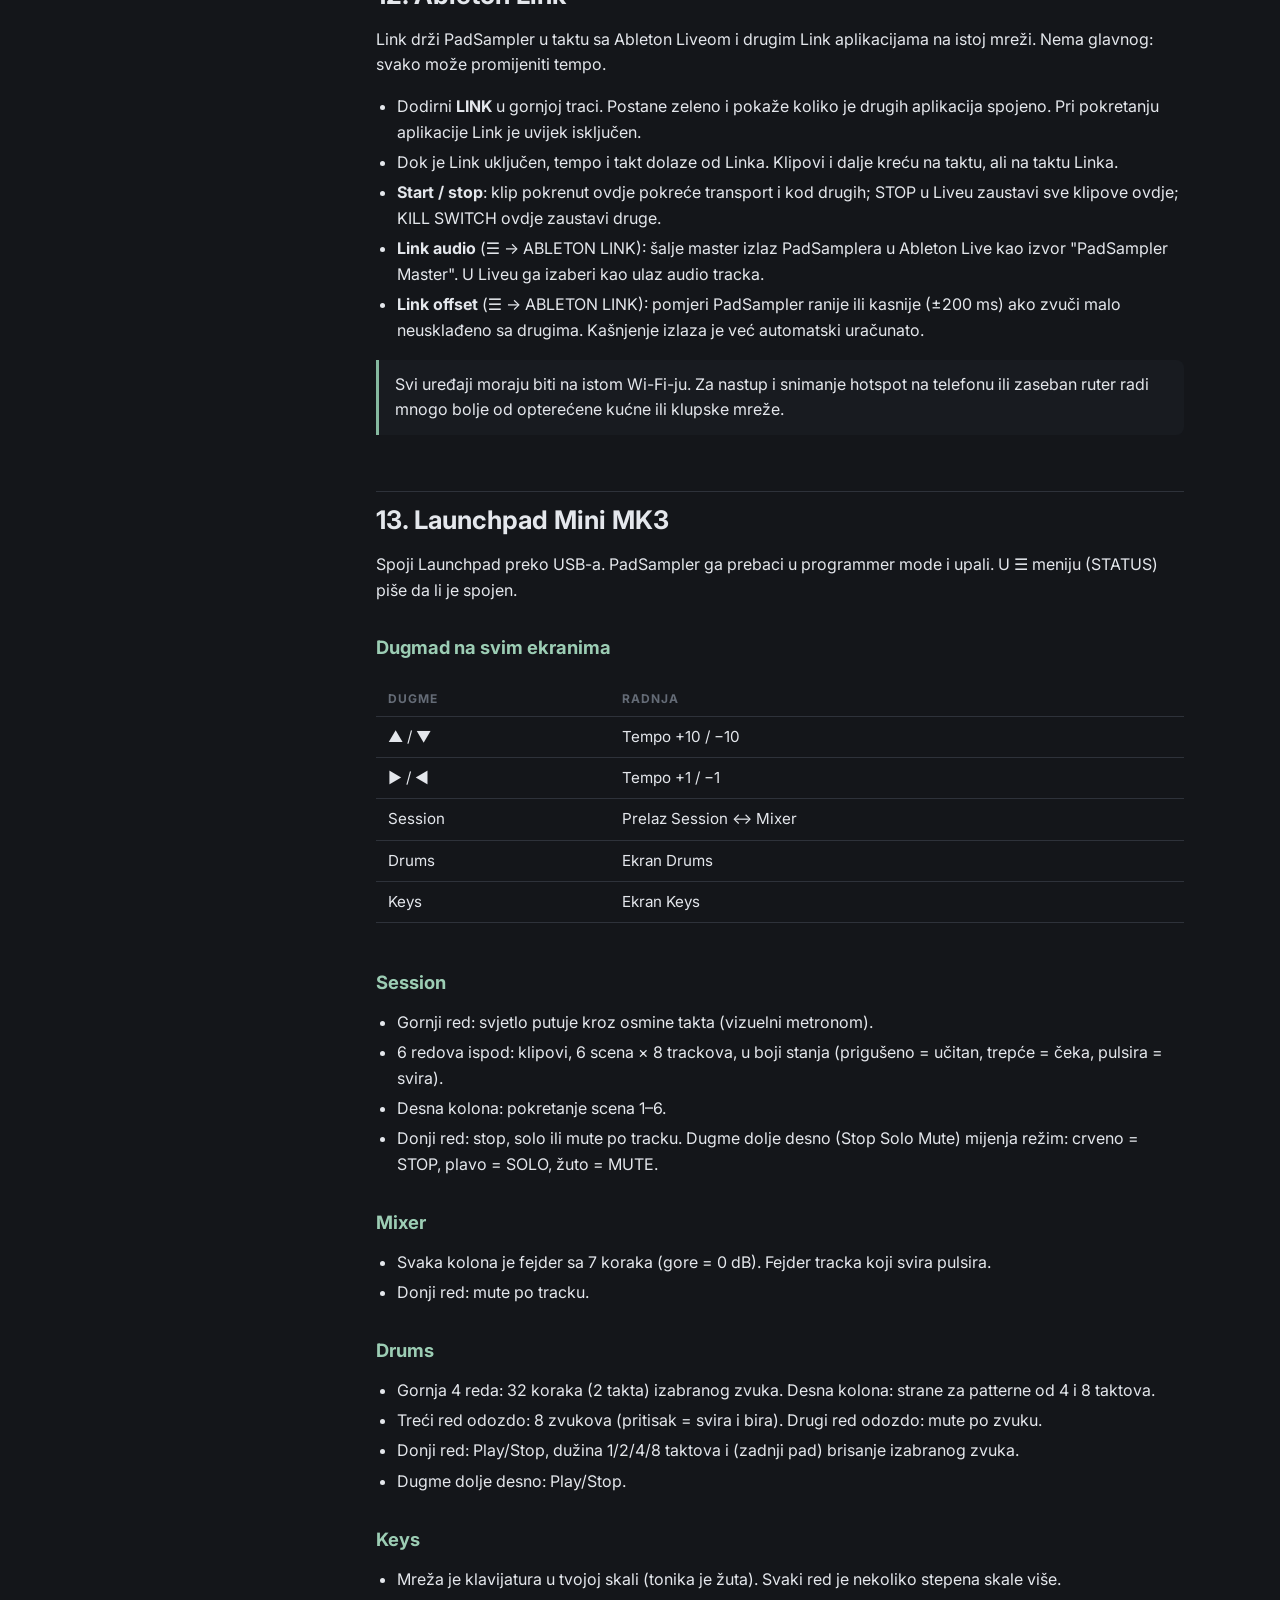
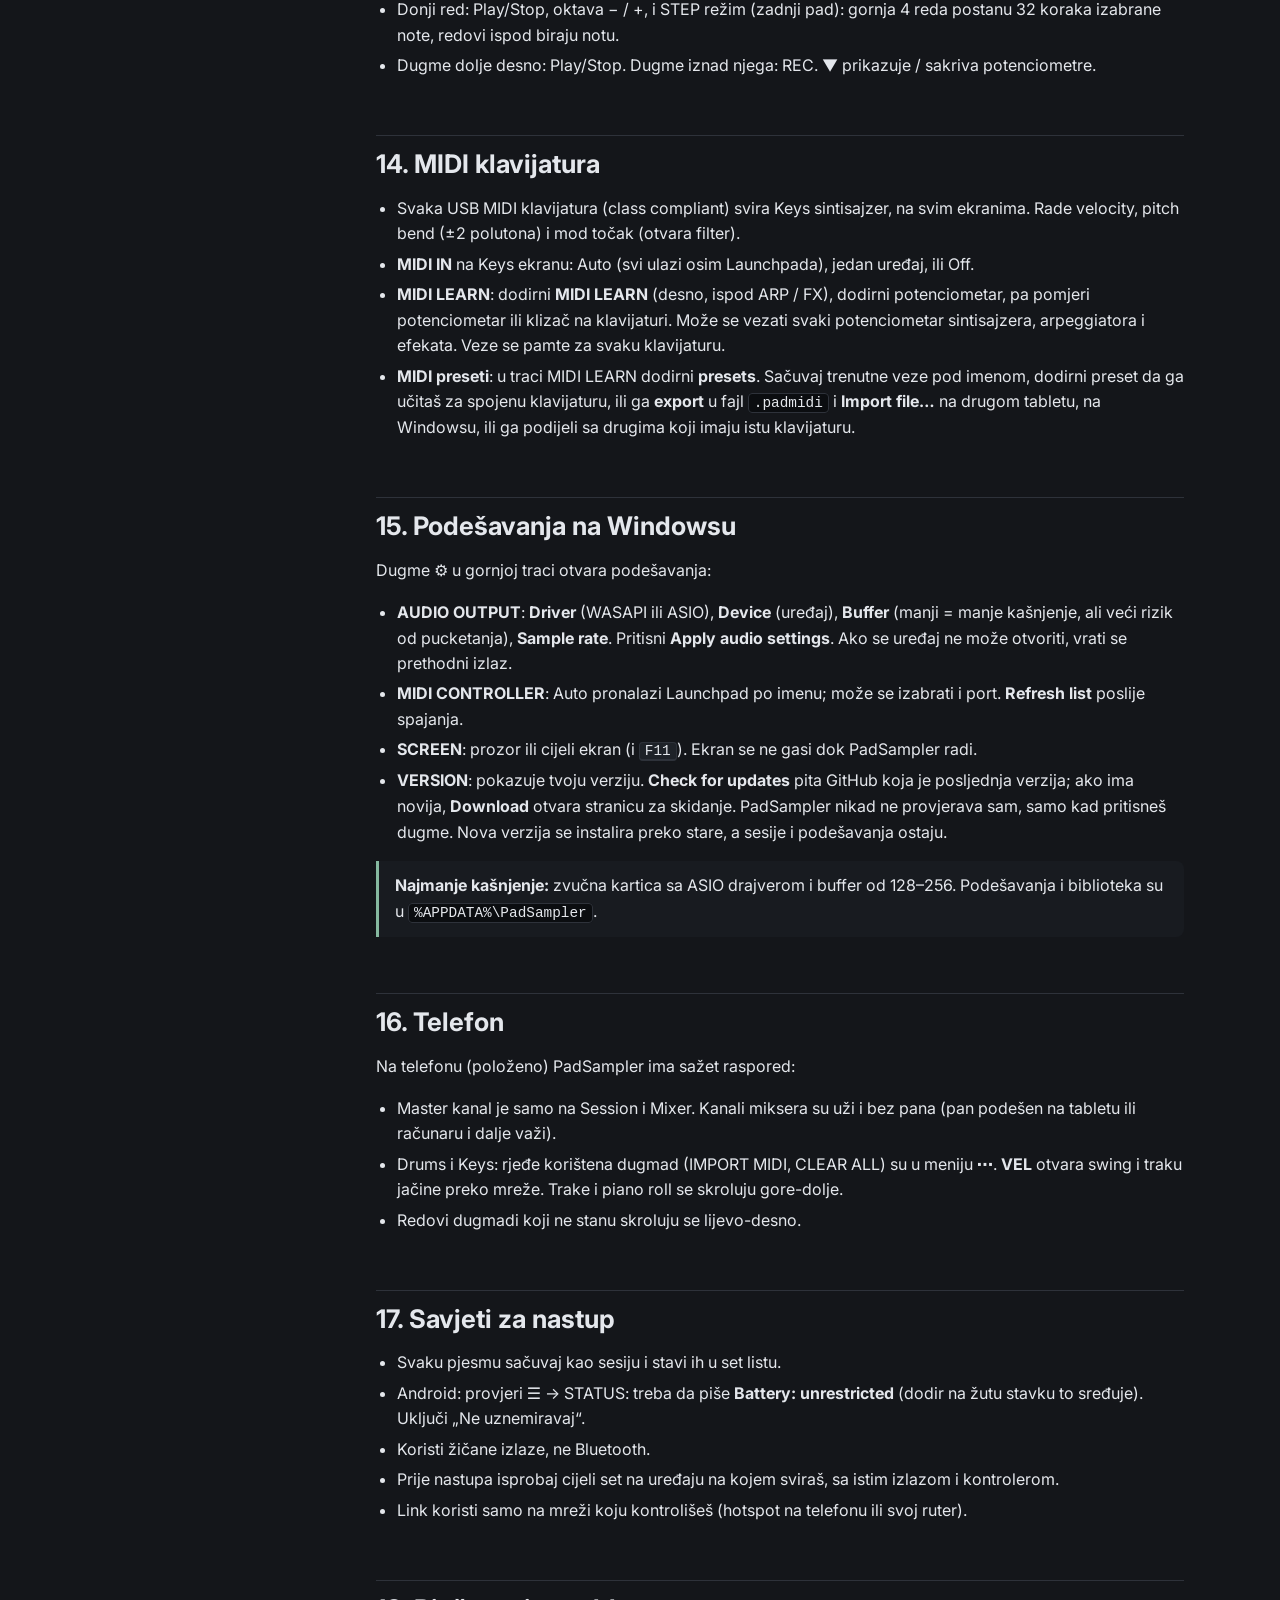
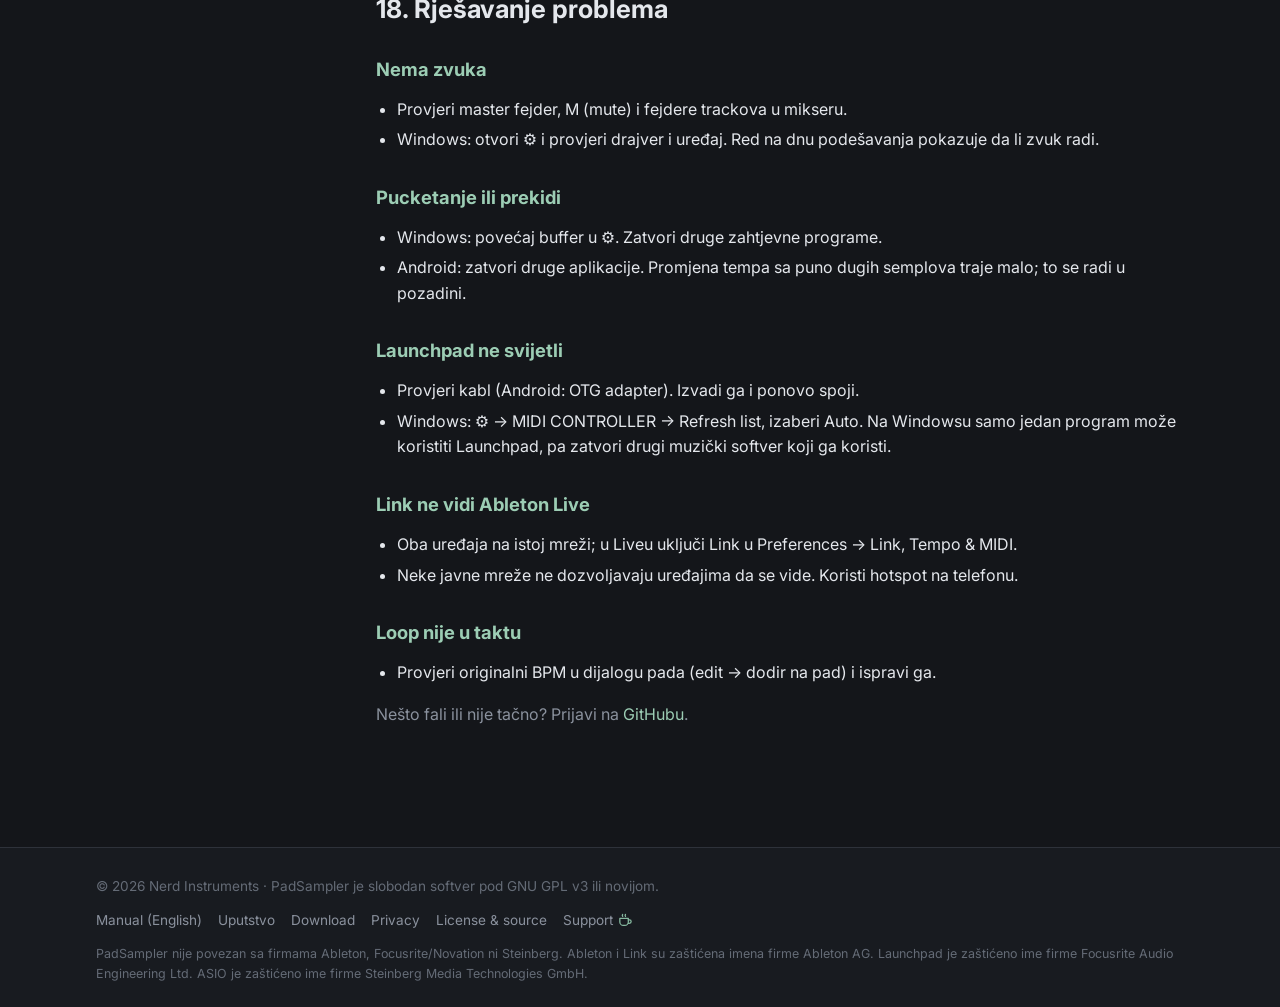
<file: website/uputstvo.html>
<!doctype html>
<html lang="sr-Latn">
<head>
<meta charset="utf-8">
<meta name="viewport" content="width=device-width, initial-scale=1">
<title>PadSampler uputstvo</title>
<meta name="description" content="Kompletno uputstvo za PadSampler: session, mikser, bubnjevi, sintisajzer, print to pad, sesije, Ableton Link, Launchpad Mini MK3 i zvuk na Windowsu.">
<meta name="theme-color" content="#14161a">
<link rel="icon" href="logo.svg" type="image/svg+xml">
<link rel="alternate" hreflang="en" href="https://nerd-instruments.net/manual.html">
<link rel="stylesheet" href="style.css">
</head>
<body>
<header class="site-header">
  <div class="wrap">
    <a class="brand" href="./"><img src="logo.svg" alt=""><span>PadSampler</span></a>
    <nav class="nav">
      <a href="./">Home</a>
      <a class="active" href="manual.html">Manual</a>
      <a href="download.html">Download</a>
      <a href="license.html">Source</a>
    </nav>
  </div>
</header>

<main class="wrap docs">
  <aside class="toc">
    <ol>
      <li><a href="#pocetak">Prvi koraci</a></li>
      <li><a href="#ekran">Ekran</a></li>
      <li><a href="#semplovi">Učitavanje semplova</a></li>
      <li><a href="#biblioteka">Biblioteka semplova</a></li>
      <li><a href="#klipovi">Sviranje klipova</a></li>
      <li><a href="#tempo">Tempo i razvlačenje</a></li>
      <li><a href="#mikser">Mikser</a></li>
      <li><a href="#drums">Drums (bubnjevi)</a></li>
      <li><a href="#keys">Keys (sintisajzer)</a></li>
      <li><a href="#print">Print to pad</a></li>
      <li><a href="#sesije">Sesije i set lista</a></li>
      <li><a href="#link">Ableton Link</a></li>
      <li><a href="#launchpad">Launchpad Mini MK3</a></li>
      <li><a href="#klavijatura">MIDI klavijatura</a></li>
      <li><a href="#windows">Podešavanja na Windowsu</a></li>
      <li><a href="#telefon">Telefon</a></li>
      <li><a href="#nastup">Savjeti za nastup</a></li>
      <li><a href="#problemi">Rješavanje problema</a></li>
    </ol>
    <p class="lang"><a href="manual.html">← Manual in English</a></p>
  </aside>

  <article class="doc">
    <h1>PadSampler uputstvo</h1>
    <p class="muted">Za PadSampler 2.0 na Androidu i Windowsu. Obje verzije rade isto; razlike su navedene.
      Natpisi u aplikaciji su na engleskom, pa su ovdje ostavljeni kako ih vidiš na ekranu.</p>

    <!-- ===================================================== -->
    <h2 id="pocetak">1. Prvi koraci</h2>
    <ol>
      <li><b>Instalacija.</b> Windows: pokreni instaler sa <a href="download.html">stranice za preuzimanje</a>.
        Android: instaliraj sa Google Playa.</li>
      <li><b>Izlaz zvuka.</b> Android: žičane slušalice ili USB zvučna kartica daju najmanje kašnjenje;
        Bluetooth jako kasni i nije za sviranje uživo. Windows: otvori ⚙ i izaberi zvučnu karticu
        (vidi <a href="#windows">Podešavanja na Windowsu</a>).</li>
      <li><b>Po želji: spoji Launchpad Mini MK3</b> preko USB-a. Na Android tabletu i telefonu treba USB-C OTG kabl ili adapter.
        PadSampler ga sam pronađe.</li>
      <li>Stavi semplove na padove (<a href="#semplovi">sljedeća poglavlja</a>), podesi tempo i sviraj.</li>
    </ol>
    <div class="tip">Na Androidu aplikacija drži ekran upaljenim, a zvuk radi i u pozadini. Ako je Androidova štednja baterije uključena za PadSampler, pri pokretanju se pojavi poruka: otvori ☰ → STATUS → <b>Battery saver is on</b> i za aplikaciju podesi bateriju na <b>Unrestricted</b> (Xiaomi: <b>No restrictions</b> / „Bez ograničenja“), da sistem ne pauzira zvuk usred nastupa.</div>

    <!-- ===================================================== -->
    <h2 id="ekran">2. Ekran</h2>
    <figure>
      <img src="images/session.png?v=202" width="1920" height="1200" loading="lazy" alt="Session ekran">
      <figcaption>Session ekran, svira scena 2.</figcaption>
    </figure>
    <h3>Gornja traka (ista na svim ekranima)</h3>
    <ul>
      <li><b>SESSION · MIXER · DRUMS · KEYS</b>: četiri ekrana.</li>
      <li><b>Ime sesije</b>: ime trenutne sesije.</li>
      <li><b>SET 0:00</b> (lijeva kolona, iznad sata): sat seta. Kreće sam sa prvim clipom (ili Drums / Keys) i teče dok ga ne resetuješ. Dodir otvara
        izbor trajanja seta (15–120 min) i da li pokazuje proteklo (<code>32:14 / 45:00</code>) ili preostalo vrijeme.
        Zadnjih 5 minuta je narandžast, poslije isteka crven i broji prekoračenje (<code>+2:10</code>). Bez zvuka i bez prozora.</li>
      <li><b>8 tačkica</b>: osmine trenutnog takta, pokazuju gdje je ritam.</li>
      <li><b>LINK</b>: Ableton Link uključen/isključen (vidi <a href="#link">Ableton Link</a>).</li>
      <li><b>− BPM +</b>: tempo, od 60 do 240 BPM. Dodir na broj otvara unos tempa.</li>
    </ul>
    <h3>Lijeva traka</h3>
    <ul>
      <li><b>☰</b> otvara meni: učitavanje semplova, sačuvaj / izvezi / učitaj / nova sesija, set lista, opcije Linka,
        status (MIDI i izlaz zvuka) i About.</li>
      <li><b>edit / done</b>: režim za stavljanje semplova na padove.</li>
      <li><b>Sat i baterija</b>: trenutno vrijeme i stanje baterije na Androidu i Windows laptopu (narandžasto ispod 20 %, crveno ispod 10 %,
        mint munja dok se puni).</li>
      <li><b>KILL SWITCH</b> (crveno, dolje lijevo): odmah zaustavlja sve, i Drums i Keys. Uvijek pri ruci.</li>
    </ul>
    <h3>Master</h3>
    <p>Glavni fejder i metar su desno, ispod je <b>M</b> (mute).</p>
    <p>Poruke (sačuvano, printano, greške) se pojave na nekoliko sekundi dolje na ekranu.</p>

    <!-- ===================================================== -->
    <h2 id="semplovi">3. Učitavanje semplova</h2>
    <ol>
      <li>Dodirni <b>EDIT</b> lijevo (ili ☰ → Load samples). Padovi dobiju žuti okvir i ne sviraju dok je edit uključen.</li>
      <li>Dodirni pad. Otvori se dijalog pada:
        <ul>
          <li><b>Browse library</b>: pretraga i preslušavanje tvojih foldera sa semplovima (sljedeće poglavlje).</li>
          <li><b>Choose a file from storage</b>: izbor WAV, AIFF ili MP3 fajla direktno.</li>
          <li><b>Loop</b> (ponavlja se dok ga ne zaustaviš) ili <b>One-shot</b> (odsvira jednom do kraja).</li>
          <li><b>Original BPM of this sample</b>: tempo u kojem je sempl napravljen. <b>Set for all samples</b> ga postavi za sve padove.</li>
          <li><b>Edit in Drums / Edit in Keys</b>: za padove napravljene sa <a href="#print">Print to pad</a>.</li>
          <li><b>Remove sample</b>: uklanja sempl.</li>
        </ul>
      </li>
      <li>Kad završiš, dodirni <b>DONE</b>.</li>
    </ol>
    <p>Semplovi se kopiraju u sesiju, pa rade i ako originalne fajlove pomjeriš ili obrišeš.
      Na padu piše ime foldera sempla, LOOP ili SHOT, i tonalitet ako je u imenu fajla ili foldera.</p>
    <div class="tip"><b>Loop ili one-shot se bira sam:</b> sempl postaje loop ako mu ime sadrži "loop" ili ako mu je
      dužina blizu cijelog broja taktova. Uvijek se može promijeniti u dijalogu pada.</div>

    <!-- ===================================================== -->
    <h2 id="biblioteka">4. Biblioteka semplova</h2>
    <p>Biblioteka pravi spisak foldera u kojima držiš semplove, da ih brzo nađeš i preslušaš.</p>
    <ul>
      <li><b>Add folder</b>: jednom izabereš folder sa semplovima. PadSampler ga pretraži, sa svim podfolderima.
        <b>Rescan</b> dodaje nove fajlove.</li>
      <li>Lijevo je stablo foldera (<b>All samples</b> = sve). Na uskom ekranu se otvara dugmetom <b>Folders</b>.
        Desno su semplovi izabranog foldera i njegovih podfoldera.</li>
      <li><b>Pretraga</b>: sve riječi moraju biti u imenu fajla ili putanji.</li>
      <li>Filteri: <b>All / Loops / One-shots</b>, <b>Near N BPM</b> (loopovi blizu tempa sesije)
        i kategorije <b>Drums, Bass, Keys, Vocals, FX</b> (iz imena fajlova).</li>
      <li>Dodir na red <b>pušta</b> sempl, ponovni dodir ga zaustavlja. Može svirati originalnom brzinom ili u tempu sesije.
        Preslušavanje ide direktno na izlaz, ne zavisi od master fejdera i ne čeka takt.</li>
      <li><b>Use</b> stavlja sempl na pad. <b>Fill column</b> popuni cijelu kolonu iz jednog foldera.</li>
      <li><b>Remove a library folder…</b> ispod stabla uklanja folder iz biblioteke (tvoji fajlovi se ne diraju).</li>
    </ul>

    <!-- ===================================================== -->
    <h2 id="klipovi">5. Sviranje klipova</h2>
    <ul>
      <li><b>Kolona je track</b>, <b>red je scena</b>. U jednoj koloni svira jedan klip odjednom.</li>
      <li>Dodir na pad: klip kreće na <b>sljedećem taktu</b>. Dok čeka, trepće. Drugi klip u istoj koloni zamijeni
        onaj koji svira tačno na taktu (uz kratko utišavanje).</li>
      <li>Dodir na klip koji svira: staje na sljedećem taktu. Dodir na klip koji čeka: start se poništava.</li>
      <li><b>▶ 1 … ▶ 6</b> (desno od mreže) pokreću cijelu scenu na sljedećem taktu.</li>
      <li><b>Donji red</b>: po jedno dugme za svaki track. Dugme za režim dolje desno mijenja red između
        <b>STOP</b> (zaustavi track na sljedećem taktu), <b>SOLO</b> i <b>MUTE</b>.</li>
      <li><b>KILL SWITCH</b> lijevo zaustavlja sve odmah.</li>
      <li>Pad koji svira svijetli i na donjoj ivici pokazuje dokle je stigao.</li>
    </ul>

    <!-- ===================================================== -->
    <h2 id="tempo">6. Tempo i razvlačenje</h2>
    <ul>
      <li>Svaki sempl ima <b>originalni BPM</b>. Kad je tempo sesije drugačiji, PadSampler razvuče ili skupi sempl na
        taj tempo bez promjene visine tona (Rubber Band).</li>
      <li>Originalni BPM se čita iz imena fajla ili foldera, npr. <code>Funky Drums 124 BPM.wav</code>.
        Ako ga nema, procijeni se iz dužine loopa (1, 2, 4, 8 ili 16 taktova). Može se ispraviti u dijalogu pada.</li>
      <li>Prvi sempl u sesiji sa poznatim BPM-om postavi i tempo sesije.</li>
      <li>Tempo se može mijenjati i dok sve svira. Takt se promijeni odmah, semplovi se preračunaju u pozadini
        (prvo oni koji sviraju) i pređu na novu verziju na sljedećem taktu.</li>
      <li>Loop koji je blizu cijelog broja taktova razvuče se tačno na taj broj taktova, pa nikad ne „pobjegne“.</li>
    </ul>

    <!-- ===================================================== -->
    <h2 id="mikser">7. Mikser</h2>
    <figure>
      <img src="images/mixer.png?v=202" width="1920" height="1200" loading="lazy" alt="Mikser">
    </figure>
    <ul>
      <li>Za svaki od 8 trackova: <b>FX</b>, <b>PAN</b>, metar, <b>fejder</b> sa vrijednošću u dB, <b>M</b> (mute) i <b>S</b> (solo).</li>
      <li><b>FX</b> otvara efekte tog tracka: <b>REVERB</b> i <b>DELAY</b> (koliko tracka ide u zajednički reverb i delay: više
        reverba = dalje, pa svaki track možeš rasporediti u prostoru, da nije sve "flat") i <b>EQ</b> sa 3 opsega (<b>LOW</b>,
        <b>MID</b>, <b>HIGH</b>, ±12 dB). Delay prati tempo (1/8 sa tačkom) i odbija se lijevo-desno. Na telefonu je dugme FX manje. <b>Reset</b> gasi sve efekte
        tracka; dupli dodir vraća potenciometar na početak. Dugme FX svijetli kad je neki efekat uključen. Ugašeni efekti ne
        troše procesor. Sve se pamti u sesiji.</li>
      <li><b>Limiter</b> na masteru je uvijek uključen (bez podešavanja): kad miks postane preglasan, stiša ga taman koliko
        treba, pa nikad ne izobliči (klipuje). Tiši miks prolazi netaknut.</li>
      <li><b>Master</b> ima DJ <b>FILTER</b> za cijeli miks (i Drums i Keys): okreni lijevo i zvuk je tamniji (low-pass, do basa),
        desno tanji (high-pass). Na sredini je <b>OFF</b>; dupli dodir vraća na sredinu. Odličan za prelaze i build-up.</li>
      <li>Fejder i pan se povlače. Dupli dodir na pan ga vrati na sredinu.</li>
      <li>Kanal <b>Master</b> je desno.</li>
      <li>Fejderi, pan, mute i solo se čuvaju u sesiji.</li>
    </ul>

    <!-- ===================================================== -->
    <h2 id="drums">8. Drums (bubnjevi)</h2>
    <figure>
      <img src="images/drums.png?v=202" width="1920" height="1200" loading="lazy" alt="Drums step sekvencer">
    </figure>
    <h3>Pattern</h3>
    <ul>
      <li>8 zvukova (traka) × 16 koraka po taktu. Dodir na korak ga pali ili gasi.</li>
      <li><b>PLAY</b> pokreće bubanj na sljedećem taktu. Svira dok ga ne zaustaviš (ili KILL SWITCH). Promjena ekrana ga ne zaustavlja.</li>
      <li><b>LENGTH</b>: 1, 2, 4 ili 8 taktova. Kod dužeg patterna se bira koji takt vidiš. Produžavanje kopira postojeće taktove u nove.</li>
      <li><b>SWING</b> 0–100 %: svaka druga šesnaestina kasni.</li>
      <li><b>Traka jačine</b> ispod mreže određuje jačinu svakog koraka izabranog zvuka. Tiši koraci su blijeđi.</li>
      <li><b>undo / redo</b> (na Windowsu i <kbd>Ctrl</kbd>+<kbd>Z</kbd> / <kbd>Ctrl</kbd>+<kbd>Y</kbd>).</li>
      <li><b>CLEAR ALL</b> briše sve korake.</li>
    </ul>
    <h3>Zvukovi</h3>
    <ul>
      <li>Dodir na ime zvuka ga odsvira i izabere. <b>M</b> utišava traku; crta ispod imena je jačina trake.</li>
      <li><b>KIT ▾</b> učitava ugrađeni kit: <b>808, 909, Electro, Lo-Fi</b>, ili akustični: <b>Acoustic, Rock, Jazz</b> (traka 7 = crash, traka 8 = ride), ili <b>Percussion</b> (konge, bongosi, clave, tambura, agogo, timbale; odlično na drugom tracku uz bubanj). Koraci ostaju.
        <b>Moji kitovi</b>: <b>KIT ▾ → Save current kit…</b> čuva svih 8 traka (tvoje semplove i ugrađene zvukove) sa jačinama pod imenom.
        Kit se onda vidi pod MY KITS u svakoj sesiji: jedan dodir vraća cijeli kit. ✕ ga briše. Koraci nisu dio kita.
        U prozoru zvuka (dodir na ime trake) ugrađeni zvukovi su u tri reda: ELECTRONIC, ACOUSTIC (kick, snare, side stick,
        hi-hat, tom, crash, ride) i PERCUSSION (conga low / high, bongo low / high, timbale, clave, tambourine, agogo; SNAP
        na kongama i bongosima = slap).</li>
      <li><b>…</b> pored zvuka otvara njegov dijalog:
        <ul>
          <li><b>BUILT-IN SOUND</b>: vrsta (Kick, Snare, Clap, Rim, Closed HH, Open HH, Tom, Cymbal, Cowbell, Zap, Shaker)
            i oblikovanje sa <b>TUNE, DECAY, TONE, SNAP, GRIT</b>. ▶ ga pušta. Dupli dodir vraća potenciometar na početnu vrijednost.</li>
          <li><b>YOUR OWN SAMPLE</b>: tvoj sempl iz biblioteke ili fajla.</li>
          <li><b>Clear steps</b> (briše korake), <b>Remove sound</b> (uklanja zvuk).</li>
        </ul>
      </li>
    </ul>
    <h3>Import MIDI</h3>
    <p><b>IMPORT MIDI</b> čita <code>.mid</code> fajl. Note bubnjeva (General MIDI) idu na odgovarajuće trake: kick, snare,
      clap/rim, zatvoren hi-hat, otvoren hi-hat, tom, činela, perkusije. Ako fajl ima više dijelova, biraš jedan.
      Uvoz zamjenjuje korake; tvoji zvukovi ostaju.</p>

    <!-- ===================================================== -->
    <h2 id="keys">9. Keys (sintisajzer)</h2>
    <figure>
      <img src="images/keys-synth.png?v=202" width="1920" height="1200" loading="lazy" alt="Panel sintisajzera">
      <figcaption>Panel sintisajzera. Potenciometar se povlači gore/dolje; dupli dodir ga vraća na početak.</figcaption>
    </figure>
    <h3>Sintisajzer</h3>
    <ul>
      <li><b>PRESET</b>: ◀ ▶ redom kroz presete; <b>…</b> otvara spisak (60 ugrađenih po grupama Bass, Lead, Pad, Keys, Orchestra, FX; Orchestra = analogne imitacije trube, limene sekcije, saksofona, klarineta, flaute, oboe, violine, čela, gudača, pizzicata i usne harmonike),
        snimanje i brisanje svojih.</li>
      <li><b>GLIDE</b>, <b>VOICES</b> (mono = jedan glas, legato; ili do 8 glasova za akorde), <b>VIBRATO</b> (titranje visine koje kreće malo poslije note, kao kod pravog svirača), <b>VOLUME</b>.</li>
      <li><b>OSCILLATORS 1–3</b>: <b>WAVE</b> (trougao, saw, kvadrat, širok i uzak puls; dodir mijenja), <b>OCT</b>, <b>DETUNE</b> (oscilatori 2 i 3).</li>
      <li><b>MIXER</b>: jačina svakog oscilatora i <b>NOISE</b> (šum).</li>
      <li><b>FILTER</b>: ladder low-pass 24 dB: <b>CUTOFF</b>, <b>EMPHASIS</b> (rezonanca), <b>CONTOUR</b> (koliko ga otvara anvelopa),
        <b>KEY TRK</b>, i svoja ATTACK / DECAY / SUSTAIN / RELEASE.</li>
      <li><b>LOUDNESS</b>: anvelopa jačine. <b>VEL&gt;TONE</b>: koliko jače sviranje daje svjetliji zvuk (kao kod duvača).</li>
      <li><b>▲</b> (gore desno na panelu) sklapa panel, da piano roll dobije više mjesta.</li>
    </ul>
    <h3>ARP / FX</h3>
    <ul>
      <li><b>Arpeggiator</b>: uključen/isključen, MODE (gore, dolje, gore/dolje, slučajno, kako je odsvirano), RATE (1/4 do 1/32, i triole),
        OCTAVES 1–4, GATE, HOLD. Svira u taktu, i iz patterna i u Print to pad.</li>
      <li><b>COLOR</b>: DRIVE i CHORUS. <b>DELAY</b>: TIME (vezano za tempo), FEEDBACK, MIX (ping-pong). <b>REVERB</b>: SIZE, MIX.</li>
      <li>Učitavanje preseta ne mijenja arpeggiator i efekte.</li>
    </ul>
    <h3>Piano roll</h3>
    <figure>
      <img src="images/keys.png?v=202" width="1920" height="1200" loading="lazy" alt="Piano roll">
    </figure>
    <ul>
      <li><b>KEY</b> i skala (Major, Minor, Dorian, Phrygian, Mixolydian, Harmonic minor, pentatonike, Blues, Chromatic):
        piano roll prikazuje samo note skale. <b>OCTAVE − / +</b> pomjera prikaz.</li>
      <li>Dodir na prazno polje dodaje notu, dodir na notu je briše. Tipke lijevo sviraju dok ih držiš.</li>
      <li><b>PLAY</b>, <b>LENGTH</b>, <b>SWING</b>, traka jačine, undo / redo i <b>CLEAR ALL</b> rade kao u Drums.</li>
      <li><b>SELECT</b>: prevuci okvir oko nota ili dodirni note da ih izabereš, pa ih prevuci da ih pomjeriš, ili koristi
        <b>ALL</b>, <b>◀ ▶</b>, <b>to bar</b> i <b>DEL</b>.</li>
      <li><b>IMPORT MIDI</b> učitava melodiju iz <code>.mid</code> fajla (ako ima više dijelova, biraš jedan).</li>
    </ul>
    <h3>Snimanje uživo</h3>
    <ol>
      <li>Pritisni <b>● REC</b>. Ako Keys ne svira, dobiješ metronom i jedan takt odbrojavanja.</li>
      <li>Sviraj na tipkama na ekranu, Launchpadu ili MIDI klavijaturi. Pattern se vrti i svaki prolaz dodaje note.</li>
      <li>Ponovo pritisni REC da završiš snimanje; pattern svira dalje.</li>
    </ol>
    <p><b>REC GRID</b> (1/16 ili 1/8) određuje kako se poravnaju počeci nota. Jedan prolaz snimanja je jedan korak za undo.</p>

    <!-- ===================================================== -->
    <h2 id="print">10. Print to pad</h2>
    <p><b>PRINT TO PAD</b> (na Drums i Keys) pretvori pattern u WAV loop i stavi ga na pad, pa ga pokrećeš kao svaki drugi klip.</p>
    <ul>
      <li>U prozoru koji se otvori izaberi pad (svih 6 × 8; na telefonu se prozor skroluje). Pad koji već ima sempl se zamijeni.</li>
      <li>Loop traje tačno koliko pattern na trenutnom tempu i nema šava: repovi delay-a i reverba se nastave na početak.</li>
      <li>Izaberi ime: na Drums Drums, Beat, Percussion, Hats, Fill ili FX; na Keys Bass, Chords, Melodic, Lead, Keys, Pads, Arp, Brass, Synth ili FX, ili upiši svoje. Ono postane natpis pada i ime foldera kad izvezeš sesiju.</li>
      <li>Pad pamti pattern i zvukove. U edit režimu otvori pad i izaberi <b>Edit in Drums</b> ili
        <b>Edit in Keys</b>, izmijeni i ponovo printaj.</li>
    </ul>

    <!-- ===================================================== -->
    <h2 id="sesije">11. Sesije i set lista</h2>
    <p>Sesija je jedna pjesma: semplovi na padovima, tempo, mikser, Drums i Keys. Sve je u ☰ → SESSION:</p>
    <ul>
      <li><b>Save session…</b>: daš ime. Isto ime prepisuje staru sesiju.</li>
      <li><b>Load session…</b>: spisak sesija sa <b>Load</b>, <b>Export</b> i <b>Delete</b>.
        Učitavanje zaustavlja sviranje i zamijeni sve.</li>
      <li><b>New session…</b>: prazna sesija.</li>
      <li><b>Export session…</b>: izabereš folder; PadSampler napravi <code>.padsession</code> fajl (cijela sesija u jednom fajlu)
        i kopiju svih semplova po folderima (Drums, Bass, …), zgodno za DAW.</li>
      <li><b>Import session file…</b> (u Load session) otvara <code>.padsession</code>. Tako se sesije prenose između tableta i računara.
        Uvoz nikad ne prepisuje: sesija sa istim imenom dobije broj.</li>
    </ul>
    <h3>Set lista</h3>
    <p>☰ → <b>Set list…</b>: dodaj sesije redom kako ide nastup, premještaj sa ▲ ▼. <b>◀ Prev / Next ▶</b>
      ili dodir na pjesmu je učitava.</p>

    <!-- ===================================================== -->
    <h2 id="link">12. Ableton Link</h2>
    <p>Link drži PadSampler u taktu sa Ableton Liveom i drugim Link aplikacijama na istoj mreži. Nema glavnog: svako može promijeniti tempo.</p>
    <ul>
      <li>Dodirni <b>LINK</b> u gornjoj traci. Postane zeleno i pokaže koliko je drugih aplikacija spojeno. Pri pokretanju aplikacije Link je uvijek isključen.</li>
      <li>Dok je Link uključen, tempo i takt dolaze od Linka. Klipovi i dalje kreću na taktu, ali na taktu Linka.</li>
      <li><b>Start / stop</b>: klip pokrenut ovdje pokreće transport i kod drugih; STOP u Liveu zaustavi sve klipove ovdje; KILL SWITCH ovdje zaustavi druge.</li>
      <li><b>Link audio</b> (☰ → ABLETON LINK): šalje master izlaz PadSamplera u Ableton Live kao izvor
        "PadSampler Master". U Liveu ga izaberi kao ulaz audio tracka.</li>
      <li><b>Link offset</b> (☰ → ABLETON LINK): pomjeri PadSampler ranije ili kasnije (±200 ms) ako zvuči malo neusklađeno sa drugima.
        Kašnjenje izlaza je već automatski uračunato.</li>
    </ul>
    <div class="tip">Svi uređaji moraju biti na istom Wi-Fi-ju. Za nastup i snimanje hotspot na telefonu ili zaseban ruter radi
      mnogo bolje od opterećene kućne ili klupske mreže.</div>

    <!-- ===================================================== -->
    <h2 id="launchpad">13. Launchpad Mini MK3</h2>
    <p>Spoji Launchpad preko USB-a. PadSampler ga prebaci u programmer mode i upali. U ☰ meniju (STATUS) piše da li je spojen.</p>
    <h3>Dugmad na svim ekranima</h3>
    <div class="table-wrap"><table>
      <tr><th>Dugme</th><th>Radnja</th></tr>
      <tr><td>▲ / ▼</td><td>Tempo +10 / −10</td></tr>
      <tr><td>▶ / ◀</td><td>Tempo +1 / −1</td></tr>
      <tr><td>Session</td><td>Prelaz Session ↔ Mixer</td></tr>
      <tr><td>Drums</td><td>Ekran Drums</td></tr>
      <tr><td>Keys</td><td>Ekran Keys</td></tr>
    </table></div>
    <h3>Session</h3>
    <ul>
      <li>Gornji red: svjetlo putuje kroz osmine takta (vizuelni metronom).</li>
      <li>6 redova ispod: klipovi, 6 scena × 8 trackova, u boji stanja (prigušeno = učitan, trepće = čeka, pulsira = svira).</li>
      <li>Desna kolona: pokretanje scena 1–6.</li>
      <li>Donji red: stop, solo ili mute po tracku. Dugme dolje desno (Stop Solo Mute) mijenja režim: crveno = STOP, plavo = SOLO, žuto = MUTE.</li>
    </ul>
    <h3>Mixer</h3>
    <ul>
      <li>Svaka kolona je fejder sa 7 koraka (gore = 0 dB). Fejder tracka koji svira pulsira.</li>
      <li>Donji red: mute po tracku.</li>
    </ul>
    <h3>Drums</h3>
    <ul>
      <li>Gornja 4 reda: 32 koraka (2 takta) izabranog zvuka. Desna kolona: strane za patterne od 4 i 8 taktova.</li>
      <li>Treći red odozdo: 8 zvukova (pritisak = svira i bira). Drugi red odozdo: mute po zvuku.</li>
      <li>Donji red: Play/Stop, dužina 1/2/4/8 taktova i (zadnji pad) brisanje izabranog zvuka.</li>
      <li>Dugme dolje desno: Play/Stop.</li>
    </ul>
    <h3>Keys</h3>
    <ul>
      <li>Mreža je klavijatura u tvojoj skali (tonika je žuta). Svaki red je nekoliko stepena skale više.</li>
      <li>Donji red: Play/Stop, oktava − / +, i STEP režim (zadnji pad): gornja 4 reda postanu 32 koraka izabrane note,
        redovi ispod biraju notu.</li>
      <li>Dugme dolje desno: Play/Stop. Dugme iznad njega: REC. ▼ prikazuje / sakriva potenciometre.</li>
    </ul>

    <!-- ===================================================== -->
    <h2 id="klavijatura">14. MIDI klavijatura</h2>
    <ul>
      <li>Svaka USB MIDI klavijatura (class compliant) svira Keys sintisajzer, na svim ekranima. Rade velocity, pitch bend (±2 polutona)
        i mod točak (otvara filter).</li>
      <li><b>MIDI IN</b> na Keys ekranu: Auto (svi ulazi osim Launchpada), jedan uređaj, ili Off.</li>
      <li><b>MIDI LEARN</b>: dodirni <b>MIDI LEARN</b> (desno, ispod ARP / FX), dodirni potenciometar, pa pomjeri potenciometar ili klizač na klavijaturi.
        Može se vezati svaki potenciometar sintisajzera, arpeggiatora i efekata. Veze se pamte za svaku klavijaturu.</li>
      <li><b>MIDI preseti</b>: u traci MIDI LEARN dodirni <b>presets</b>. Sačuvaj trenutne veze pod imenom, dodirni preset da ga učitaš
        za spojenu klavijaturu, ili ga <b>export</b> u fajl <code>.padmidi</code> i <b>Import file…</b> na drugom tabletu, na Windowsu,
        ili ga podijeli sa drugima koji imaju istu klavijaturu.</li>
    </ul>

    <!-- ===================================================== -->
    <h2 id="windows">15. Podešavanja na Windowsu</h2>
    <p>Dugme <b>⚙</b> u gornjoj traci otvara podešavanja:</p>
    <ul>
      <li><b>AUDIO OUTPUT</b>: <b>Driver</b> (WASAPI ili ASIO), <b>Device</b> (uređaj), <b>Buffer</b> (manji = manje kašnjenje, ali veći rizik
        od pucketanja), <b>Sample rate</b>. Pritisni <b>Apply audio settings</b>. Ako se uređaj ne može otvoriti, vrati se prethodni izlaz.</li>
      <li><b>MIDI CONTROLLER</b>: Auto pronalazi Launchpad po imenu; može se izabrati i port. <b>Refresh list</b> poslije spajanja.</li>
      <li><b>SCREEN</b>: prozor ili cijeli ekran (i <kbd>F11</kbd>). Ekran se ne gasi dok PadSampler radi.</li>
      <li><b>VERSION</b>: pokazuje tvoju verziju. <b>Check for updates</b> pita GitHub koja je posljednja verzija; ako ima novija,
        <b>Download</b> otvara stranicu za skidanje. PadSampler nikad ne provjerava sam, samo kad pritisneš dugme.
        Nova verzija se instalira preko stare, a sesije i podešavanja ostaju.</li>
    </ul>
    <div class="tip"><b>Najmanje kašnjenje:</b> zvučna kartica sa ASIO drajverom i buffer od 128–256.
      Podešavanja i biblioteka su u <code>%APPDATA%\PadSampler</code>.</div>

    <!-- ===================================================== -->
    <h2 id="telefon">16. Telefon</h2>
    <p>Na telefonu (položeno) PadSampler ima sažet raspored:</p>
    <ul>
      <li>Master kanal je samo na Session i Mixer. Kanali miksera su uži i bez pana
        (pan podešen na tabletu ili računaru i dalje važi).</li>
      <li>Drums i Keys: rjeđe korištena dugmad (IMPORT MIDI, CLEAR ALL) su u meniju <b>⋯</b>. <b>VEL</b> otvara swing i
        traku jačine preko mreže. Trake i piano roll se skroluju gore-dolje.</li>
      <li>Redovi dugmadi koji ne stanu skroluju se lijevo-desno.</li>
    </ul>

    <!-- ===================================================== -->
    <h2 id="nastup">17. Savjeti za nastup</h2>
    <ul>
      <li>Svaku pjesmu sačuvaj kao sesiju i stavi ih u set listu.</li>
      <li>Android: provjeri ☰ → STATUS: treba da piše <b>Battery: unrestricted</b> (dodir na žutu stavku to sređuje). Uključi „Ne uznemiravaj“.</li>
      <li>Koristi žičane izlaze, ne Bluetooth.</li>
      <li>Prije nastupa isprobaj cijeli set na uređaju na kojem sviraš, sa istim izlazom i kontrolerom.</li>
      <li>Link koristi samo na mreži koju kontrolišeš (hotspot na telefonu ili svoj ruter).</li>
    </ul>

    <!-- ===================================================== -->
    <h2 id="problemi">18. Rješavanje problema</h2>
    <h3>Nema zvuka</h3>
    <ul>
      <li>Provjeri master fejder, M (mute) i fejdere trackova u mikseru.</li>
      <li>Windows: otvori ⚙ i provjeri drajver i uređaj. Red na dnu podešavanja pokazuje da li zvuk radi.</li>
    </ul>
    <h3>Pucketanje ili prekidi</h3>
    <ul>
      <li>Windows: povećaj buffer u ⚙. Zatvori druge zahtjevne programe.</li>
      <li>Android: zatvori druge aplikacije. Promjena tempa sa puno dugih semplova traje malo; to se radi u pozadini.</li>
    </ul>
    <h3>Launchpad ne svijetli</h3>
    <ul>
      <li>Provjeri kabl (Android: OTG adapter). Izvadi ga i ponovo spoji.</li>
      <li>Windows: ⚙ → MIDI CONTROLLER → Refresh list, izaberi Auto. Na Windowsu samo jedan program može koristiti Launchpad, pa zatvori drugi muzički softver koji ga koristi.</li>
    </ul>
    <h3>Link ne vidi Ableton Live</h3>
    <ul>
      <li>Oba uređaja na istoj mreži; u Liveu uključi Link u Preferences → Link, Tempo &amp; MIDI.</li>
      <li>Neke javne mreže ne dozvoljavaju uređajima da se vide. Koristi hotspot na telefonu.</li>
    </ul>
    <h3>Loop nije u taktu</h3>
    <ul>
      <li>Provjeri originalni BPM u dijalogu pada (edit → dodir na pad) i ispravi ga.</li>
    </ul>

    <p class="muted">Nešto fali ili nije tačno? Prijavi na <a href="https://github.com/rasxxb-hash/padsampler/issues">GitHubu</a>.</p>
  </article>
</main>

<footer class="site-footer">
  <div class="wrap">
    <p>© 2026 Nerd Instruments · PadSampler je slobodan softver pod GNU GPL v3 ili novijom.</p>
    <nav>
      <a href="manual.html">Manual (English)</a>
      <a href="uputstvo.html">Uputstvo</a>
      <a href="download.html">Download</a>
      <a href="privacy.html">Privacy</a>
      <a href="license.html">License &amp; source</a>
      <a href="https://paypal.me/padsampler">Support <svg class="ico" viewBox="0 0 24 24" aria-hidden="true"><path d="M4 9h12v5a5 5 0 0 1-5 5H9a5 5 0 0 1-5-5z"/><path d="M16 11h1.5a2.5 2.5 0 0 1 0 5H16"/><path d="M8 3.5c-.7.9-.7 1.8 0 2.7M12 3.5c-.7.9-.7 1.8 0 2.7"/></svg></a>
    </nav>
    <p class="tm">PadSampler nije povezan sa firmama Ableton, Focusrite/Novation ni Steinberg. Ableton i Link su zaštićena imena firme Ableton AG.
      Launchpad je zaštićeno ime firme Focusrite Audio Engineering Ltd. ASIO je zaštićeno ime firme Steinberg Media Technologies GmbH.</p>
  </div>
</footer>
</body>
</html>
</file>
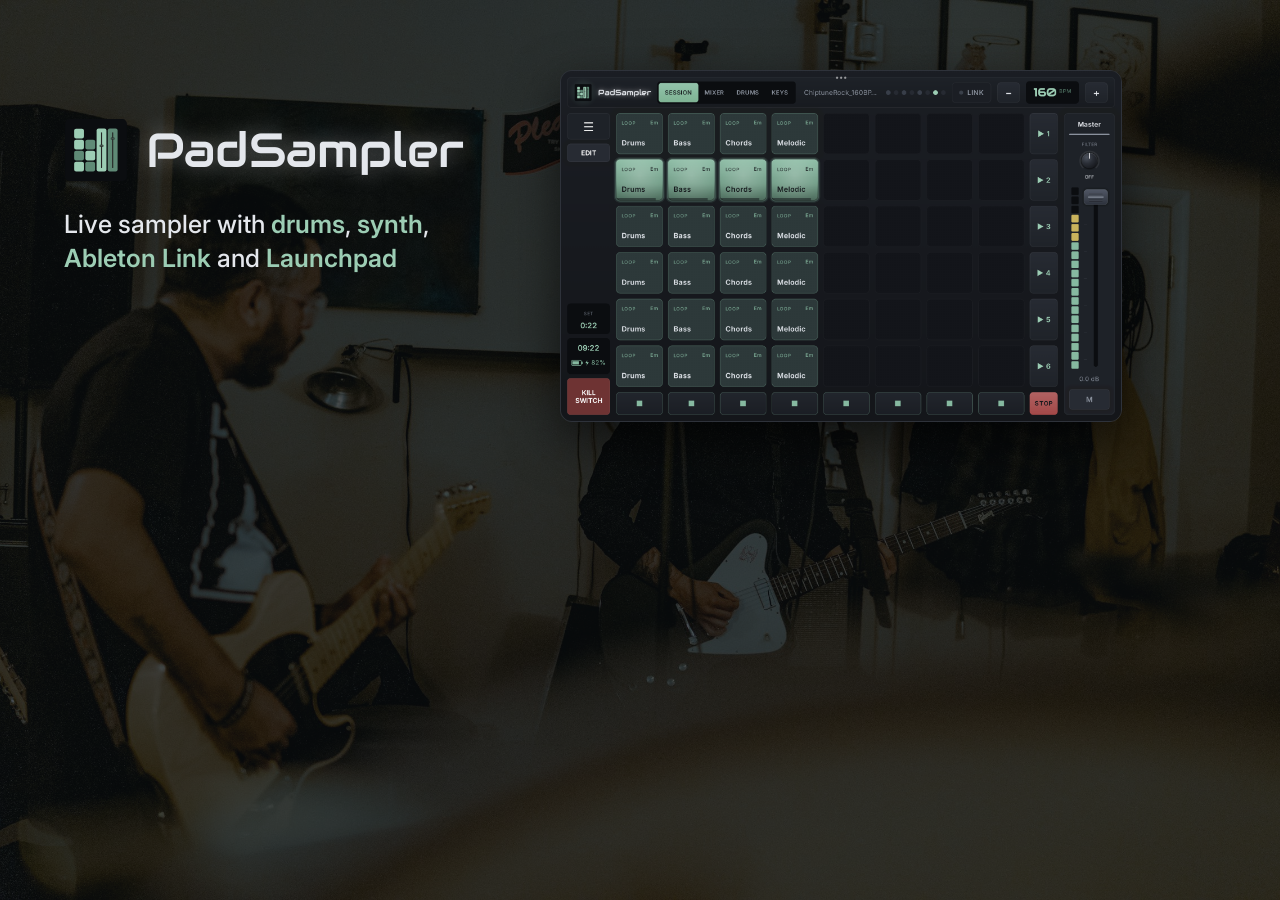
<file: docs/play-store/feature.html>
﻿<!doctype html><html><head><style>
@font-face{font-family:Audiowide;src:url("../../website/fonts/Audiowide-Regular.ttf")}
@font-face{font-family:Inter;src:url("../../website/fonts/Inter-Variable.ttf");font-weight:100 900}
html,body{margin:0;width:1024px;height:500px;overflow:hidden;background:#14161a}
.bg{position:absolute;inset:0;background:url("../../website/images/rehearsal.jpg") center 35%/cover}
.bg::after{content:"";position:absolute;inset:0;background:rgba(11,13,16,.70)}
.text{position:absolute;left:64px;top:118px;width:440px;color:#e4e7ec;font-family:Inter}
.logo{display:flex;align-items:center;gap:18px}
.logo img{width:64px;height:64px}
h1{font-family:Audiowide;font-weight:400;font-size:48px;margin:0;text-shadow:0 0 22px rgba(255,255,255,.35)}
p{font-size:25px;line-height:1.35;margin:26px 0 0;font-weight:500}
p b{color:#9ccdb4;font-weight:600}
.shot{position:absolute;left:560px;top:70px;width:560px;border-radius:12px;border:1px solid #2e323a;box-shadow:0 18px 50px rgba(0,0,0,.6)}
</style></head><body><div class="bg"></div>
<div class="text"><div class="logo"><img src="../../website/logo.svg"><h1>PadSampler</h1></div>
<p>Live sampler with <b>drums</b>, <b>synth</b>, <b>Ableton Link</b> and <b>Launchpad</b></p></div>
<img class="shot" src="../../website/images/session.png"></body></html>
</file>
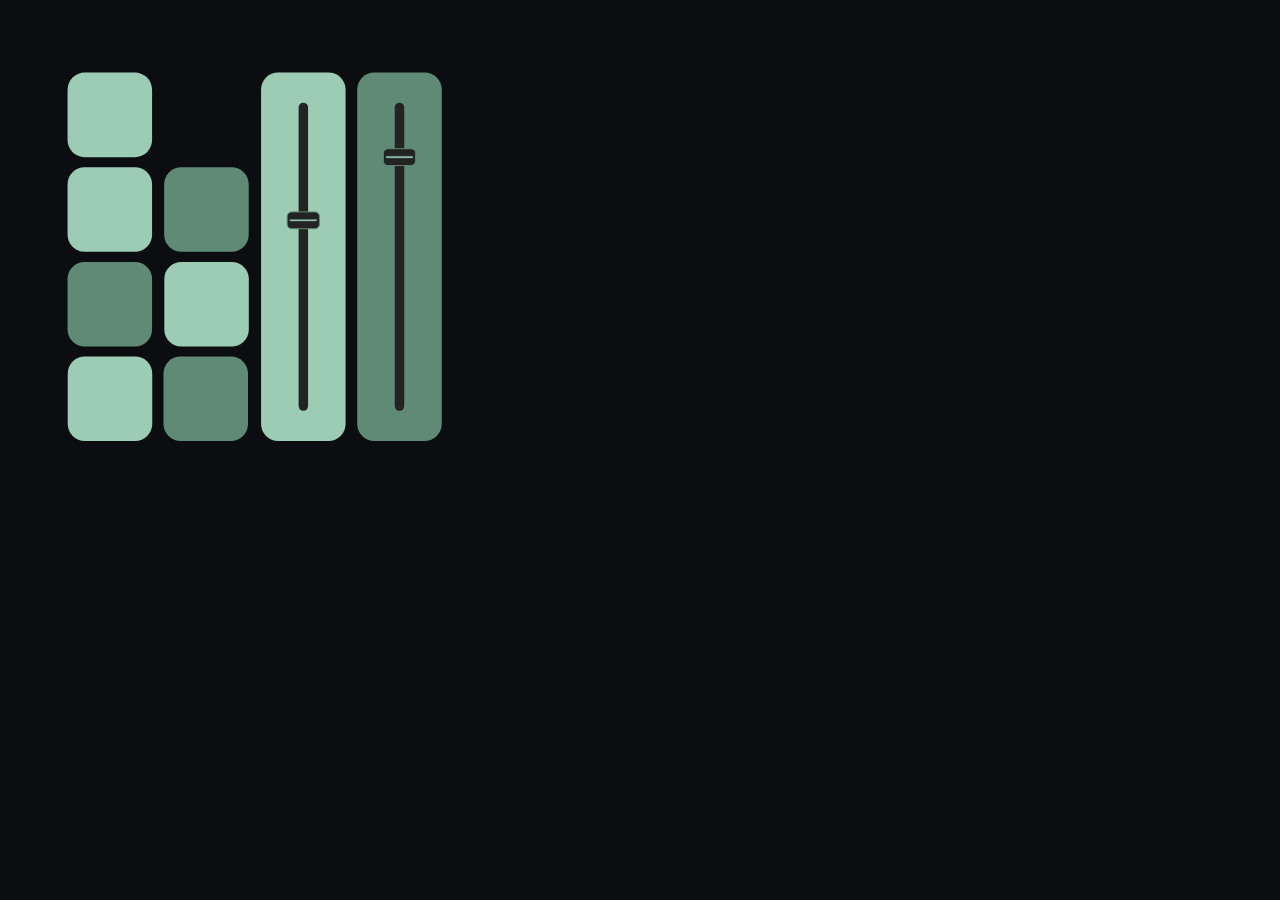
<file: docs/play-store/icon.html>
﻿<!doctype html><html><head><style>html,body{margin:0;width:512px;height:512px;background:#0b0d10;overflow:hidden}svg{display:block}</style></head><body>
<svg xmlns="http://www.w3.org/2000/svg" width="512" height="512" viewBox="40 45 1040 1020">
<path fill="#9ccdb4" d="M211.92,374.84H314.23A34.7,34.7 0 0 1 348.93,409.54V511.85A34.7,34.7 0 0 1 314.23,546.55H211.92A34.7,34.7 0 0 1 177.22,511.85V409.54A34.7,34.7 0 0 1 211.92,374.84Z"/>
<path fill="#5f8a76" d="M408.16,374.84H510.47A34.7,34.7 0 0 1 545.17,409.54V511.85A34.7,34.7 0 0 1 510.47,546.55H408.16A34.7,34.7 0 0 1 373.46,511.85V409.54A34.7,34.7 0 0 1 408.16,374.84Z"/>
<path fill="#9ccdb4" d="M211.92,182.48H314.23A34.7,34.7 0 0 1 348.93,217.18V319.49A34.7,34.7 0 0 1 314.23,354.19H211.92A34.7,34.7 0 0 1 177.22,319.49V217.18A34.7,34.7 0 0 1 211.92,182.48Z"/>
<path fill="#5f8a76" d="M211.92,567.06H314.23A34.7,34.7 0 0 1 348.93,601.76V704.07A34.7,34.7 0 0 1 314.23,738.77H211.92A34.7,34.7 0 0 1 177.22,704.07V601.76A34.7,34.7 0 0 1 211.92,567.06Z"/>
<path fill="#9ccdb4" d="M212.25,759.29H314.56A34.7,34.7 0 0 1 349.26,793.99V896.30A34.7,34.7 0 0 1 314.56,931.00H212.25A34.7,34.7 0 0 1 177.55,896.30V793.99A34.7,34.7 0 0 1 212.25,759.29Z"/>
<path fill="#9ccdb4" d="M408.43,567.06H510.74A34.7,34.7 0 0 1 545.44,601.76V704.07A34.7,34.7 0 0 1 510.74,738.77H408.43A34.7,34.7 0 0 1 373.73,704.07V601.76A34.7,34.7 0 0 1 408.43,567.06Z"/>
<path fill="#5f8a76" d="M406.76,759.29H509.07A34.7,34.7 0 0 1 543.77,793.99V896.30A34.7,34.7 0 0 1 509.07,931.00H406.76A34.7,34.7 0 0 1 372.06,896.30V793.99A34.7,34.7 0 0 1 406.76,759.29Z"/>
<path fill="#9ccdb4" d="M604.99,182.16H707.30A34.7,34.7 0 0 1 742.00,216.86V896.16A34.7,34.7 0 0 1 707.30,930.86H604.99A34.7,34.7 0 0 1 570.29,896.16V216.86A34.7,34.7 0 0 1 604.99,182.16Z"/>
<path fill="#232323" d="M656.14,243.54H656.14A9.62,9.62 0 0 1 665.76,253.16V859.85A9.62,9.62 0 0 1 656.14,869.47H656.14A9.62,9.62 0 0 1 646.52,859.85V253.16A9.62,9.62 0 0 1 656.14,243.54Z"/>
<path fill="#232323" stroke="#5f8a76" stroke-width="2" d="M632.66,465.43H679.62A9.37,9.37 0 0 1 688.99,474.80V490.25A9.37,9.37 0 0 1 679.62,499.62H632.66A9.37,9.37 0 0 1 623.29,490.25V474.80A9.37,9.37 0 0 1 632.66,465.43Z"/>
<path fill="#9ccdb4" stroke="#5f8a76" stroke-width="1" d="M630.30,480.94H681.99A1.59,1.59 0 0 1 683.58,482.53V482.53A1.59,1.59 0 0 1 681.99,484.12H630.30A1.59,1.59 0 0 1 628.71,482.53V482.53A1.59,1.59 0 0 1 630.30,480.94Z"/>
<path fill="#5f8a76" d="M800.30,182.16H902.61A34.7,34.7 0 0 1 937.31,216.86V896.16A34.7,34.7 0 0 1 902.61,930.86H800.30A34.7,34.7 0 0 1 765.60,896.16V216.86A34.7,34.7 0 0 1 800.30,182.16Z"/>
<path fill="#232323" d="M851.45,243.54H851.45A9.62,9.62 0 0 1 861.07,253.16V859.85A9.62,9.62 0 0 1 851.45,869.47H851.45A9.62,9.62 0 0 1 841.83,859.85V253.16A9.62,9.62 0 0 1 851.45,243.54Z"/>
<path fill="#232323" stroke="#5f8a76" stroke-width="2" d="M827.97,337.08H874.93A9.37,9.37 0 0 1 884.30,346.45V361.90A9.37,9.37 0 0 1 874.93,371.27H827.97A9.37,9.37 0 0 1 818.60,361.90V346.45A9.37,9.37 0 0 1 827.97,337.08Z"/>
<path fill="#9ccdb4" stroke="#5f8a76" stroke-width="1" d="M825.61,352.59H877.30A1.59,1.59 0 0 1 878.89,354.18V354.18A1.59,1.59 0 0 1 877.30,355.77H825.61A1.59,1.59 0 0 1 824.02,354.18V354.18A1.59,1.59 0 0 1 825.61,352.59Z"/>
</svg></body></html>
</file>
<file: website/style.css>
/* PadSampler website. Same look as the app: dark panels, mint accent, Audiowide + Inter. */
@font-face { font-family: "Audiowide"; src: url("fonts/Audiowide-Regular.ttf") format("truetype"); font-display: swap; }
@font-face { font-family: "Inter"; src: url("fonts/Inter-Variable.ttf") format("truetype"); font-weight: 100 900; font-display: swap; }

:root {
  --bg: #14161a;
  --bg-top: #1b1e24;
  --panel: #1e2228;
  --panel-2: #181b20;
  --border: #2e323a;
  --lcd: #0b0d10;
  --text: #e4e7ec;
  --dim: #8a919d;
  --faint: #646b76;
  --accent: #86b9a0;
  --accent-bright: #9ccdb4;
  --accent-dim: #5f8a76;
  --ink: #14171b;
  --red: #a34848;
  --yellow: #c9b35c;
  --radius: 10px;
  --max: 1120px;
}

* { box-sizing: border-box; }
html { scroll-behavior: smooth; -webkit-text-size-adjust: 100%; }
body {
  margin: 0;
  background: var(--bg);
  color: var(--text);
  font: 16px/1.6 "Inter", system-ui, -apple-system, "Segoe UI", Roboto, sans-serif;
}
img { max-width: 100%; height: auto; display: block; }
a { color: var(--accent-bright); text-decoration: none; }
a:hover { text-decoration: underline; }
code, kbd { font-family: ui-monospace, "Cascadia Mono", Consolas, monospace; font-size: .9em; }
code { background: var(--lcd); border: 1px solid var(--border); border-radius: 4px; padding: 1px 5px; }
kbd { background: var(--panel); border: 1px solid var(--border); border-bottom-width: 2px; border-radius: 4px; padding: 0 5px; }
h1, h2, h3 { line-height: 1.25; }
h2 { font-size: 1.6rem; margin: 2.2em 0 .6em; }
h3 { font-size: 1.15rem; margin: 1.8em 0 .4em; color: var(--accent-bright); }
.wrap { max-width: var(--max); margin: 0 auto; padding: 0 16px; }

/* ---------- header ---------- */
.site-header {
  position: sticky; top: 0; z-index: 10;
  background: rgba(24, 27, 32, .92);
  backdrop-filter: blur(8px);
  border-bottom: 1px solid var(--border);
}
.site-header .wrap { display: flex; align-items: center; gap: 16px; min-height: 64px; flex-wrap: wrap; }
.brand { display: flex; align-items: center; gap: 10px; color: var(--text); }
.brand:hover { text-decoration: none; }
.brand img { width: 36px; height: 36px; }
.brand span, .logo-text {
  font-family: "Audiowide", sans-serif; font-size: 1.35rem; letter-spacing: .5px;
  text-shadow: 0 0 14px rgba(255, 255, 255, .35);
}
.nav { display: flex; gap: 4px; margin-left: auto; flex-wrap: wrap; background: var(--lcd); padding: 4px; border-radius: 10px; }
.nav a {
  color: var(--dim); font-weight: 600; font-size: .85rem; letter-spacing: 1px; text-transform: uppercase;
  padding: 7px 12px; border-radius: 7px;
}
.nav a:hover { color: var(--text); text-decoration: none; }
.nav a.active { background: var(--accent); color: var(--ink); }

/* ---------- buttons ---------- */
.btn {
  display: inline-flex; align-items: center; gap: 10px;
  padding: 13px 22px; border-radius: var(--radius);
  font-weight: 700; letter-spacing: .5px;
  background: var(--panel); color: var(--text); border: 1px solid var(--border);
  box-shadow: 0 4px 16px rgba(0, 0, 0, .35);
}
.btn:hover { text-decoration: none; border-color: var(--accent-dim); }
.btn.primary { background: var(--accent); color: var(--ink); border-color: var(--accent); box-shadow: 0 0 18px rgba(134, 185, 160, .25); }
.btn.primary:hover { background: var(--accent-bright); }
.btn.disabled { opacity: .55; pointer-events: none; }
.btn small { display: block; font-weight: 500; font-size: .75rem; letter-spacing: 0; opacity: .8; }
.btns { display: flex; gap: 12px; flex-wrap: wrap; }

/* ---------- hero ---------- */
.hero { text-align: center; }
.hero h1 { font-family: "Audiowide", sans-serif; font-weight: 400; font-size: clamp(2.2rem, 7vw, 4rem); margin: 0; text-shadow: 0 0 24px rgba(255, 255, 255, .3); }
.hero .tagline { font-size: clamp(1.1rem, 2.6vw, 1.4rem); color: var(--text); margin: 10px auto 6px; max-width: 760px; }
.hero .sub { color: var(--dim); max-width: 720px; margin: 0 auto 28px; }
.hero .btns { justify-content: center; }
.hero .note { color: var(--faint); font-size: .85rem; margin-top: 14px; }
.shot {
  margin: 40px auto 0; border-radius: 14px; overflow: hidden;
  border: 1px solid var(--border); box-shadow: 0 20px 60px rgba(0, 0, 0, .55);
}

/* ---------- panels / grid ---------- */
.section { padding: 32px 0; }
.section > .wrap > h2:first-child { margin-top: 0; }
.lead { color: var(--dim); max-width: 760px; }
.grid { display: grid; gap: 16px; grid-template-columns: repeat(auto-fit, minmax(260px, 1fr)); }
.panel {
  background: var(--panel); border: 1px solid var(--border); border-radius: 12px;
  padding: 20px 22px; box-shadow: 0 6px 24px rgba(0, 0, 0, .25);
}
.panel h3 { margin-top: 0; }
.panel p:last-child, .panel ul:last-child { margin-bottom: 0; }
.panel ul { padding-left: 1.1em; color: var(--dim); }
.panel li { margin: .25em 0; }
.label { font-size: .75rem; letter-spacing: 1.5px; color: var(--faint); font-weight: 600; text-transform: uppercase; }

.feature { display: grid; gap: 28px; align-items: center; grid-template-columns: 1fr 1.4fr; margin: 48px 0; }
.feature.rev { grid-template-columns: 1.4fr 1fr; }
.feature.rev .text { order: 2; }
.feature img { border-radius: 12px; border: 1px solid var(--border); box-shadow: 0 12px 40px rgba(0, 0, 0, .45); }
.feature h3 { margin-top: 0; font-size: 1.5rem; }
.feature ul { color: var(--dim); padding-left: 1.1em; }
@media (max-width: 820px) {
  .feature, .feature.rev { grid-template-columns: 1fr; }
  .feature.rev .text { order: 0; }
}

/* ---------- docs (manual) ---------- */
.docs { display: grid; grid-template-columns: 240px 1fr; gap: 40px; padding-top: 32px; padding-bottom: 64px; }
.toc { position: sticky; top: 84px; align-self: start; max-height: calc(100vh - 100px); overflow: auto; font-size: .9rem; }
.toc ol { list-style: none; padding: 0; margin: 0; }
.toc a { display: block; color: var(--dim); padding: 4px 10px; border-left: 2px solid var(--border); }
.toc a:hover { color: var(--text); border-left-color: var(--accent); text-decoration: none; }
.toc .lang { margin-top: 18px; padding-left: 12px; }
.doc { min-width: 0; }
.doc h1 { font-size: 2.2rem; margin: 0 0 .2em; }
.doc h2 { padding-top: 12px; border-top: 1px solid var(--border); scroll-margin-top: 80px; }
.doc h3 { scroll-margin-top: 80px; }
.doc ul, .doc ol { padding-left: 1.3em; }
.doc li { margin: .3em 0; }
.doc figure { margin: 20px 0; }
.doc figure img { border-radius: 10px; border: 1px solid var(--border); }
.doc figcaption { color: var(--faint); font-size: .85rem; margin-top: 6px; }
.tip { border-left: 3px solid var(--accent); background: var(--panel-2); padding: 12px 16px; border-radius: 0 8px 8px 0; margin: 16px 0; }
.warn { border-left-color: var(--yellow); }
.table-wrap { overflow-x: auto; }
table { border-collapse: collapse; width: 100%; margin: 14px 0; font-size: .95rem; }
th, td { text-align: left; padding: 8px 12px; border-bottom: 1px solid var(--border); vertical-align: top; }
th { color: var(--faint); font-size: .75rem; letter-spacing: 1px; text-transform: uppercase; }
@media (max-width: 860px) {
  .docs { grid-template-columns: 1fr; gap: 16px; }
  .toc { position: static; max-height: none; background: var(--panel); border: 1px solid var(--border); border-radius: 12px; padding: 14px; }
}

/* ---------- plain pages ---------- */
.page { padding-top: 40px; padding-bottom: 64px; max-width: 820px; }
.page h1 { font-size: 2.2rem; margin: 0 0 .3em; }
.muted { color: var(--dim); }
pre { background: var(--lcd); border: 1px solid var(--border); border-radius: 8px; padding: 12px 14px; overflow-x: auto; }
pre code { background: none; border: 0; padding: 0; }

/* ---------- footer ---------- */
.site-footer { border-top: 1px solid var(--border); background: var(--panel-2); color: var(--faint); font-size: .85rem; padding: 28px 0; margin-top: 40px; }
.site-footer .wrap { display: flex; gap: 12px 24px; flex-wrap: wrap; justify-content: space-between; }
.site-footer a { color: var(--dim); }
.site-footer nav { display: flex; gap: 16px; flex-wrap: wrap; }
.site-footer p { margin: 0; }
.site-footer .tm { flex-basis: 100%; font-size: .78rem; }

/* ---------- narrow screens (phones) ---------- */
.btn { flex-wrap: wrap; max-width: 100%; }
.feature.solo { grid-template-columns: 1fr; max-width: 760px; }
@media (max-width: 600px) {
  .site-header .wrap { gap: 8px; padding-top: 8px; padding-bottom: 8px; }
  .nav { margin-left: 0; width: 100%; flex-wrap: nowrap; overflow-x: auto; justify-content: space-between; }
  .nav a { padding: 7px 10px; font-size: .8rem; white-space: nowrap; }
  .hero { padding-top: 36px; }
  .hero .btns .btn { width: 100%; justify-content: center; text-align: center; }
  .shot { margin-top: 28px; border-radius: 8px; }
  h2 { font-size: 1.35rem; }
  .doc h1, .page h1 { font-size: 1.7rem; }
}

/* ---------- hero photo (rehearsal room) edge to edge; the app screenshot overlaps its lower edge ---------- */
.hero { padding: 0 0 24px; }
.hero-photo {
  position: relative;
  background: #0b0d10 url("images/rehearsal.jpg") center 35% / cover no-repeat;
  padding: 72px 0 clamp(110px, 21vw, 290px);
  border-bottom: 1px solid var(--border);
}
.hero-photo::before { content: ""; position: absolute; inset: 0; background: rgba(11, 13, 16, .64); }
.hero-photo .wrap { position: relative; }
.hero-photo .sub { color: #c3c8d0; }
.hero-photo .note { color: var(--dim); }
.hero-photo .tagline, .hero-photo .sub { text-shadow: 0 1px 12px rgba(0, 0, 0, .7); }
.hero .shot { position: relative; margin-top: calc(-1 * clamp(80px, 17vw, 240px)); }
@media (max-width: 600px) { .hero-photo { padding-top: 40px; } }

/* ---------- support (PayPal) ---------- */
.support {
  margin-top: 28px; padding: 18px 22px; border: 1px dashed var(--border); border-radius: 12px;
  display: flex; align-items: center; justify-content: space-between; gap: 16px; flex-wrap: wrap;
}
.support p { margin: 0; flex: 1 1 280px; }
.ico {
  width: 1.25em; height: 1.25em; flex: none; vertical-align: -.25em;
  fill: none; stroke: var(--accent); stroke-width: 1.8; stroke-linecap: round; stroke-linejoin: round;
}

/* 2.0.2: obavještenje o novoj verziji (vrh početne) i "What's new" */
.news {
  display: inline-flex; align-items: center; gap: 10px; max-width: 100%;
  margin: 0 auto 18px; padding: 6px 14px 6px 6px;
  border: 1px solid var(--accent-dim); border-radius: 999px; background: rgba(11, 13, 16, .6);
  color: var(--text); font-size: .9rem; text-align: left;
}
.news:hover { text-decoration: none; border-color: var(--accent); }
.news span {
  flex: none; padding: 2px 10px; border-radius: 999px; background: var(--accent); color: var(--ink);
  font-weight: 700; font-size: .75rem; letter-spacing: .06em; text-transform: uppercase;
}
.whatsnew h2 { margin-top: 0; }
.whatsnew .more { margin-top: 18px; }
</file>
